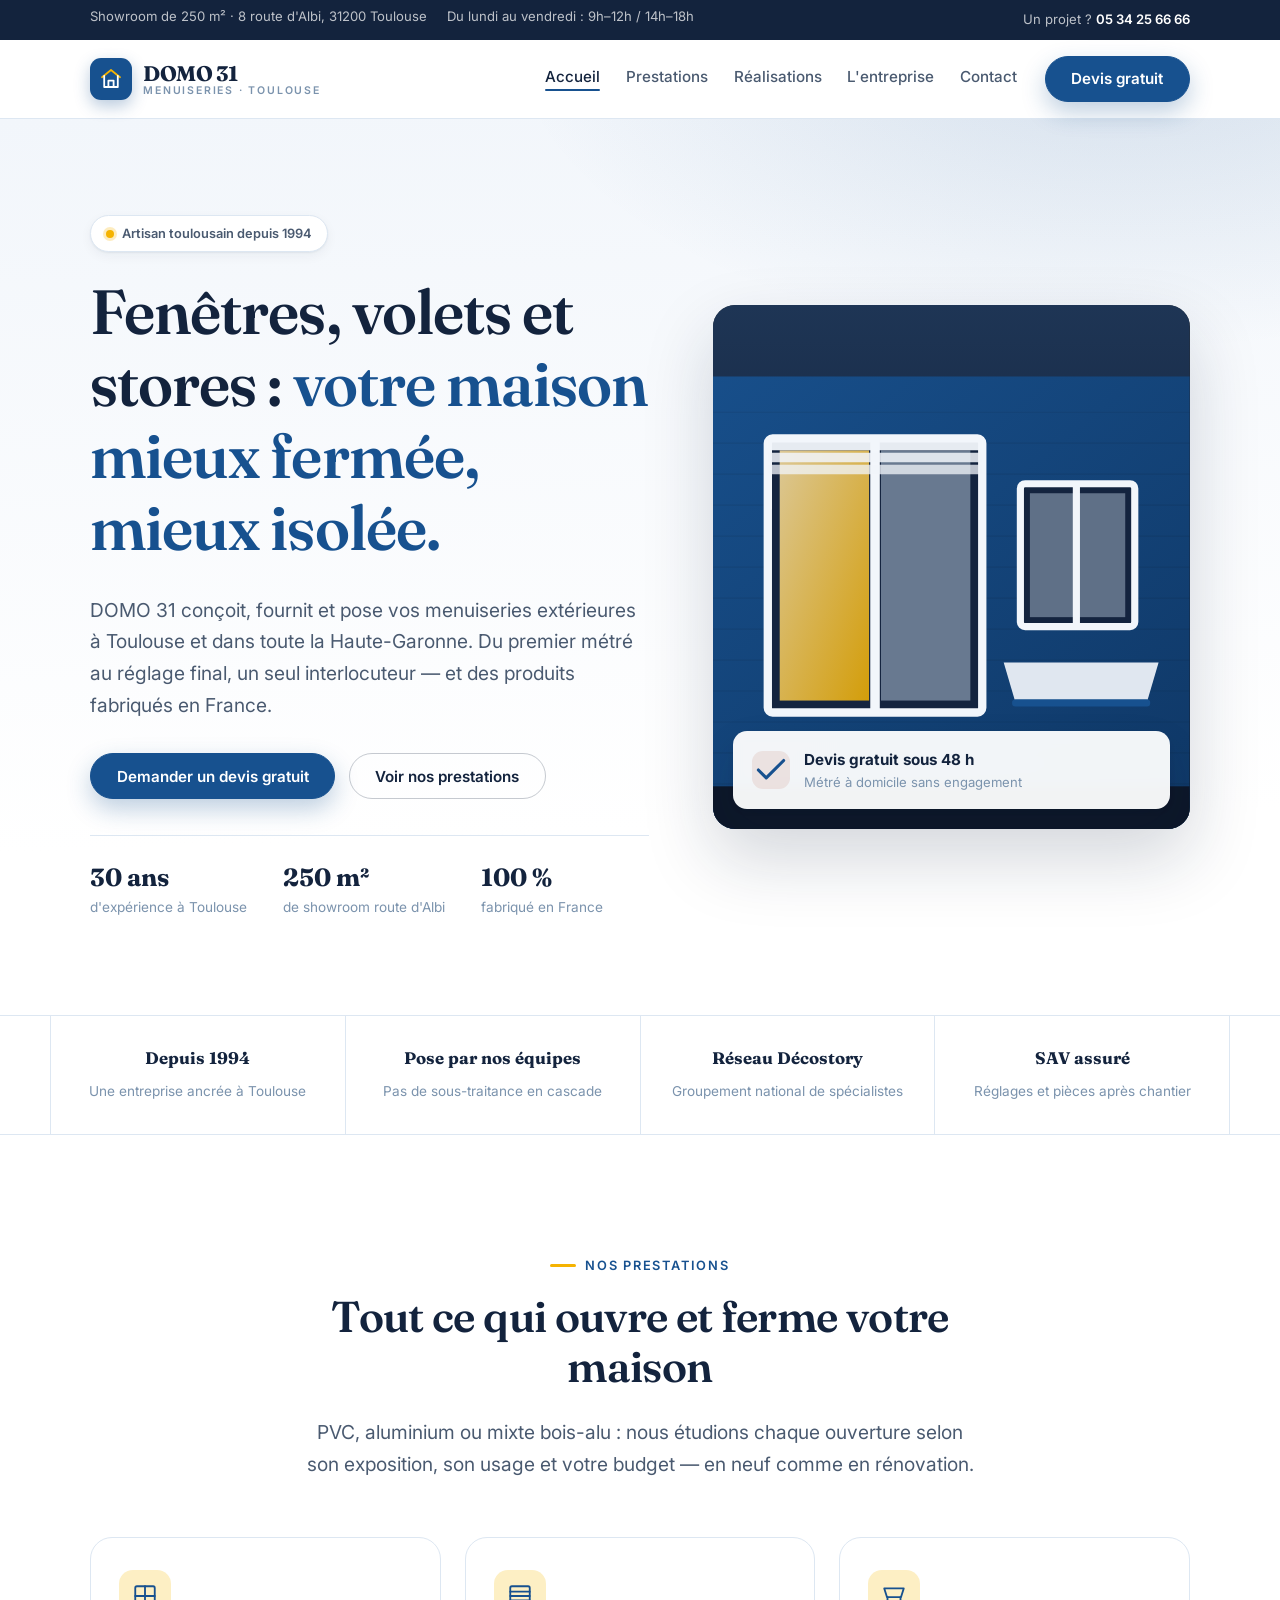
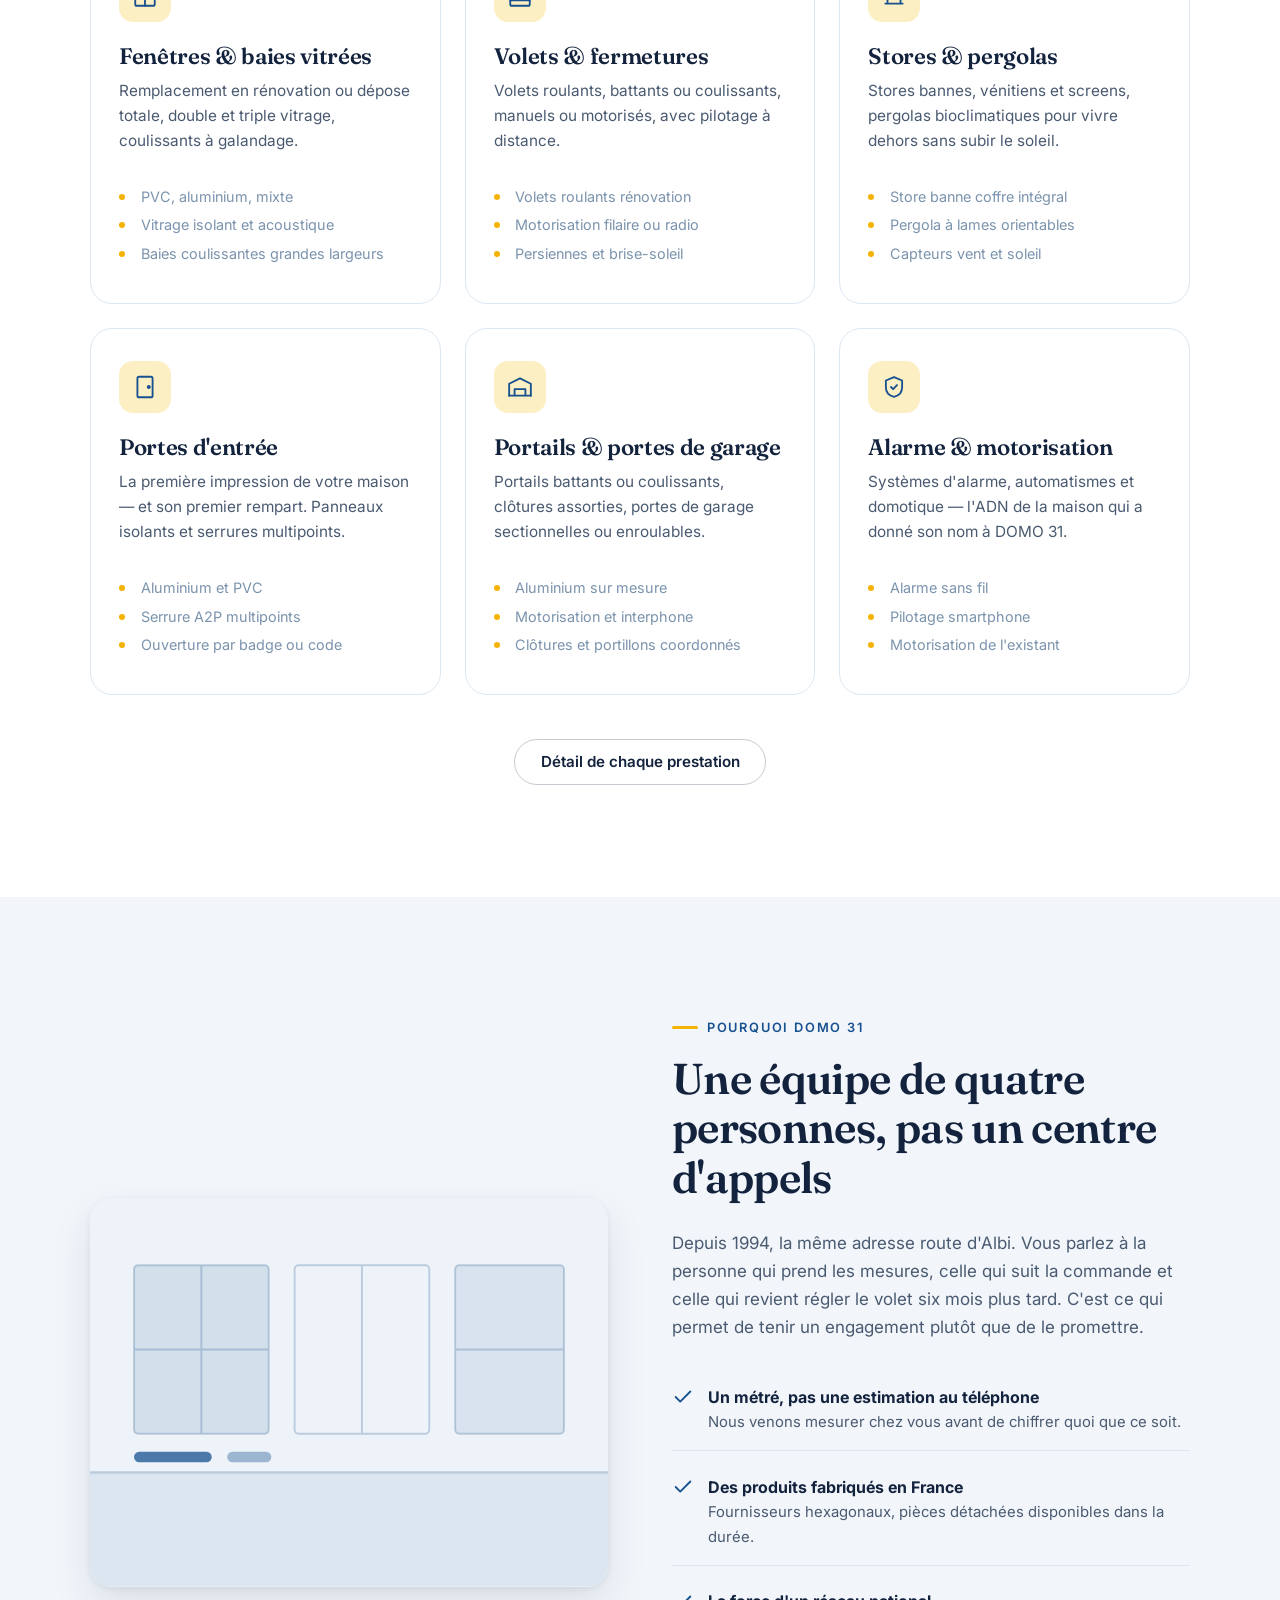
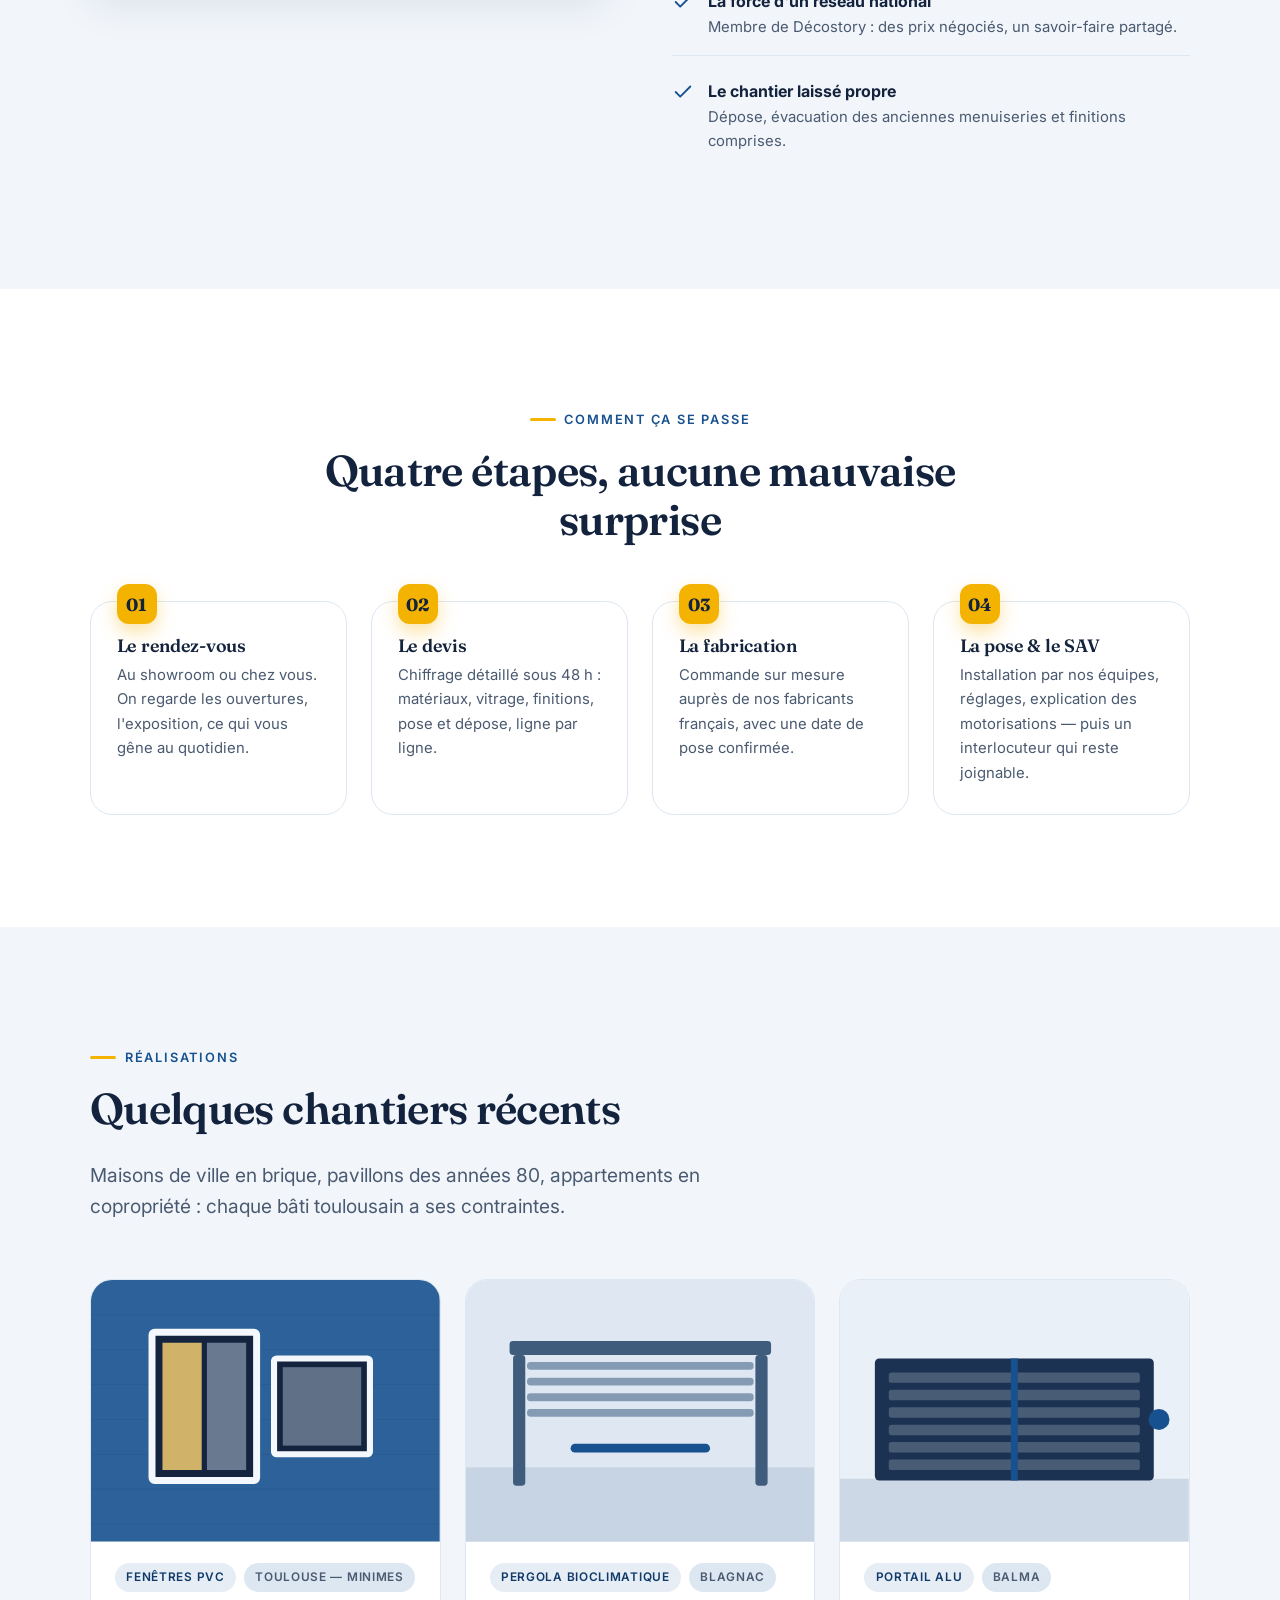
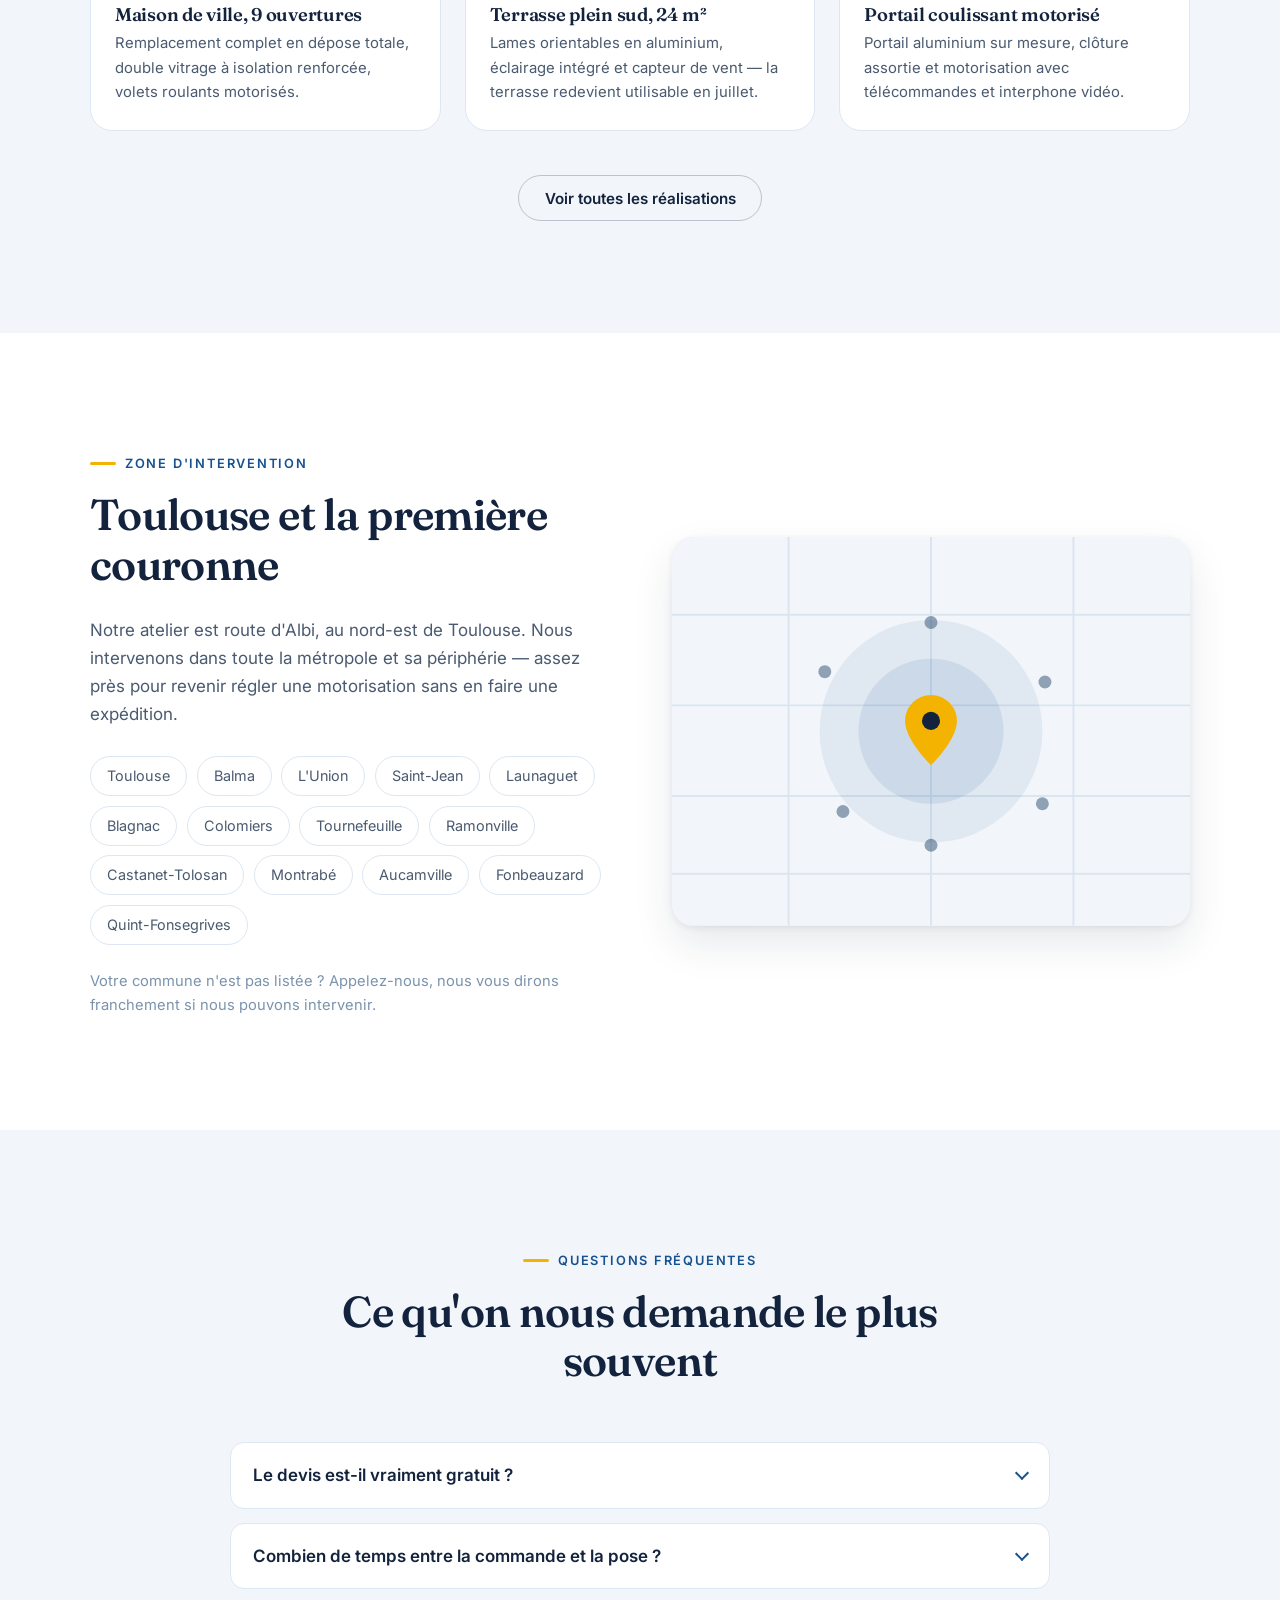
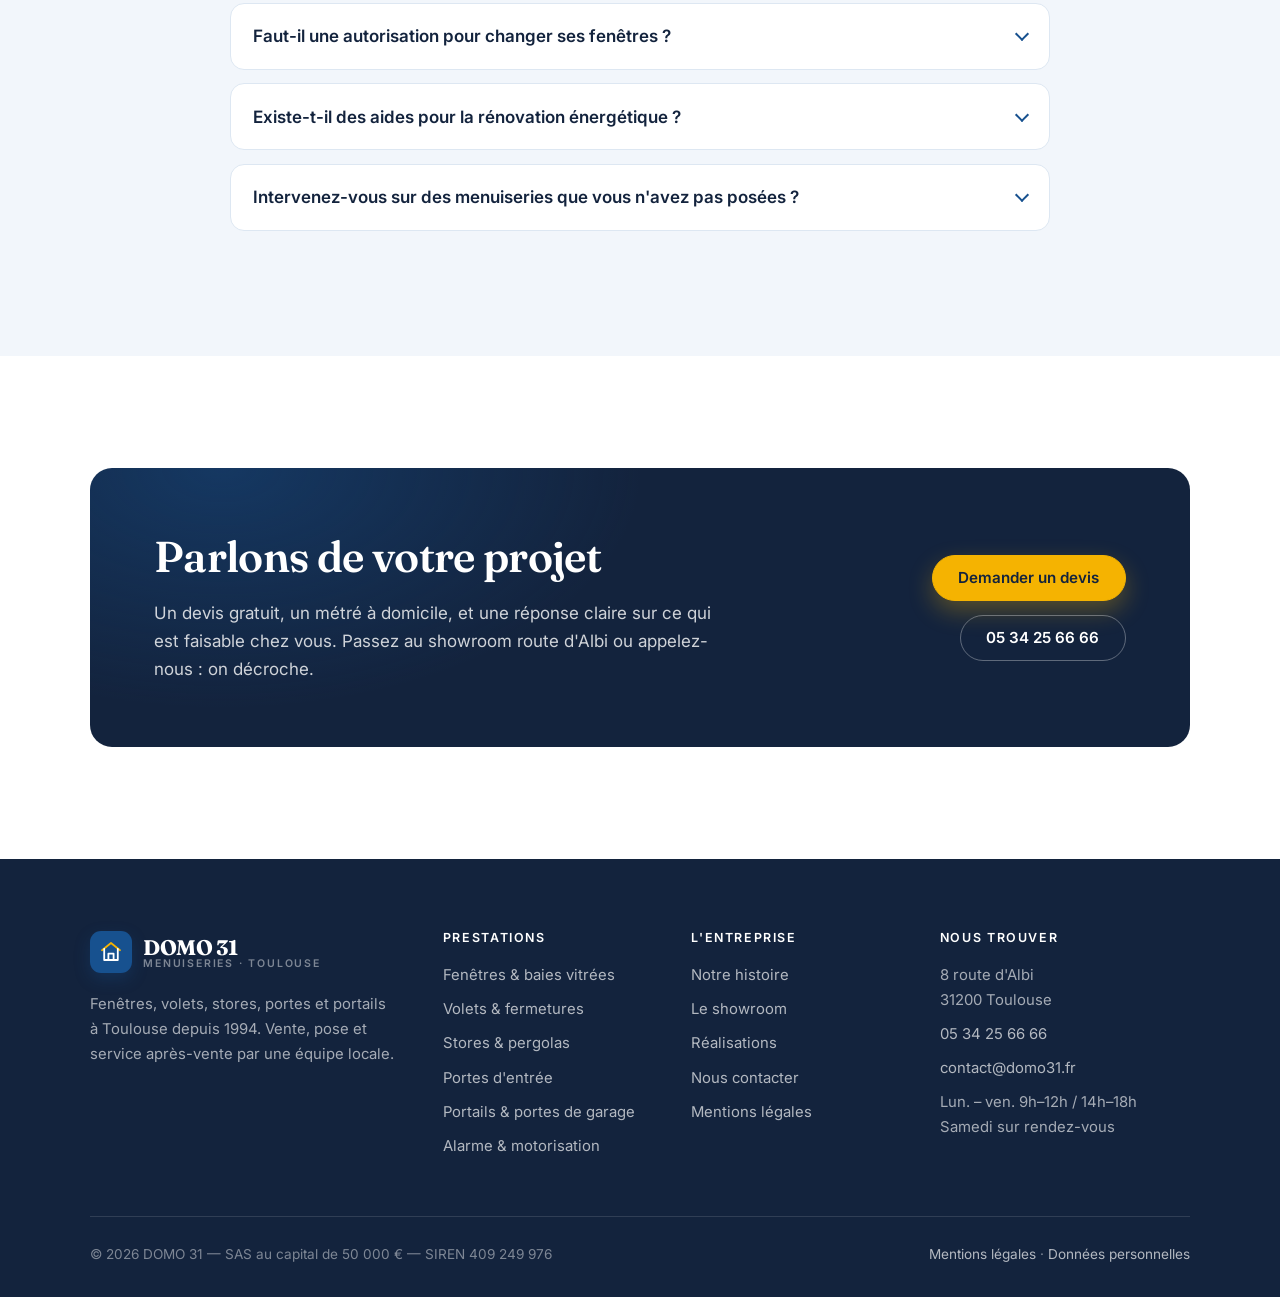
<file: websites/domo31/index.html>
<!DOCTYPE html>
<html lang="fr">
<head>
<meta charset="utf-8">
<meta name="viewport" content="width=device-width, initial-scale=1">
<title>DOMO 31 — Fenêtres, volets, stores et portails à Toulouse</title>
<meta name="description" content="Menuiseries extérieures à Toulouse depuis 1994 : fenêtres PVC et alu, volets, stores, pergolas, portes d'entrée, portails et alarme. Showroom de 250 m², devis gratuit.">
<link rel="canonical" href="https://www.domo31.fr/">
<meta name="theme-color" content="#17518f">
<meta property="og:type" content="website">
<meta property="og:locale" content="fr_FR">
<meta property="og:site_name" content="DOMO 31">
<meta property="og:title" content="DOMO 31 — Fenêtres, volets, stores et portails à Toulouse">
<meta property="og:description" content="Menuiseries extérieures à Toulouse depuis 1994 : fenêtres PVC et alu, volets, stores, pergolas, portes d'entrée, portails et alarme. Showroom de 250 m², devis gratuit.">
<meta property="og:url" content="https://www.domo31.fr/">
<link rel="icon" href="assets/img/favicon.svg" type="image/svg+xml">
<link rel="preconnect" href="https://fonts.googleapis.com">
<link rel="preconnect" href="https://fonts.gstatic.com" crossorigin>
<link href="https://fonts.googleapis.com/css2?family=Fraunces:opsz,wght@9..144,500;9..144,600;9..144,700&family=Inter:wght@400;500;600;700&display=swap" rel="stylesheet">
<link rel="stylesheet" href="assets/css/style.css">
</head>
<body>

<a class="visuellement-cache" href="#contenu">Aller au contenu principal</a>

<div class="bandeau-info">
  <div class="conteneur">
    <ul class="bandeau-info__liste" style="list-style:none;margin:0;padding:0">
      <li>Showroom de 250 m² &middot; 8 route d'Albi, 31200 Toulouse</li>
      <li>Du lundi au vendredi&nbsp;: 9h–12h / 14h–18h</li>
    </ul>
    <p style="margin:0">Un projet&nbsp;? <a href="tel:+33534256666">05 34 25 66 66</a></p>
  </div>
</div>

<header class="entete">
  <div class="conteneur">
    <a class="logo" href="index.html" aria-label="DOMO 31 — accueil">
      <span class="logo__marque" aria-hidden="true">
        <svg width="24" height="24" viewBox="0 0 24 24" fill="none" stroke="#fff" stroke-width="1.8" stroke-linecap="round" stroke-linejoin="round">
          <path d="M3 10.2 12 3l9 7.2" stroke="#f5b301"/><path d="M5.2 9v11h13.6V9"/><path d="M9.4 20v-6.4h5.2V20"/>
        </svg>
      </span>
      <span class="logo__texte">
        <span class="logo__nom">DOMO 31</span>
        <span class="logo__baseline">Menuiseries &middot; Toulouse</span>
      </span>
    </a>

    <button class="burger" type="button" data-burger aria-expanded="false" aria-controls="navigation-principale" aria-label="Ouvrir le menu">
      <span class="burger__barres" aria-hidden="true"></span>
    </button>

    <nav class="nav" id="navigation-principale" data-nav aria-label="Navigation principale">
      <ul class="nav__liste">
        <li><a class="nav__lien" href="index.html" aria-current="page">Accueil</a></li>
        <li><a class="nav__lien" href="prestations.html">Prestations</a></li>
        <li><a class="nav__lien" href="realisations.html">Réalisations</a></li>
        <li><a class="nav__lien" href="entreprise.html">L'entreprise</a></li>
        <li><a class="nav__lien" href="contact.html">Contact</a></li>
      </ul>
      <a class="btn btn--primaire" href="contact.html">Devis gratuit</a>
    </nav>
  </div>
</header>

<main id="contenu">
<section class="hero">
  <div class="conteneur">
    <div class="hero__texte">
      <p class="hero__badge"><span class="point" aria-hidden="true"></span> Artisan toulousain depuis 1994</p>
      <h1>Fenêtres, volets et stores&nbsp;: <em>votre maison mieux fermée, mieux isolée.</em></h1>
      <p class="chapeau">DOMO 31 conçoit, fournit et pose vos menuiseries extérieures à Toulouse et dans toute la Haute-Garonne. Du premier métré au réglage final, un seul interlocuteur — et des produits fabriqués en France.</p>

      <div class="groupe-btn">
        <a class="btn btn--primaire" href="contact.html">Demander un devis gratuit</a>
        <a class="btn btn--secondaire" href="prestations.html">Voir nos prestations</a>
      </div>

      <ul class="hero__preuves">
        <li><strong>30 ans</strong><span>d'expérience à Toulouse</span></li>
        <li><strong>250 m²</strong><span>de showroom route d'Albi</span></li>
        <li><strong>100 %</strong><span>fabriqué en France</span></li>
      </ul>
    </div>

    <div class="hero__visuel" role="img" aria-label="Illustration d'une façade équipée de menuiseries DOMO 31">
      <svg viewBox="0 0 400 440" preserveAspectRatio="xMidYMid slice" xmlns="http://www.w3.org/2000/svg">
        <defs>
          <linearGradient id="ciel" x1="0" y1="0" x2="0" y2="1">
            <stop offset="0%" stop-color="#1e3555"/><stop offset="100%" stop-color="#0d1729"/>
          </linearGradient>
          <linearGradient id="lumiere" x1="0" y1="0" x2="1" y2="1">
            <stop offset="0%" stop-color="#ffe4a3"/><stop offset="100%" stop-color="#f5b301"/>
          </linearGradient>
          <linearGradient id="facade" x1="0" y1="0" x2="1" y2="1">
            <stop offset="0%" stop-color="#17518f"/><stop offset="100%" stop-color="#0f3a6b"/>
          </linearGradient>
        </defs>

        <rect width="400" height="440" fill="url(#ciel)"/>

        <!-- façade -->
        <rect x="0" y="60" width="400" height="380" fill="url(#facade)" opacity=".92"/>
        <g stroke="#000" stroke-opacity=".08" stroke-width="1">
          <path d="M0 90h400M0 116h400M0 142h400M0 168h400M0 194h400M0 220h400M0 246h400M0 272h400M0 298h400M0 324h400M0 350h400M0 376h400M0 402h400"/>
        </g>

        <!-- grande baie vitrée -->
        <rect x="46" y="112" width="180" height="230" rx="4" fill="#14243f" stroke="#f2f6fb" stroke-width="7"/>
        <rect x="56" y="122" width="75" height="210" fill="url(#lumiere)" opacity=".85"/>
        <rect x="141" y="122" width="75" height="210" fill="#cfe0f2" opacity=".45"/>
        <rect x="132" y="112" width="8" height="230" fill="#f2f6fb"/>

        <!-- volet roulant partiellement descendu -->
        <g fill="#f2f6fb" opacity=".95">
          <rect x="46" y="112" width="180" height="10" rx="2"/>
          <rect x="46" y="124" width="180" height="8" rx="2" opacity=".9"/>
          <rect x="46" y="134" width="180" height="8" rx="2" opacity=".8"/>
        </g>

        <!-- fenêtre secondaire -->
        <rect x="258" y="150" width="96" height="120" rx="4" fill="#14243f" stroke="#f2f6fb" stroke-width="6"/>
        <rect x="266" y="158" width="80" height="104" fill="#cfe0f2" opacity=".4"/>
        <rect x="302" y="150" width="6" height="120" fill="#f2f6fb"/>

        <!-- store banne -->
        <path d="M244 300h130l-10 34H254z" fill="#f2f6fb" opacity=".92"/>
        <path d="M254 334h110" stroke="#17518f" stroke-width="6" stroke-linecap="round"/>

        <!-- sol -->
        <rect x="0" y="404" width="400" height="36" fill="#0d1729"/>
      </svg>
      <p class="hero__etiquette">
        <span aria-hidden="true" style="flex:0 0 auto;width:38px;height:38px;border-radius:11px;background:rgba(180,85,60,.12);display:grid;place-items:center">
          <svg width="20" height="20" viewBox="0 0 24 24" fill="none" stroke="#17518f" stroke-width="2" stroke-linecap="round" stroke-linejoin="round"><path d="m20 6-11 11-5-5"/></svg>
        </span>
        <span><strong>Devis gratuit sous 48 h</strong><span>Métré à domicile sans engagement</span></span>
      </p>
    </div>
  </div>
</section>

<section class="confiance">
  <div class="conteneur" style="padding-inline:0">
    <div class="confiance__grille">
      <div class="confiance__item"><strong>Depuis 1994</strong><span>Une entreprise ancrée à Toulouse</span></div>
      <div class="confiance__item"><strong>Pose par nos équipes</strong><span>Pas de sous-traitance en cascade</span></div>
      <div class="confiance__item"><strong>Réseau Décostory</strong><span>Groupement national de spécialistes</span></div>
      <div class="confiance__item"><strong>SAV assuré</strong><span>Réglages et pièces après chantier</span></div>
    </div>
  </div>
</section>

<section class="section">
  <div class="conteneur">
    <div class="entete-section entete-section--centre" data-anim>
      <p class="surtitre">Nos prestations</p>
      <h2>Tout ce qui ouvre et ferme votre maison</h2>
      <p class="chapeau" style="margin-inline:auto">PVC, aluminium ou mixte bois-alu&nbsp;: nous étudions chaque ouverture selon son exposition, son usage et votre budget — en neuf comme en rénovation.</p>
    </div>

    <div class="grille-cartes">
      <article class="carte" data-anim>
        <span class="carte__icone" aria-hidden="true">
          <svg viewBox="0 0 24 24" fill="none" stroke="currentColor" stroke-width="1.7" stroke-linecap="round" stroke-linejoin="round"><rect x="3" y="3" width="18" height="18" rx="1.5"/><path d="M12 3v18M3 12h18"/></svg>
        </span>
        <h3>Fenêtres &amp; baies vitrées</h3>
        <p>Remplacement en rénovation ou dépose totale, double et triple vitrage, coulissants à galandage.</p>
        <ul class="carte__liste"><li>PVC, aluminium, mixte</li><li>Vitrage isolant et acoustique</li><li>Baies coulissantes grandes largeurs</li></ul>
      </article>

      <article class="carte" data-anim>
        <span class="carte__icone" aria-hidden="true">
          <svg viewBox="0 0 24 24" fill="none" stroke="currentColor" stroke-width="1.7" stroke-linecap="round" stroke-linejoin="round"><rect x="3" y="3" width="18" height="18" rx="1.5"/><path d="M3 8h18M3 12h18M3 16h18"/></svg>
        </span>
        <h3>Volets &amp; fermetures</h3>
        <p>Volets roulants, battants ou coulissants, manuels ou motorisés, avec pilotage à distance.</p>
        <ul class="carte__liste"><li>Volets roulants rénovation</li><li>Motorisation filaire ou radio</li><li>Persiennes et brise-soleil</li></ul>
      </article>

      <article class="carte" data-anim>
        <span class="carte__icone" aria-hidden="true">
          <svg viewBox="0 0 24 24" fill="none" stroke="currentColor" stroke-width="1.7" stroke-linecap="round" stroke-linejoin="round"><path d="M3 5h18l-2.5 8H5.5z"/><path d="M6 13v6M18 13v6M4 19h16"/></svg>
        </span>
        <h3>Stores &amp; pergolas</h3>
        <p>Stores bannes, vénitiens et screens, pergolas bioclimatiques pour vivre dehors sans subir le soleil.</p>
        <ul class="carte__liste"><li>Store banne coffre intégral</li><li>Pergola à lames orientables</li><li>Capteurs vent et soleil</li></ul>
      </article>

      <article class="carte" data-anim>
        <span class="carte__icone" aria-hidden="true">
          <svg viewBox="0 0 24 24" fill="none" stroke="currentColor" stroke-width="1.7" stroke-linecap="round" stroke-linejoin="round"><rect x="5" y="2.5" width="14" height="19" rx="1.5"/><circle cx="15.5" cy="12" r="1"/></svg>
        </span>
        <h3>Portes d'entrée</h3>
        <p>La première impression de votre maison — et son premier rempart. Panneaux isolants et serrures multipoints.</p>
        <ul class="carte__liste"><li>Aluminium et PVC</li><li>Serrure A2P multipoints</li><li>Ouverture par badge ou code</li></ul>
      </article>

      <article class="carte" data-anim>
        <span class="carte__icone" aria-hidden="true">
          <svg viewBox="0 0 24 24" fill="none" stroke="currentColor" stroke-width="1.7" stroke-linecap="round" stroke-linejoin="round"><path d="M2 20V9l10-5 10 5v11"/><path d="M2 20h20M7 20v-6h10v6"/></svg>
        </span>
        <h3>Portails &amp; portes de garage</h3>
        <p>Portails battants ou coulissants, clôtures assorties, portes de garage sectionnelles ou enroulables.</p>
        <ul class="carte__liste"><li>Aluminium sur mesure</li><li>Motorisation et interphone</li><li>Clôtures et portillons coordonnés</li></ul>
      </article>

      <article class="carte" data-anim>
        <span class="carte__icone" aria-hidden="true">
          <svg viewBox="0 0 24 24" fill="none" stroke="currentColor" stroke-width="1.7" stroke-linecap="round" stroke-linejoin="round"><path d="M12 2.8 4.5 6v6.2c0 4.6 3.1 7.9 7.5 9 4.4-1.1 7.5-4.4 7.5-9V6z"/><path d="m9.2 12 2 2 3.6-3.8"/></svg>
        </span>
        <h3>Alarme &amp; motorisation</h3>
        <p>Systèmes d'alarme, automatismes et domotique — l'ADN de la maison qui a donné son nom à DOMO 31.</p>
        <ul class="carte__liste"><li>Alarme sans fil</li><li>Pilotage smartphone</li><li>Motorisation de l'existant</li></ul>
      </article>
    </div>

    <div class="groupe-btn" style="justify-content:center;margin-top:2.75rem">
      <a class="btn btn--secondaire" href="prestations.html">Détail de chaque prestation</a>
    </div>
  </div>
</section>

<section class="section section--brume">
  <div class="conteneur">
    <div class="duo">
      <div class="duo__visuel" role="img" aria-label="Illustration de l'atelier et du showroom DOMO 31">
        <svg viewBox="0 0 400 300" preserveAspectRatio="xMidYMid slice" xmlns="http://www.w3.org/2000/svg">
          <rect width="400" height="300" fill="#edf3f9"/>
          <rect x="0" y="212" width="400" height="88" fill="#dce6f1"/>
          <g stroke="#bcccdd" stroke-width="1.5" fill="none">
            <rect x="34" y="52" width="104" height="130" rx="3"/><path d="M86 52v130M34 117h104"/>
            <rect x="158" y="52" width="104" height="130" rx="3"/><path d="M210 52v130"/>
            <rect x="282" y="52" width="84" height="130" rx="3"/><path d="M282 117h84"/>
          </g>
          <rect x="34" y="52" width="104" height="130" rx="3" fill="#17518f" opacity=".12"/>
          <rect x="282" y="52" width="84" height="130" rx="3" fill="#1f5b96" opacity=".1"/>
          <g fill="#17518f" opacity=".75">
            <rect x="34" y="196" width="60" height="8" rx="4"/>
            <rect x="106" y="196" width="34" height="8" rx="4" opacity=".5"/>
          </g>
          <path d="M0 212h400" stroke="#bcccdd" stroke-width="2"/>
        </svg>
      </div>

      <div data-anim>
        <p class="surtitre">Pourquoi DOMO 31</p>
        <h2>Une équipe de quatre personnes, pas un centre d'appels</h2>
        <p>Depuis 1994, la même adresse route d'Albi. Vous parlez à la personne qui prend les mesures, celle qui suit la commande et celle qui revient régler le volet six mois plus tard. C'est ce qui permet de tenir un engagement plutôt que de le promettre.</p>

        <ul class="liste-atouts">
          <li>
            <svg viewBox="0 0 24 24" fill="none" stroke="currentColor" stroke-width="2" stroke-linecap="round" stroke-linejoin="round" aria-hidden="true"><path d="m20 6-11 11-5-5"/></svg>
            <span><strong>Un métré, pas une estimation au téléphone</strong><span>Nous venons mesurer chez vous avant de chiffrer quoi que ce soit.</span></span>
          </li>
          <li>
            <svg viewBox="0 0 24 24" fill="none" stroke="currentColor" stroke-width="2" stroke-linecap="round" stroke-linejoin="round" aria-hidden="true"><path d="m20 6-11 11-5-5"/></svg>
            <span><strong>Des produits fabriqués en France</strong><span>Fournisseurs hexagonaux, pièces détachées disponibles dans la durée.</span></span>
          </li>
          <li>
            <svg viewBox="0 0 24 24" fill="none" stroke="currentColor" stroke-width="2" stroke-linecap="round" stroke-linejoin="round" aria-hidden="true"><path d="m20 6-11 11-5-5"/></svg>
            <span><strong>La force d'un réseau national</strong><span>Membre de Décostory&nbsp;: des prix négociés, un savoir-faire partagé.</span></span>
          </li>
          <li>
            <svg viewBox="0 0 24 24" fill="none" stroke="currentColor" stroke-width="2" stroke-linecap="round" stroke-linejoin="round" aria-hidden="true"><path d="m20 6-11 11-5-5"/></svg>
            <span><strong>Le chantier laissé propre</strong><span>Dépose, évacuation des anciennes menuiseries et finitions comprises.</span></span>
          </li>
        </ul>
      </div>
    </div>
  </div>
</section>

<section class="section">
  <div class="conteneur">
    <div class="entete-section entete-section--centre" data-anim>
      <p class="surtitre">Comment ça se passe</p>
      <h2>Quatre étapes, aucune mauvaise surprise</h2>
    </div>

    <div class="etapes">
      <article class="etape" data-anim>
        <h3>Le rendez-vous</h3>
        <p>Au showroom ou chez vous. On regarde les ouvertures, l'exposition, ce qui vous gêne au quotidien.</p>
      </article>
      <article class="etape" data-anim>
        <h3>Le devis</h3>
        <p>Chiffrage détaillé sous 48 h&nbsp;: matériaux, vitrage, finitions, pose et dépose, ligne par ligne.</p>
      </article>
      <article class="etape" data-anim>
        <h3>La fabrication</h3>
        <p>Commande sur mesure auprès de nos fabricants français, avec une date de pose confirmée.</p>
      </article>
      <article class="etape" data-anim>
        <h3>La pose &amp; le SAV</h3>
        <p>Installation par nos équipes, réglages, explication des motorisations — puis un interlocuteur qui reste joignable.</p>
      </article>
    </div>
  </div>
</section>

<section class="section section--brume">
  <div class="conteneur">
    <div class="entete-section" data-anim>
      <p class="surtitre">Réalisations</p>
      <h2>Quelques chantiers récents</h2>
      <p class="chapeau">Maisons de ville en brique, pavillons des années 80, appartements en copropriété&nbsp;: chaque bâti toulousain a ses contraintes.</p>
    </div>

    <div class="galerie">
      <article class="realisation" data-anim>
        <div class="realisation__visuel" role="img" aria-label="Rénovation de fenêtres dans une maison toulousaine">
          <svg viewBox="0 0 400 300" preserveAspectRatio="xMidYMid slice" xmlns="http://www.w3.org/2000/svg">
            <rect width="400" height="300" fill="#17518f" opacity=".9"/>
            <g stroke="#000" stroke-opacity=".07"><path d="M0 40h400M0 80h400M0 120h400M0 160h400M0 200h400M0 240h400M0 280h400"/></g>
            <rect x="70" y="60" width="120" height="170" rx="3" fill="#14243f" stroke="#f4f8fc" stroke-width="8"/>
            <rect x="82" y="72" width="45" height="146" fill="#ffd873" opacity=".8"/>
            <rect x="133" y="72" width="45" height="146" fill="#cfe0f2" opacity=".45"/>
            <rect x="210" y="90" width="110" height="110" rx="3" fill="#14243f" stroke="#f4f8fc" stroke-width="7"/>
            <rect x="220" y="100" width="90" height="90" fill="#cfe0f2" opacity=".4"/>
          </svg>
        </div>
        <div class="realisation__corps">
          <div class="realisation__meta"><span class="puce">Fenêtres PVC</span><span class="puce puce--neutre">Toulouse — Minimes</span></div>
          <h3>Maison de ville, 9 ouvertures</h3>
          <p>Remplacement complet en dépose totale, double vitrage à isolation renforcée, volets roulants motorisés.</p>
        </div>
      </article>

      <article class="realisation" data-anim>
        <div class="realisation__visuel" role="img" aria-label="Pergola bioclimatique sur une terrasse">
          <svg viewBox="0 0 400 300" preserveAspectRatio="xMidYMid slice" xmlns="http://www.w3.org/2000/svg">
            <rect width="400" height="300" fill="#dfe8f2"/>
            <rect x="0" y="215" width="400" height="85" fill="#c6d4e4"/>
            <g fill="#3f5c7d">
              <rect x="50" y="70" width="300" height="16" rx="4"/>
              <rect x="54" y="86" width="14" height="150" rx="4"/>
              <rect x="332" y="86" width="14" height="150" rx="4"/>
            </g>
            <g fill="#7b93ad" opacity=".9">
              <rect x="70" y="94" width="260" height="9" rx="4"/><rect x="70" y="112" width="260" height="9" rx="4"/>
              <rect x="70" y="130" width="260" height="9" rx="4"/><rect x="70" y="148" width="260" height="9" rx="4"/>
            </g>
            <rect x="120" y="188" width="160" height="10" rx="5" fill="#17518f"/>
          </svg>
        </div>
        <div class="realisation__corps">
          <div class="realisation__meta"><span class="puce">Pergola bioclimatique</span><span class="puce puce--neutre">Blagnac</span></div>
          <h3>Terrasse plein sud, 24 m²</h3>
          <p>Lames orientables en aluminium, éclairage intégré et capteur de vent — la terrasse redevient utilisable en juillet.</p>
        </div>
      </article>

      <article class="realisation" data-anim>
        <div class="realisation__visuel" role="img" aria-label="Portail aluminium coulissant motorisé">
          <svg viewBox="0 0 400 300" preserveAspectRatio="xMidYMid slice" xmlns="http://www.w3.org/2000/svg">
            <rect width="400" height="300" fill="#eaf0f7"/>
            <rect x="0" y="228" width="400" height="72" fill="#ccd8e5"/>
            <rect x="40" y="90" width="320" height="140" rx="5" fill="#1c3252"/>
            <g fill="#eaf0f7" opacity=".22">
              <rect x="56" y="106" width="288" height="12" rx="3"/><rect x="56" y="126" width="288" height="12" rx="3"/>
              <rect x="56" y="146" width="288" height="12" rx="3"/><rect x="56" y="166" width="288" height="12" rx="3"/>
              <rect x="56" y="186" width="288" height="12" rx="3"/><rect x="56" y="206" width="288" height="12" rx="3"/>
            </g>
            <rect x="196" y="90" width="8" height="140" fill="#17518f"/>
            <circle cx="366" cy="160" r="12" fill="#17518f"/>
          </svg>
        </div>
        <div class="realisation__corps">
          <div class="realisation__meta"><span class="puce">Portail alu</span><span class="puce puce--neutre">Balma</span></div>
          <h3>Portail coulissant motorisé</h3>
          <p>Portail aluminium sur mesure, clôture assortie et motorisation avec télécommandes et interphone vidéo.</p>
        </div>
      </article>
    </div>

    <div class="groupe-btn" style="justify-content:center;margin-top:2.75rem">
      <a class="btn btn--secondaire" href="realisations.html">Voir toutes les réalisations</a>
    </div>
  </div>
</section>

<section class="section">
  <div class="conteneur">
    <div class="duo duo--inverse">
      <div class="duo__visuel" role="img" aria-label="Carte stylisée de la zone d'intervention autour de Toulouse">
        <svg viewBox="0 0 400 300" preserveAspectRatio="xMidYMid slice" xmlns="http://www.w3.org/2000/svg">
          <rect width="400" height="300" fill="#f2f6fb"/>
          <g stroke="#dae5f0" stroke-width="1.5" fill="none">
            <path d="M0 60h400M0 130h400M0 200h400M0 260h400M90 0v300M200 0v300M310 0v300"/>
          </g>
          <circle cx="200" cy="150" r="86" fill="#17518f" opacity=".08"/>
          <circle cx="200" cy="150" r="56" fill="#17518f" opacity=".1"/>
          <path d="M200 122c-11 0-20 9-20 20 0 15 20 34 20 34s20-19 20-34c0-11-9-20-20-20z" fill="#f5b301"/>
          <circle cx="200" cy="142" r="7" fill="#13233d"/>
          <g fill="#3f5c7d" opacity=".55">
            <circle cx="118" cy="104" r="5"/><circle cx="288" cy="112" r="5"/><circle cx="132" cy="212" r="5"/>
            <circle cx="286" cy="206" r="5"/><circle cx="200" cy="66" r="5"/><circle cx="200" cy="238" r="5"/>
          </g>
        </svg>
      </div>

      <div data-anim>
        <p class="surtitre">Zone d'intervention</p>
        <h2>Toulouse et la première couronne</h2>
        <p>Notre atelier est route d'Albi, au nord-est de Toulouse. Nous intervenons dans toute la métropole et sa périphérie — assez près pour revenir régler une motorisation sans en faire une expédition.</p>
        <ul class="communes">
          <li>Toulouse</li><li>Balma</li><li>L'Union</li><li>Saint-Jean</li><li>Launaguet</li>
          <li>Blagnac</li><li>Colomiers</li><li>Tournefeuille</li><li>Ramonville</li><li>Castanet-Tolosan</li>
          <li>Montrabé</li><li>Aucamville</li><li>Fonbeauzard</li><li>Quint-Fonsegrives</li>
        </ul>
        <p style="margin-top:1.5rem;font-size:.92rem;color:var(--ardoise-clair)">Votre commune n'est pas listée&nbsp;? Appelez-nous, nous vous dirons franchement si nous pouvons intervenir.</p>
      </div>
    </div>
  </div>
</section>

<section class="section section--brume">
  <div class="conteneur">
    <div class="entete-section entete-section--centre" data-anim>
      <p class="surtitre">Questions fréquentes</p>
      <h2>Ce qu'on nous demande le plus souvent</h2>
    </div>

    <div class="faq">
      <details>
        <summary>Le devis est-il vraiment gratuit&nbsp;?</summary>
        <div class="faq__reponse"><p>Oui, déplacement, métré et chiffrage compris, sans engagement. Nous préférons mesurer nous-mêmes plutôt que de vous faire relever des cotes au téléphone&nbsp;: une menuiserie mal mesurée est une menuiserie à refaire.</p></div>
      </details>
      <details>
        <summary>Combien de temps entre la commande et la pose&nbsp;?</summary>
        <div class="faq__reponse"><p>Cela dépend du produit et de la période. Les menuiseries étant fabriquées sur mesure, comptez généralement plusieurs semaines entre la commande et la pose. Le délai réel vous est annoncé à la signature du devis, pas après.</p></div>
      </details>
      <details>
        <summary>Faut-il une autorisation pour changer ses fenêtres&nbsp;?</summary>
        <div class="faq__reponse"><p>Modifier l'aspect extérieur d'un bâtiment demande le plus souvent une déclaration préalable en mairie, et l'accord de la copropriété en immeuble. Certains secteurs de Toulouse sont par ailleurs soumis à des règles patrimoniales. Nous vous indiquons les démarches applicables à votre situation lors du métré.</p></div>
      </details>
      <details>
        <summary>Existe-t-il des aides pour la rénovation énergétique&nbsp;?</summary>
        <div class="faq__reponse"><p>Le remplacement de menuiseries peut ouvrir droit à certains dispositifs d'aide, sous conditions de ressources, de performance des produits et de qualification de l'installateur. Les règles évoluent chaque année&nbsp;: nous faisons le point avec vous sur ce qui s'applique au moment de votre projet, sans rien promettre à l'avance.</p></div>
      </details>
      <details>
        <summary>Intervenez-vous sur des menuiseries que vous n'avez pas posées&nbsp;?</summary>
        <div class="faq__reponse"><p>Souvent, oui&nbsp;: motorisation d'un volet existant, remplacement d'un tablier, réglage d'un coulissant. Décrivez-nous le problème par téléphone, nous vous dirons si c'est réparable ou s'il vaut mieux remplacer.</p></div>
      </details>
    </div>
  </div>
</section>

<section class="section">
  <div class="conteneur">
    <div class="cta" data-anim>
      <div>
        <h2 style="margin-bottom:.4em">Parlons de votre projet</h2>
        <p>Un devis gratuit, un métré à domicile, et une réponse claire sur ce qui est faisable chez vous. Passez au showroom route d'Albi ou appelez-nous&nbsp;: on décroche.</p>
      </div>
      <div class="groupe-btn">
        <a class="btn btn--accent" href="contact.html">Demander un devis</a>
        <a class="btn btn--secondaire" href="tel:+33534256666">05 34 25 66 66</a>
      </div>
    </div>
  </div>
</section>
</main>

<footer class="pied">
  <div class="conteneur">
    <div class="pied__grille">
      <div>
        <span class="logo">
          <span class="logo__marque" aria-hidden="true">
            <svg width="24" height="24" viewBox="0 0 24 24" fill="none" stroke="#fff" stroke-width="1.8" stroke-linecap="round" stroke-linejoin="round">
              <path d="M3 10.2 12 3l9 7.2" stroke="#f5b301"/><path d="M5.2 9v11h13.6V9"/><path d="M9.4 20v-6.4h5.2V20"/>
            </svg>
          </span>
          <span class="logo__texte">
            <span class="logo__nom">DOMO 31</span>
            <span class="logo__baseline">Menuiseries &middot; Toulouse</span>
          </span>
        </span>
        <p class="pied__intro">Fenêtres, volets, stores, portes et portails à Toulouse depuis 1994. Vente, pose et service après-vente par une équipe locale.</p>
      </div>

      <div>
        <h4>Prestations</h4>
        <ul>
          <li><a href="prestations.html#fenetres">Fenêtres &amp; baies vitrées</a></li>
          <li><a href="prestations.html#volets">Volets &amp; fermetures</a></li>
          <li><a href="prestations.html#stores">Stores &amp; pergolas</a></li>
          <li><a href="prestations.html#portes">Portes d'entrée</a></li>
          <li><a href="prestations.html#portails">Portails &amp; portes de garage</a></li>
          <li><a href="prestations.html#securite">Alarme &amp; motorisation</a></li>
        </ul>
      </div>

      <div>
        <h4>L'entreprise</h4>
        <ul>
          <li><a href="entreprise.html">Notre histoire</a></li>
          <li><a href="entreprise.html#showroom">Le showroom</a></li>
          <li><a href="realisations.html">Réalisations</a></li>
          <li><a href="contact.html">Nous contacter</a></li>
          <li><a href="mentions-legales.html">Mentions légales</a></li>
        </ul>
      </div>

      <div>
        <h4>Nous trouver</h4>
        <ul>
          <li>8 route d'Albi<br>31200 Toulouse</li>
          <li><a href="tel:+33534256666">05 34 25 66 66</a></li>
          <li><a href="mailto:contact@domo31.fr">contact@domo31.fr</a></li>
          <li>Lun. – ven. 9h–12h / 14h–18h<br>Samedi sur rendez-vous</li>
        </ul>
      </div>
    </div>

    <div class="pied__bas">
      <p style="margin:0">&copy; <span data-annee>2026</span> DOMO 31 — SAS au capital de 50 000 € — SIREN 409 249 976</p>
      <p style="margin:0"><a href="mentions-legales.html">Mentions légales</a> &middot; <a href="mentions-legales.html#donnees">Données personnelles</a></p>
    </div>
  </div>
</footer>

<div class="barre-mobile">
  <a class="btn btn--secondaire" href="tel:+33534256666">Appeler</a>
  <a class="btn btn--primaire" href="contact.html">Devis gratuit</a>
</div>

<script src="assets/js/main.js" defer></script>

<script type="application/ld+json">
{
  "@context": "https://schema.org",
  "@type": "HomeAndConstructionBusiness",
  "name": "DOMO 31",
  "description": "Vente et pose de menuiseries extérieures à Toulouse : fenêtres, volets, stores, portes d'entrée, portails et automatismes.",
  "url": "https://www.domo31.fr/",
  "telephone": "+33534256666",
  "email": "contact@domo31.fr",
  "foundingDate": "1994",
  "address": {
    "@type": "PostalAddress",
    "streetAddress": "8 route d'Albi",
    "postalCode": "31200",
    "addressLocality": "Toulouse",
    "addressRegion": "Occitanie",
    "addressCountry": "FR"
  },
  "areaServed": [
    { "@type": "City", "name": "Toulouse" },
    { "@type": "AdministrativeArea", "name": "Haute-Garonne" }
  ],
  "openingHoursSpecification": [
    {
      "@type": "OpeningHoursSpecification",
      "dayOfWeek": ["Monday", "Tuesday", "Wednesday", "Thursday", "Friday"],
      "opens": "09:00",
      "closes": "12:00"
    },
    {
      "@type": "OpeningHoursSpecification",
      "dayOfWeek": ["Monday", "Tuesday", "Wednesday", "Thursday", "Friday"],
      "opens": "14:00",
      "closes": "18:00"
    }
  ],
  "makesOffer": [
    { "@type": "Offer", "itemOffered": { "@type": "Service", "name": "Fenêtres et baies vitrées" } },
    { "@type": "Offer", "itemOffered": { "@type": "Service", "name": "Volets et fermetures" } },
    { "@type": "Offer", "itemOffered": { "@type": "Service", "name": "Stores et pergolas" } },
    { "@type": "Offer", "itemOffered": { "@type": "Service", "name": "Portes d'entrée" } },
    { "@type": "Offer", "itemOffered": { "@type": "Service", "name": "Portails et portes de garage" } },
    { "@type": "Offer", "itemOffered": { "@type": "Service", "name": "Alarme et motorisation" } }
  ]
}
</script>
</body>
</html>
</file>
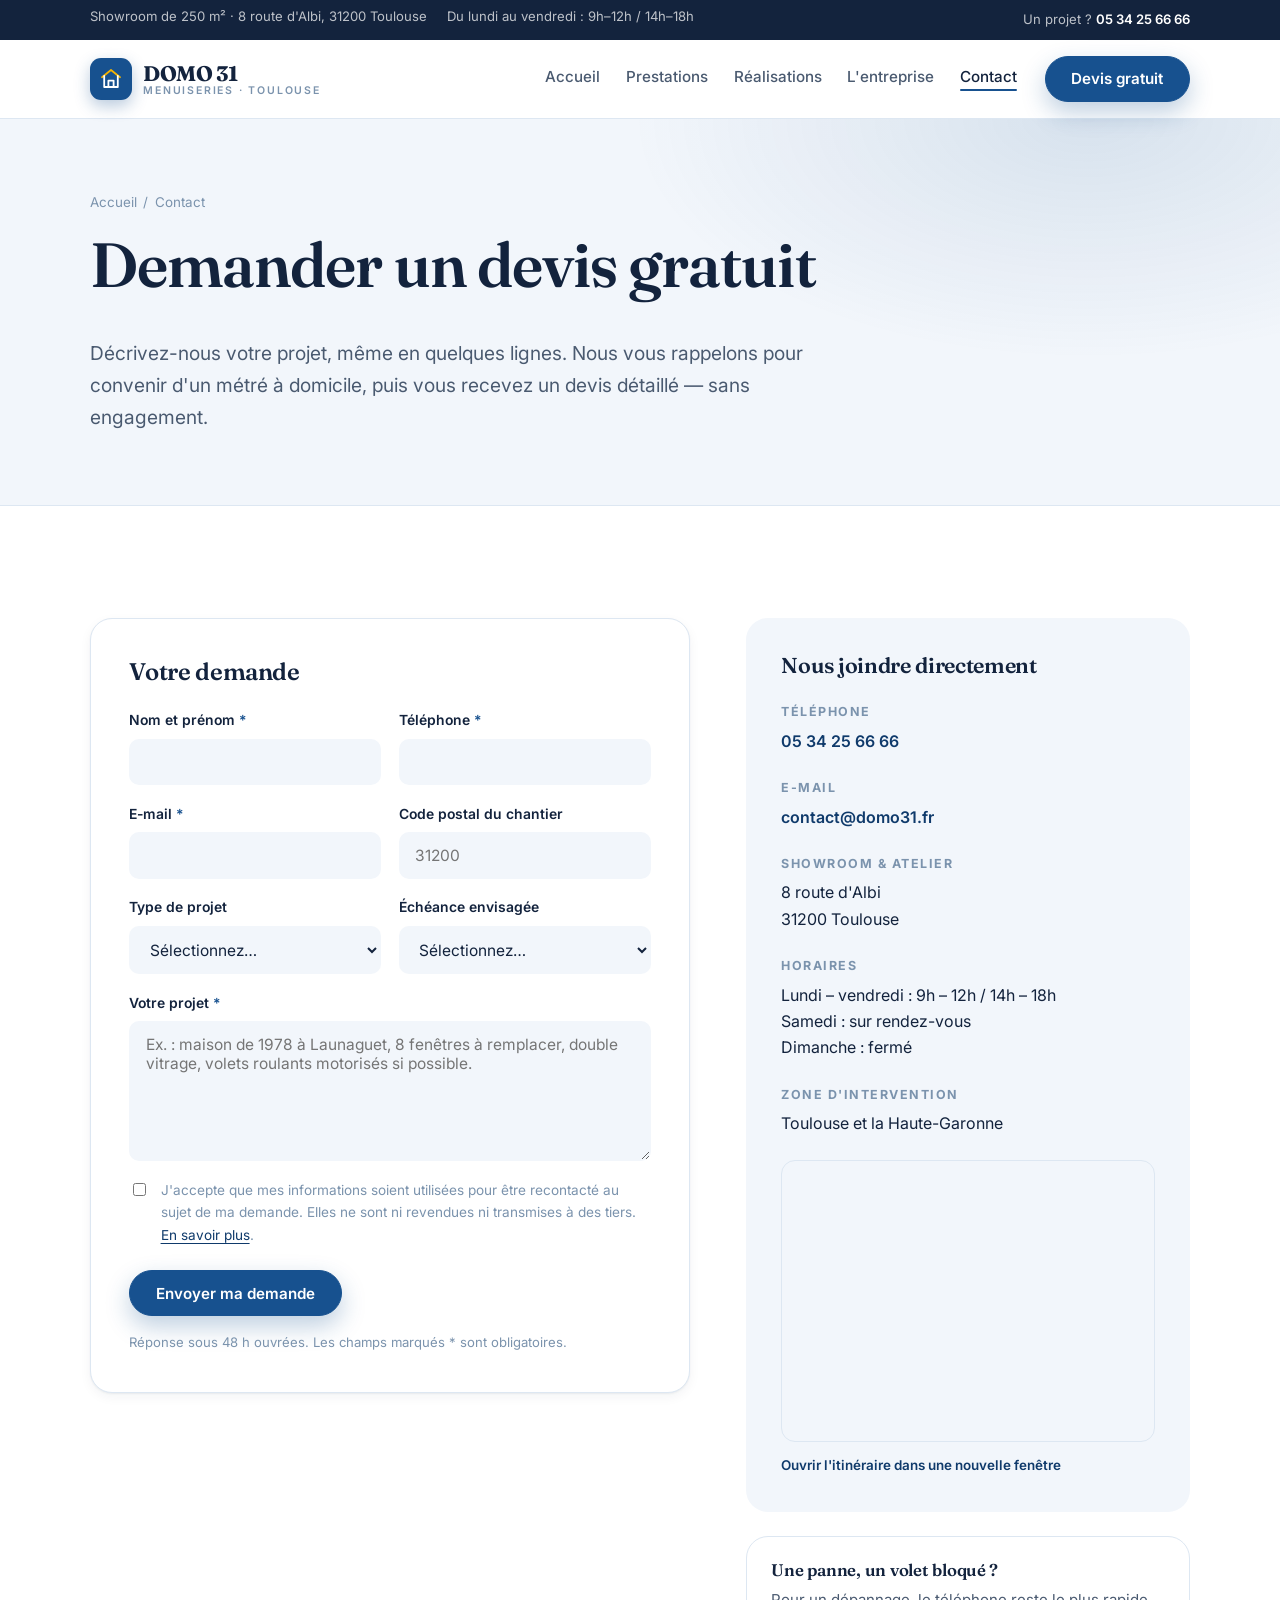
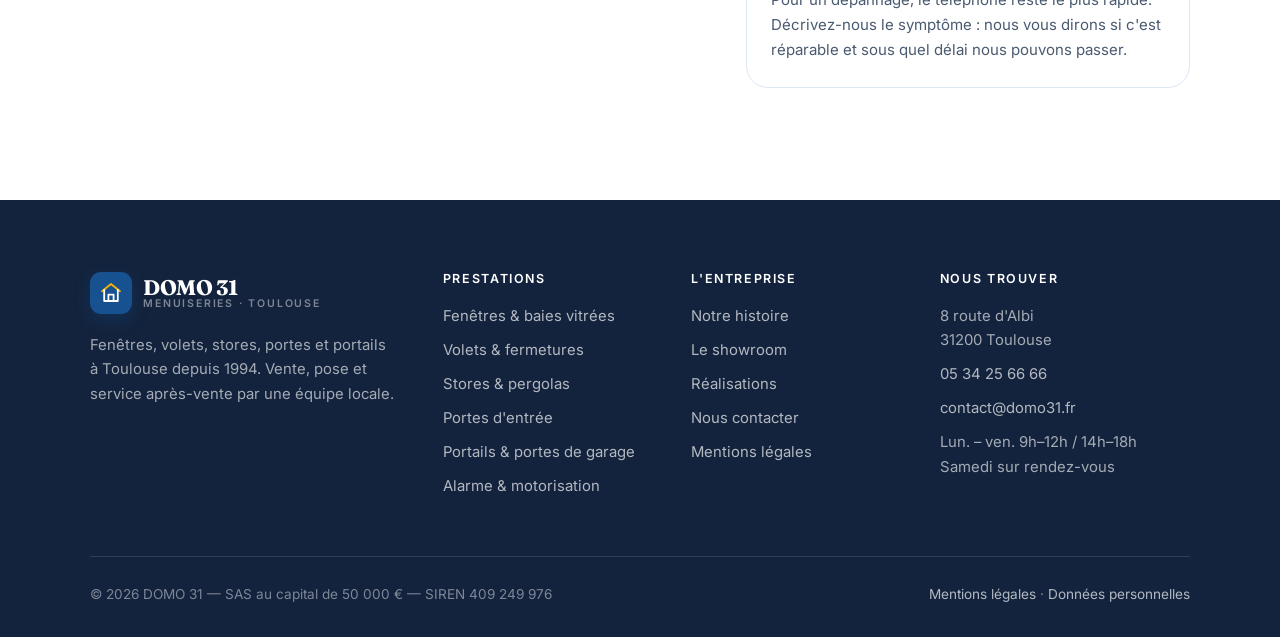
<file: websites/domo31/contact.html>
<!DOCTYPE html>
<html lang="fr">
<head>
<meta charset="utf-8">
<meta name="viewport" content="width=device-width, initial-scale=1">
<title>Contact &amp; devis gratuit — DOMO 31 Toulouse</title>
<meta name="description" content="Demandez votre devis gratuit de menuiseries à Toulouse. Showroom 8 route d'Albi, 31200 Toulouse. Téléphone 05 34 25 66 66.">
<link rel="canonical" href="https://www.domo31.fr/contact.html">
<meta name="theme-color" content="#17518f">
<meta property="og:type" content="website">
<meta property="og:locale" content="fr_FR">
<meta property="og:site_name" content="DOMO 31">
<meta property="og:title" content="Contact &amp; devis gratuit — DOMO 31 Toulouse">
<meta property="og:description" content="Demandez votre devis gratuit de menuiseries à Toulouse. Showroom 8 route d'Albi, 31200 Toulouse. Téléphone 05 34 25 66 66.">
<meta property="og:url" content="https://www.domo31.fr/contact.html">
<link rel="icon" href="assets/img/favicon.svg" type="image/svg+xml">
<link rel="preconnect" href="https://fonts.googleapis.com">
<link rel="preconnect" href="https://fonts.gstatic.com" crossorigin>
<link href="https://fonts.googleapis.com/css2?family=Fraunces:opsz,wght@9..144,500;9..144,600;9..144,700&family=Inter:wght@400;500;600;700&display=swap" rel="stylesheet">
<link rel="stylesheet" href="assets/css/style.css">
</head>
<body>

<a class="visuellement-cache" href="#contenu">Aller au contenu principal</a>

<div class="bandeau-info">
  <div class="conteneur">
    <ul class="bandeau-info__liste" style="list-style:none;margin:0;padding:0">
      <li>Showroom de 250 m² &middot; 8 route d'Albi, 31200 Toulouse</li>
      <li>Du lundi au vendredi&nbsp;: 9h–12h / 14h–18h</li>
    </ul>
    <p style="margin:0">Un projet&nbsp;? <a href="tel:+33534256666">05 34 25 66 66</a></p>
  </div>
</div>

<header class="entete">
  <div class="conteneur">
    <a class="logo" href="index.html" aria-label="DOMO 31 — accueil">
      <span class="logo__marque" aria-hidden="true">
        <svg width="24" height="24" viewBox="0 0 24 24" fill="none" stroke="#fff" stroke-width="1.8" stroke-linecap="round" stroke-linejoin="round">
          <path d="M3 10.2 12 3l9 7.2" stroke="#f5b301"/><path d="M5.2 9v11h13.6V9"/><path d="M9.4 20v-6.4h5.2V20"/>
        </svg>
      </span>
      <span class="logo__texte">
        <span class="logo__nom">DOMO 31</span>
        <span class="logo__baseline">Menuiseries &middot; Toulouse</span>
      </span>
    </a>

    <button class="burger" type="button" data-burger aria-expanded="false" aria-controls="navigation-principale" aria-label="Ouvrir le menu">
      <span class="burger__barres" aria-hidden="true"></span>
    </button>

    <nav class="nav" id="navigation-principale" data-nav aria-label="Navigation principale">
      <ul class="nav__liste">
        <li><a class="nav__lien" href="index.html">Accueil</a></li>
        <li><a class="nav__lien" href="prestations.html">Prestations</a></li>
        <li><a class="nav__lien" href="realisations.html">Réalisations</a></li>
        <li><a class="nav__lien" href="entreprise.html">L'entreprise</a></li>
        <li><a class="nav__lien" href="contact.html" aria-current="page">Contact</a></li>
      </ul>
      <a class="btn btn--primaire" href="contact.html">Devis gratuit</a>
    </nav>
  </div>
</header>

<main id="contenu">
<section class="banniere">
  <div class="conteneur">
    <p class="fil-ariane"><a href="index.html">Accueil</a><span>/</span>Contact</p>
    <h1>Demander un devis gratuit</h1>
    <p class="chapeau">Décrivez-nous votre projet, même en quelques lignes. Nous vous rappelons pour convenir d'un métré à domicile, puis vous recevez un devis détaillé — sans engagement.</p>
  </div>
</section>

<section class="section">
  <div class="conteneur">
    <div class="bloc-contact">

      <form class="formulaire" data-formulaire-devis novalidate="false">
        <h2 style="font-size:1.5rem;margin-bottom:1.5rem">Votre demande</h2>

        <div class="champs">
          <div class="champ">
            <label for="nom">Nom et prénom <span class="obligatoire" aria-hidden="true">*</span></label>
            <input type="text" id="nom" name="nom" autocomplete="name" required>
          </div>

          <div class="champ">
            <label for="telephone">Téléphone <span class="obligatoire" aria-hidden="true">*</span></label>
            <input type="tel" id="telephone" name="telephone" autocomplete="tel" inputmode="tel" required>
          </div>

          <div class="champ">
            <label for="email">E-mail <span class="obligatoire" aria-hidden="true">*</span></label>
            <input type="email" id="email" name="email" autocomplete="email" required>
          </div>

          <div class="champ">
            <label for="codePostal">Code postal du chantier</label>
            <input type="text" id="codePostal" name="codePostal" autocomplete="postal-code" inputmode="numeric" pattern="[0-9]{5}" maxlength="5" placeholder="31200">
          </div>

          <div class="champ">
            <label for="projet">Type de projet</label>
            <select id="projet" name="projet">
              <option value="">Sélectionnez…</option>
              <option>Fenêtres &amp; baies vitrées</option>
              <option>Volets &amp; fermetures</option>
              <option>Stores &amp; pergolas</option>
              <option>Porte d'entrée</option>
              <option>Portail, clôture ou porte de garage</option>
              <option>Alarme, motorisation, domotique</option>
              <option>Dépannage / SAV</option>
              <option>Plusieurs postes</option>
            </select>
          </div>

          <div class="champ">
            <label for="delai">Échéance envisagée</label>
            <select id="delai" name="delai">
              <option value="">Sélectionnez…</option>
              <option>Dès que possible</option>
              <option>Dans les 3 mois</option>
              <option>Dans les 6 mois</option>
              <option>Je me renseigne</option>
            </select>
          </div>

          <div class="champ champ--plein">
            <label for="message">Votre projet <span class="obligatoire" aria-hidden="true">*</span></label>
            <textarea id="message" name="message" required placeholder="Ex. : maison de 1978 à Launaguet, 8 fenêtres à remplacer, double vitrage, volets roulants motorisés si possible."></textarea>
          </div>

          <label class="consentement">
            <input type="checkbox" name="consentement" required>
            <span>J'accepte que mes informations soient utilisées pour être recontacté au sujet de ma demande. Elles ne sont ni revendues ni transmises à des tiers. <a href="mentions-legales.html#donnees">En savoir plus</a>.</span>
          </label>
        </div>

        <div class="formulaire__pied">
          <button class="btn btn--primaire" type="submit">Envoyer ma demande</button>
          <p class="formulaire__note">Réponse sous 48 h ouvrées. Les champs marqués * sont obligatoires.</p>
        </div>

        <p class="message-formulaire" data-message hidden role="status"></p>
      </form>

      <div>
        <div class="coordonnees">
          <h2 style="font-size:1.35rem;margin-bottom:1.5rem">Nous joindre directement</h2>
          <dl>
            <dt>Téléphone</dt>
            <dd><a href="tel:+33534256666">05 34 25 66 66</a></dd>

            <dt>E-mail</dt>
            <dd><a href="mailto:contact@domo31.fr">contact@domo31.fr</a></dd>

            <dt>Showroom &amp; atelier</dt>
            <dd>8 route d'Albi<br>31200 Toulouse</dd>

            <dt>Horaires</dt>
            <dd>Lundi – vendredi&nbsp;: 9h – 12h / 14h – 18h<br>Samedi&nbsp;: sur rendez-vous<br>Dimanche&nbsp;: fermé</dd>

            <dt>Zone d'intervention</dt>
            <dd>Toulouse et la Haute-Garonne</dd>
          </dl>

          <div class="carte-plan">
            <iframe
              title="Plan d'accès au showroom DOMO 31, 8 route d'Albi à Toulouse"
              loading="lazy"
              referrerpolicy="no-referrer-when-downgrade"
              src="https://www.openstreetmap.org/export/embed.html?bbox=1.4530%2C43.6270%2C1.4820%2C43.6430&amp;layer=mapnik"></iframe>
          </div>
          <p style="margin-top:.75rem;font-size:.84rem;color:var(--ardoise-clair)">
            <a href="https://www.openstreetmap.org/search?query=8%20route%20d%27Albi%2031200%20Toulouse" target="_blank" rel="noopener">Ouvrir l'itinéraire dans une nouvelle fenêtre</a>
          </p>
        </div>

        <div style="margin-top:1.5rem;padding:1.5rem;border:1px solid var(--brume-fonce);border-radius:var(--radius-lg)">
          <h3 style="font-size:1.05rem;margin-bottom:.5rem">Une panne, un volet bloqué&nbsp;?</h3>
          <p style="font-size:.94rem;margin:0">Pour un dépannage, le téléphone reste le plus rapide. Décrivez-nous le symptôme&nbsp;: nous vous dirons si c'est réparable et sous quel délai nous pouvons passer.</p>
        </div>
      </div>

    </div>
  </div>
</section>
</main>

<footer class="pied">
  <div class="conteneur">
    <div class="pied__grille">
      <div>
        <span class="logo">
          <span class="logo__marque" aria-hidden="true">
            <svg width="24" height="24" viewBox="0 0 24 24" fill="none" stroke="#fff" stroke-width="1.8" stroke-linecap="round" stroke-linejoin="round">
              <path d="M3 10.2 12 3l9 7.2" stroke="#f5b301"/><path d="M5.2 9v11h13.6V9"/><path d="M9.4 20v-6.4h5.2V20"/>
            </svg>
          </span>
          <span class="logo__texte">
            <span class="logo__nom">DOMO 31</span>
            <span class="logo__baseline">Menuiseries &middot; Toulouse</span>
          </span>
        </span>
        <p class="pied__intro">Fenêtres, volets, stores, portes et portails à Toulouse depuis 1994. Vente, pose et service après-vente par une équipe locale.</p>
      </div>

      <div>
        <h4>Prestations</h4>
        <ul>
          <li><a href="prestations.html#fenetres">Fenêtres &amp; baies vitrées</a></li>
          <li><a href="prestations.html#volets">Volets &amp; fermetures</a></li>
          <li><a href="prestations.html#stores">Stores &amp; pergolas</a></li>
          <li><a href="prestations.html#portes">Portes d'entrée</a></li>
          <li><a href="prestations.html#portails">Portails &amp; portes de garage</a></li>
          <li><a href="prestations.html#securite">Alarme &amp; motorisation</a></li>
        </ul>
      </div>

      <div>
        <h4>L'entreprise</h4>
        <ul>
          <li><a href="entreprise.html">Notre histoire</a></li>
          <li><a href="entreprise.html#showroom">Le showroom</a></li>
          <li><a href="realisations.html">Réalisations</a></li>
          <li><a href="contact.html">Nous contacter</a></li>
          <li><a href="mentions-legales.html">Mentions légales</a></li>
        </ul>
      </div>

      <div>
        <h4>Nous trouver</h4>
        <ul>
          <li>8 route d'Albi<br>31200 Toulouse</li>
          <li><a href="tel:+33534256666">05 34 25 66 66</a></li>
          <li><a href="mailto:contact@domo31.fr">contact@domo31.fr</a></li>
          <li>Lun. – ven. 9h–12h / 14h–18h<br>Samedi sur rendez-vous</li>
        </ul>
      </div>
    </div>

    <div class="pied__bas">
      <p style="margin:0">&copy; <span data-annee>2026</span> DOMO 31 — SAS au capital de 50 000 € — SIREN 409 249 976</p>
      <p style="margin:0"><a href="mentions-legales.html">Mentions légales</a> &middot; <a href="mentions-legales.html#donnees">Données personnelles</a></p>
    </div>
  </div>
</footer>

<div class="barre-mobile">
  <a class="btn btn--secondaire" href="tel:+33534256666">Appeler</a>
  <a class="btn btn--primaire" href="contact.html">Devis gratuit</a>
</div>

<script src="assets/js/main.js" defer></script>
</body>
</html>
</file>
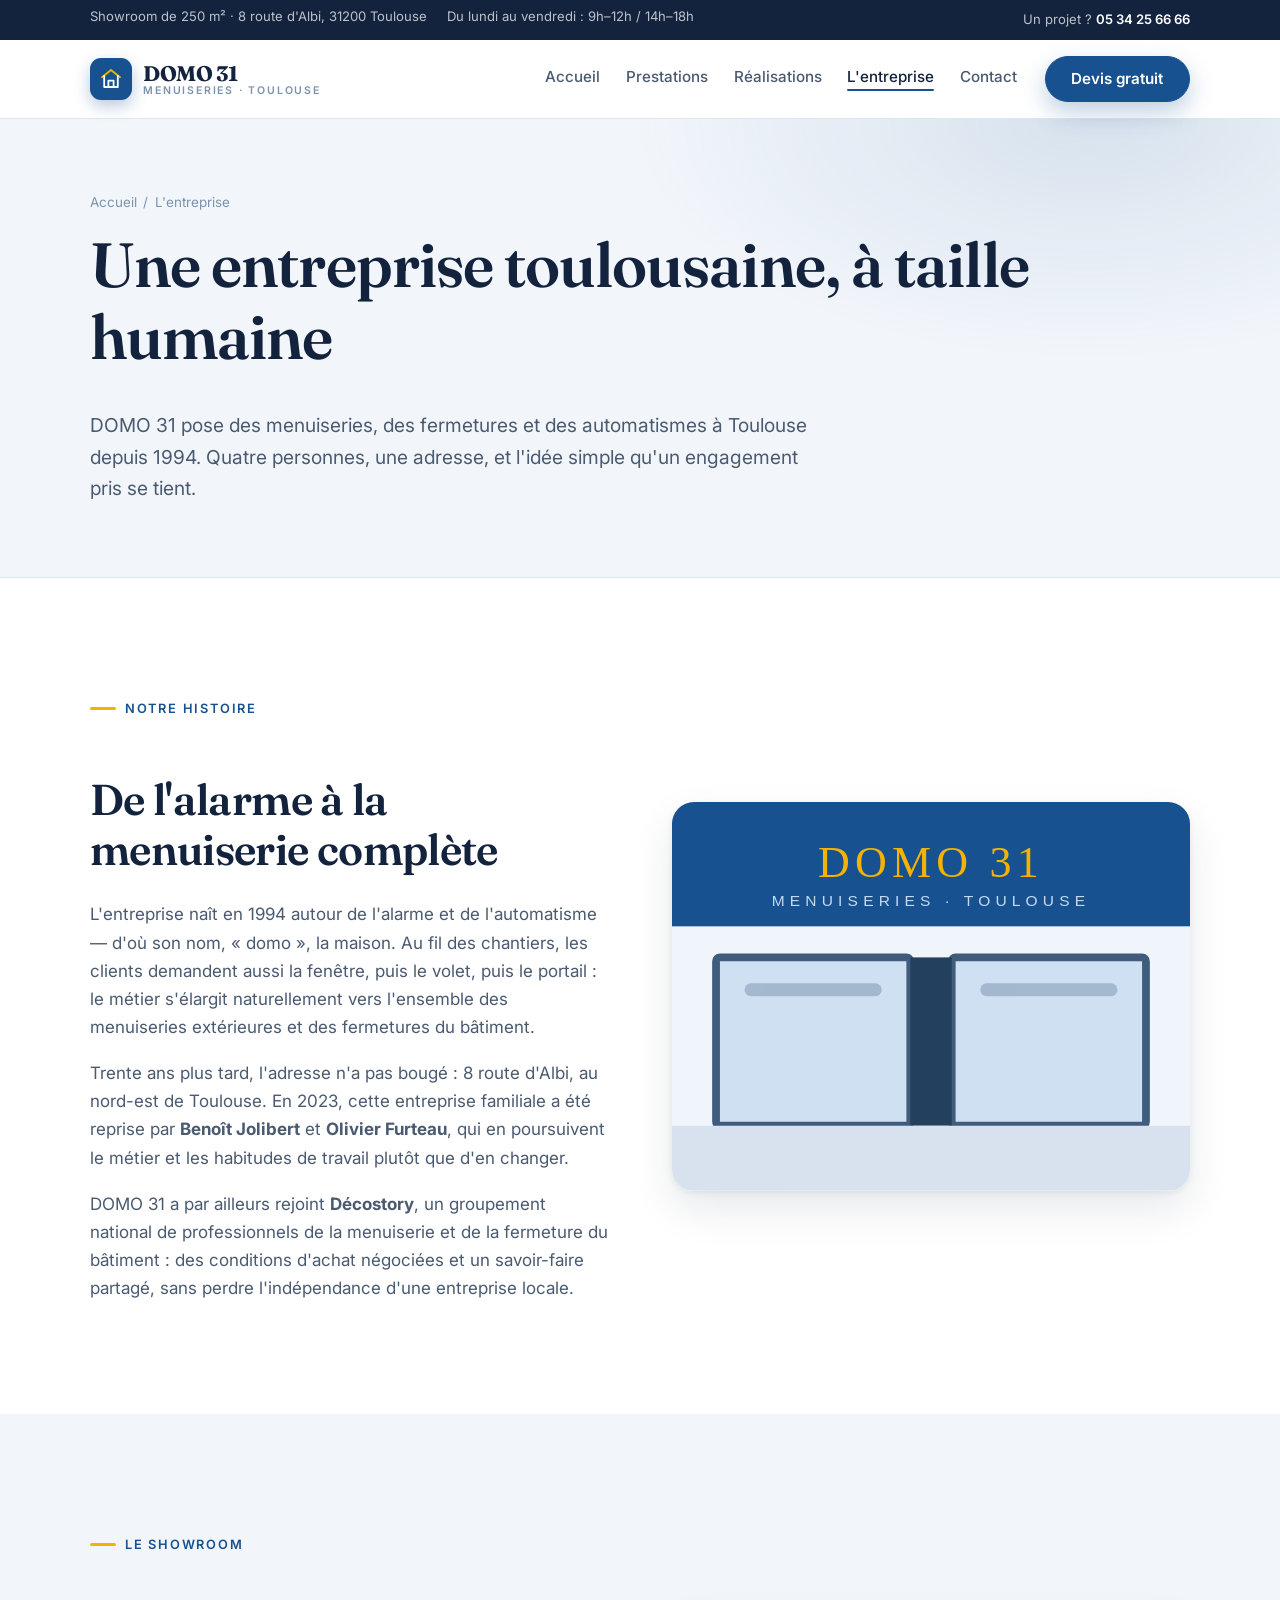
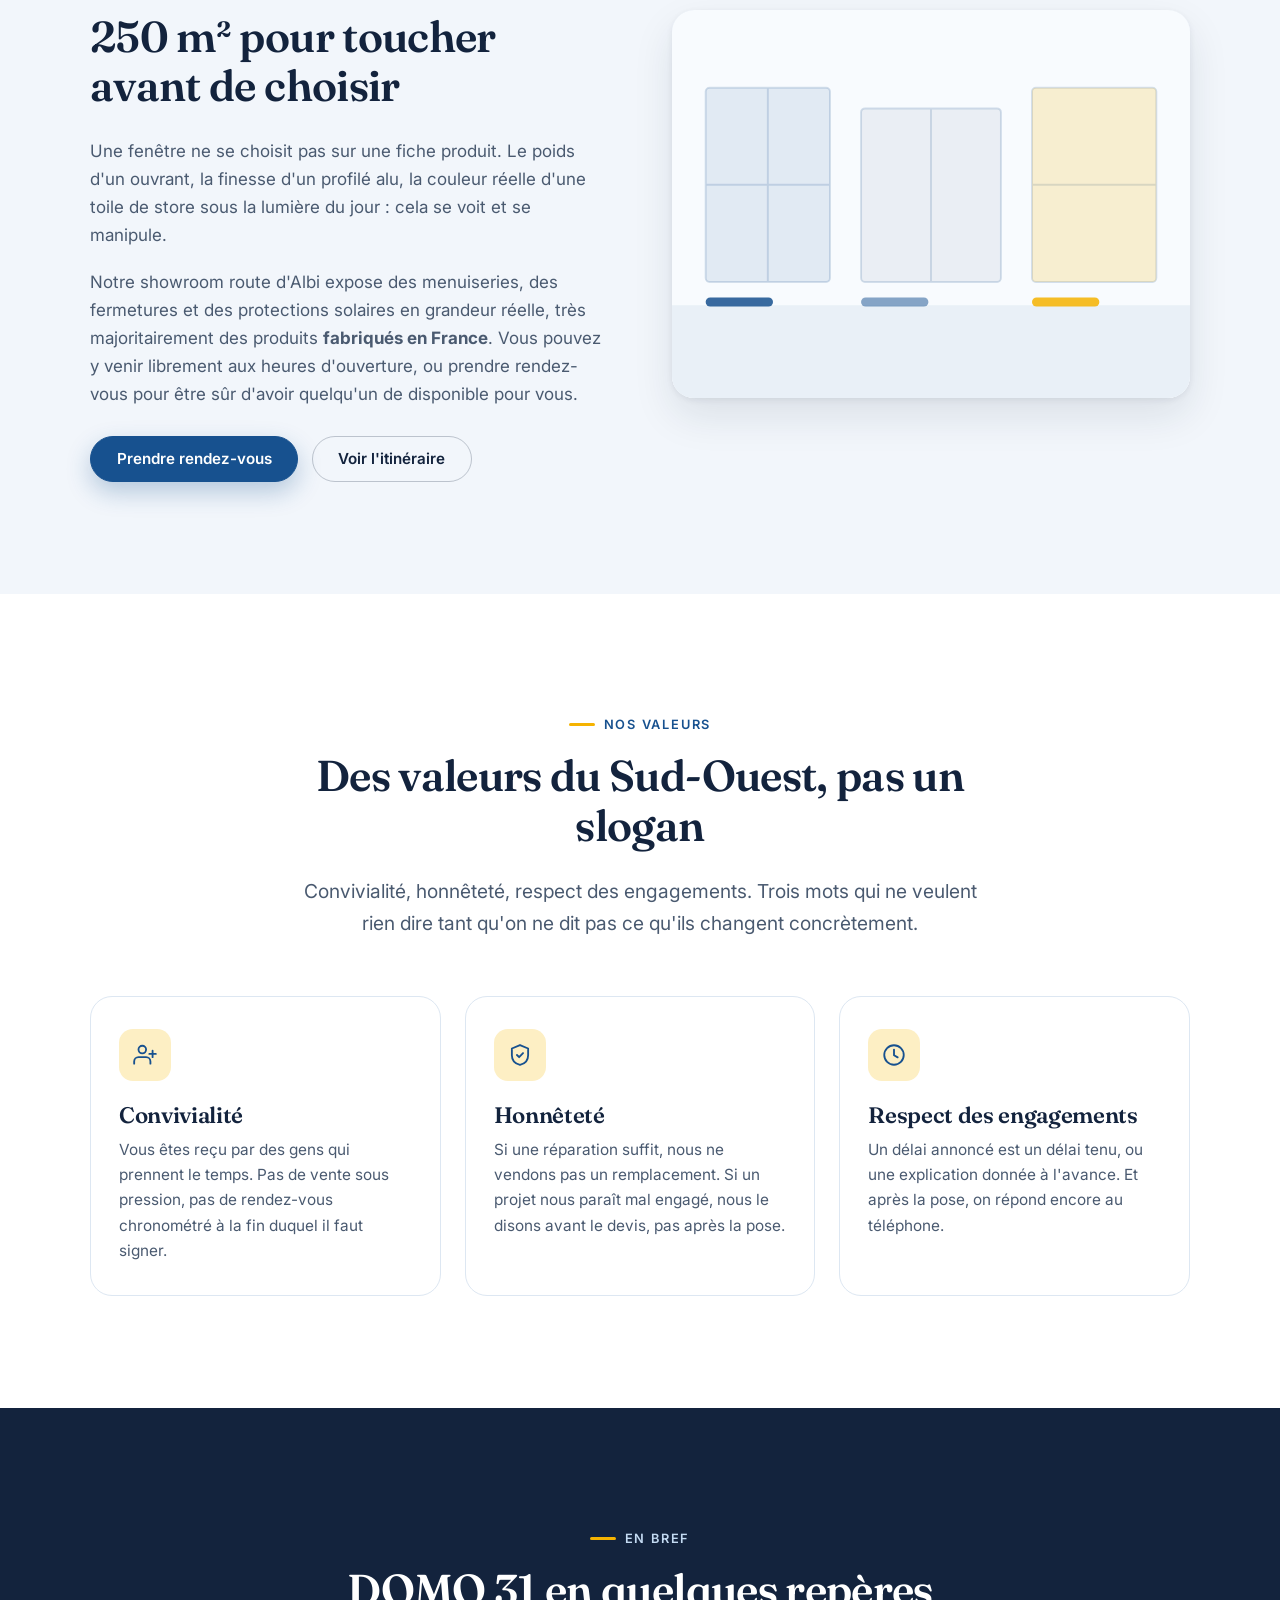
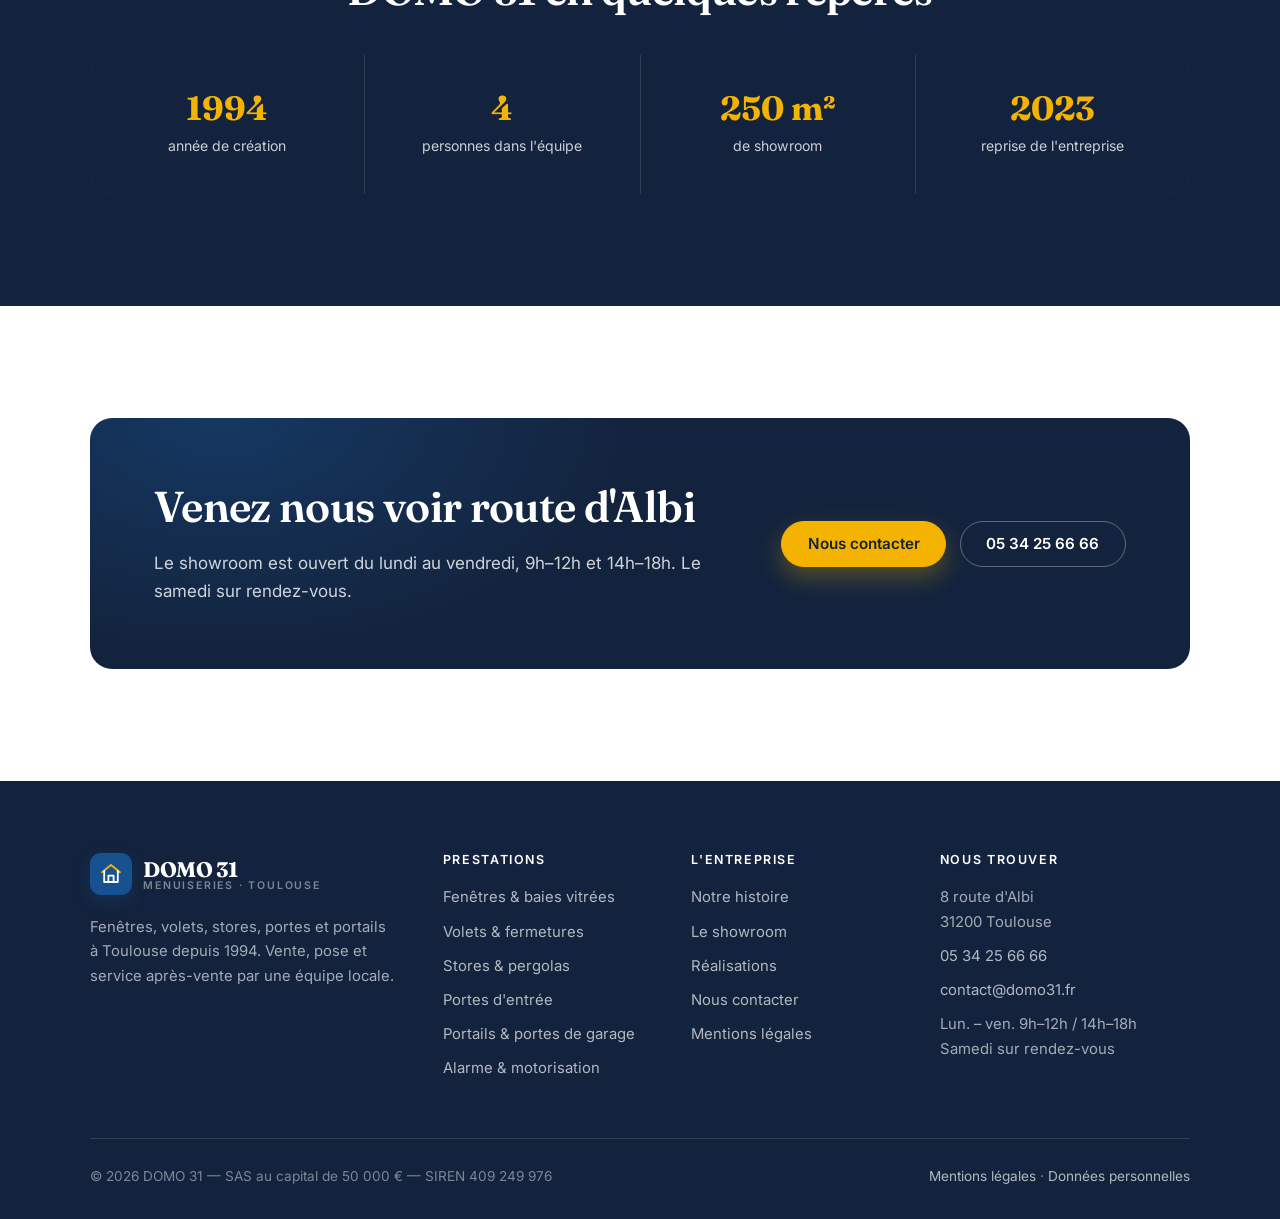
<file: websites/domo31/entreprise.html>
<!DOCTYPE html>
<html lang="fr">
<head>
<meta charset="utf-8">
<meta name="viewport" content="width=device-width, initial-scale=1">
<title>L'entreprise — DOMO 31, menuisier à Toulouse depuis 1994</title>
<meta name="description" content="DOMO 31, entreprise toulousaine de menuiseries extérieures depuis 1994. Une équipe de quatre personnes, un showroom de 250 m² route d'Albi, membre du réseau Décostory.">
<link rel="canonical" href="https://www.domo31.fr/entreprise.html">
<meta name="theme-color" content="#17518f">
<meta property="og:type" content="website">
<meta property="og:locale" content="fr_FR">
<meta property="og:site_name" content="DOMO 31">
<meta property="og:title" content="L'entreprise — DOMO 31, menuisier à Toulouse depuis 1994">
<meta property="og:description" content="DOMO 31, entreprise toulousaine de menuiseries extérieures depuis 1994. Une équipe de quatre personnes, un showroom de 250 m² route d'Albi, membre du réseau Décostory.">
<meta property="og:url" content="https://www.domo31.fr/entreprise.html">
<link rel="icon" href="assets/img/favicon.svg" type="image/svg+xml">
<link rel="preconnect" href="https://fonts.googleapis.com">
<link rel="preconnect" href="https://fonts.gstatic.com" crossorigin>
<link href="https://fonts.googleapis.com/css2?family=Fraunces:opsz,wght@9..144,500;9..144,600;9..144,700&family=Inter:wght@400;500;600;700&display=swap" rel="stylesheet">
<link rel="stylesheet" href="assets/css/style.css">
</head>
<body>

<a class="visuellement-cache" href="#contenu">Aller au contenu principal</a>

<div class="bandeau-info">
  <div class="conteneur">
    <ul class="bandeau-info__liste" style="list-style:none;margin:0;padding:0">
      <li>Showroom de 250 m² &middot; 8 route d'Albi, 31200 Toulouse</li>
      <li>Du lundi au vendredi&nbsp;: 9h–12h / 14h–18h</li>
    </ul>
    <p style="margin:0">Un projet&nbsp;? <a href="tel:+33534256666">05 34 25 66 66</a></p>
  </div>
</div>

<header class="entete">
  <div class="conteneur">
    <a class="logo" href="index.html" aria-label="DOMO 31 — accueil">
      <span class="logo__marque" aria-hidden="true">
        <svg width="24" height="24" viewBox="0 0 24 24" fill="none" stroke="#fff" stroke-width="1.8" stroke-linecap="round" stroke-linejoin="round">
          <path d="M3 10.2 12 3l9 7.2" stroke="#f5b301"/><path d="M5.2 9v11h13.6V9"/><path d="M9.4 20v-6.4h5.2V20"/>
        </svg>
      </span>
      <span class="logo__texte">
        <span class="logo__nom">DOMO 31</span>
        <span class="logo__baseline">Menuiseries &middot; Toulouse</span>
      </span>
    </a>

    <button class="burger" type="button" data-burger aria-expanded="false" aria-controls="navigation-principale" aria-label="Ouvrir le menu">
      <span class="burger__barres" aria-hidden="true"></span>
    </button>

    <nav class="nav" id="navigation-principale" data-nav aria-label="Navigation principale">
      <ul class="nav__liste">
        <li><a class="nav__lien" href="index.html">Accueil</a></li>
        <li><a class="nav__lien" href="prestations.html">Prestations</a></li>
        <li><a class="nav__lien" href="realisations.html">Réalisations</a></li>
        <li><a class="nav__lien" href="entreprise.html" aria-current="page">L'entreprise</a></li>
        <li><a class="nav__lien" href="contact.html">Contact</a></li>
      </ul>
      <a class="btn btn--primaire" href="contact.html">Devis gratuit</a>
    </nav>
  </div>
</header>

<main id="contenu">
<section class="banniere">
  <div class="conteneur">
    <p class="fil-ariane"><a href="index.html">Accueil</a><span>/</span>L'entreprise</p>
    <h1>Une entreprise toulousaine, à taille humaine</h1>
    <p class="chapeau">DOMO 31 pose des menuiseries, des fermetures et des automatismes à Toulouse depuis 1994. Quatre personnes, une adresse, et l'idée simple qu'un engagement pris se tient.</p>
  </div>
</section>

<section class="section">
  <div class="conteneur">
    <div class="duo">
      <div class="prose">
        <p class="surtitre">Notre histoire</p>
        <h2>De l'alarme à la menuiserie complète</h2>
        <p>L'entreprise naît en 1994 autour de l'alarme et de l'automatisme — d'où son nom, «&nbsp;domo&nbsp;», la maison. Au fil des chantiers, les clients demandent aussi la fenêtre, puis le volet, puis le portail&nbsp;: le métier s'élargit naturellement vers l'ensemble des menuiseries extérieures et des fermetures du bâtiment.</p>
        <p>Trente ans plus tard, l'adresse n'a pas bougé&nbsp;: 8 route d'Albi, au nord-est de Toulouse. En 2023, cette entreprise familiale a été reprise par <strong>Benoît Jolibert</strong> et <strong>Olivier Furteau</strong>, qui en poursuivent le métier et les habitudes de travail plutôt que d'en changer.</p>
        <p>DOMO 31 a par ailleurs rejoint <strong>Décostory</strong>, un groupement national de professionnels de la menuiserie et de la fermeture du bâtiment&nbsp;: des conditions d'achat négociées et un savoir-faire partagé, sans perdre l'indépendance d'une entreprise locale.</p>
      </div>

      <div class="duo__visuel" role="img" aria-label="Devanture de l'entreprise DOMO 31 route d'Albi">
        <svg viewBox="0 0 400 300" preserveAspectRatio="xMidYMid slice" xmlns="http://www.w3.org/2000/svg">
          <rect width="400" height="300" fill="#f0f5fb"/>
          <rect x="0" y="0" width="400" height="96" fill="#17518f"/>
          <text x="200" y="58" text-anchor="middle" font-family="Georgia, serif" font-size="34" fill="#f5b301" letter-spacing="4">DOMO 31</text>
          <text x="200" y="80" text-anchor="middle" font-family="Helvetica, Arial, sans-serif" font-size="12" fill="#c3daf2" letter-spacing="4">MENUISERIES · TOULOUSE</text>
          <rect x="34" y="120" width="150" height="130" rx="3" fill="#cfe0f2" stroke="#3f5c7d" stroke-width="6"/>
          <rect x="216" y="120" width="150" height="130" rx="3" fill="#cfe0f2" stroke="#3f5c7d" stroke-width="6"/>
          <rect x="184" y="120" width="32" height="130" fill="#24405f"/>
          <rect x="0" y="250" width="400" height="50" fill="#d7e2ee"/>
          <g fill="#3f5c7d" opacity=".3"><rect x="56" y="140" width="106" height="10" rx="5"/><rect x="238" y="140" width="106" height="10" rx="5"/></g>
        </svg>
      </div>
    </div>
  </div>
</section>

<section class="section section--brume" id="showroom">
  <div class="conteneur">
    <div class="duo duo--inverse">
      <div class="duo__visuel" role="img" aria-label="Showroom de 250 m² avec menuiseries exposées">
        <svg viewBox="0 0 400 300" preserveAspectRatio="xMidYMid slice" xmlns="http://www.w3.org/2000/svg">
          <rect width="400" height="300" fill="#f8fbfe"/>
          <rect x="0" y="228" width="400" height="72" fill="#e9f0f7"/>
          <g stroke="#d2deeb" stroke-width="1.5" fill="none">
            <rect x="26" y="60" width="96" height="150" rx="3"/><path d="M74 60v150M26 135h96"/>
            <rect x="146" y="76" width="108" height="134" rx="3"/><path d="M200 76v134"/>
            <rect x="278" y="60" width="96" height="150" rx="3"/><path d="M278 135h96"/>
          </g>
          <rect x="26" y="60" width="96" height="150" rx="3" fill="#17518f" opacity=".1"/>
          <rect x="146" y="76" width="108" height="134" rx="3" fill="#3f5c7d" opacity=".08"/>
          <rect x="278" y="60" width="96" height="150" rx="3" fill="#f5b301" opacity=".18"/>
          <g fill="#17518f" opacity=".85"><rect x="26" y="222" width="52" height="7" rx="3.5"/><rect x="146" y="222" width="52" height="7" rx="3.5" opacity=".6"/><rect x="278" y="222" width="52" height="7" rx="3.5" fill="#f5b301"/></g>
        </svg>
      </div>

      <div class="prose">
        <p class="surtitre">Le showroom</p>
        <h2>250 m² pour toucher avant de choisir</h2>
        <p>Une fenêtre ne se choisit pas sur une fiche produit. Le poids d'un ouvrant, la finesse d'un profilé alu, la couleur réelle d'une toile de store sous la lumière du jour&nbsp;: cela se voit et se manipule.</p>
        <p>Notre showroom route d'Albi expose des menuiseries, des fermetures et des protections solaires en grandeur réelle, très majoritairement des produits <strong>fabriqués en France</strong>. Vous pouvez y venir librement aux heures d'ouverture, ou prendre rendez-vous pour être sûr d'avoir quelqu'un de disponible pour vous.</p>
        <div class="groupe-btn" style="margin-top:1.75rem">
          <a class="btn btn--primaire" href="contact.html">Prendre rendez-vous</a>
          <a class="btn btn--secondaire" href="https://www.openstreetmap.org/search?query=8%20route%20d%27Albi%2031200%20Toulouse" target="_blank" rel="noopener">Voir l'itinéraire</a>
        </div>
      </div>
    </div>
  </div>
</section>

<section class="section">
  <div class="conteneur">
    <div class="entete-section entete-section--centre">
      <p class="surtitre">Nos valeurs</p>
      <h2>Des valeurs du Sud-Ouest, pas un slogan</h2>
      <p class="chapeau" style="margin-inline:auto">Convivialité, honnêteté, respect des engagements. Trois mots qui ne veulent rien dire tant qu'on ne dit pas ce qu'ils changent concrètement.</p>
    </div>

    <div class="grille-cartes">
      <article class="carte">
        <span class="carte__icone" aria-hidden="true">
          <svg viewBox="0 0 24 24" fill="none" stroke="currentColor" stroke-width="1.7" stroke-linecap="round" stroke-linejoin="round"><path d="M17 20v-2a4 4 0 0 0-4-4H6a4 4 0 0 0-4 4v2"/><circle cx="9.5" cy="7" r="3.5"/><path d="M19 8v6M22 11h-6"/></svg>
        </span>
        <h3>Convivialité</h3>
        <p>Vous êtes reçu par des gens qui prennent le temps. Pas de vente sous pression, pas de rendez-vous chronométré à la fin duquel il faut signer.</p>
      </article>

      <article class="carte">
        <span class="carte__icone" aria-hidden="true">
          <svg viewBox="0 0 24 24" fill="none" stroke="currentColor" stroke-width="1.7" stroke-linecap="round" stroke-linejoin="round"><path d="M12 2.8 4.5 6v6.2c0 4.6 3.1 7.9 7.5 9 4.4-1.1 7.5-4.4 7.5-9V6z"/><path d="m9.2 12 2 2 3.6-3.8"/></svg>
        </span>
        <h3>Honnêteté</h3>
        <p>Si une réparation suffit, nous ne vendons pas un remplacement. Si un projet nous paraît mal engagé, nous le disons avant le devis, pas après la pose.</p>
      </article>

      <article class="carte">
        <span class="carte__icone" aria-hidden="true">
          <svg viewBox="0 0 24 24" fill="none" stroke="currentColor" stroke-width="1.7" stroke-linecap="round" stroke-linejoin="round"><circle cx="12" cy="12" r="9"/><path d="M12 7v5.2l3.4 2"/></svg>
        </span>
        <h3>Respect des engagements</h3>
        <p>Un délai annoncé est un délai tenu, ou une explication donnée à l'avance. Et après la pose, on répond encore au téléphone.</p>
      </article>
    </div>
  </div>
</section>

<section class="section section--sombre">
  <div class="conteneur">
    <div class="entete-section entete-section--centre" style="margin-bottom:2.5rem">
      <p class="surtitre">En bref</p>
      <h2>DOMO 31 en quelques repères</h2>
    </div>
    <div class="reperes">
      <div class="repere"><strong>1994</strong><span>année de création</span></div>
      <div class="repere"><strong>4</strong><span>personnes dans l'équipe</span></div>
      <div class="repere"><strong>250 m²</strong><span>de showroom</span></div>
      <div class="repere"><strong>2023</strong><span>reprise de l'entreprise</span></div>
    </div>
  </div>
</section>

<section class="section">
  <div class="conteneur">
    <div class="cta">
      <div>
        <h2 style="margin-bottom:.4em">Venez nous voir route d'Albi</h2>
        <p>Le showroom est ouvert du lundi au vendredi, 9h–12h et 14h–18h. Le samedi sur rendez-vous.</p>
      </div>
      <div class="groupe-btn">
        <a class="btn btn--accent" href="contact.html">Nous contacter</a>
        <a class="btn btn--secondaire" href="tel:+33534256666">05 34 25 66 66</a>
      </div>
    </div>
  </div>
</section>
</main>

<footer class="pied">
  <div class="conteneur">
    <div class="pied__grille">
      <div>
        <span class="logo">
          <span class="logo__marque" aria-hidden="true">
            <svg width="24" height="24" viewBox="0 0 24 24" fill="none" stroke="#fff" stroke-width="1.8" stroke-linecap="round" stroke-linejoin="round">
              <path d="M3 10.2 12 3l9 7.2" stroke="#f5b301"/><path d="M5.2 9v11h13.6V9"/><path d="M9.4 20v-6.4h5.2V20"/>
            </svg>
          </span>
          <span class="logo__texte">
            <span class="logo__nom">DOMO 31</span>
            <span class="logo__baseline">Menuiseries &middot; Toulouse</span>
          </span>
        </span>
        <p class="pied__intro">Fenêtres, volets, stores, portes et portails à Toulouse depuis 1994. Vente, pose et service après-vente par une équipe locale.</p>
      </div>

      <div>
        <h4>Prestations</h4>
        <ul>
          <li><a href="prestations.html#fenetres">Fenêtres &amp; baies vitrées</a></li>
          <li><a href="prestations.html#volets">Volets &amp; fermetures</a></li>
          <li><a href="prestations.html#stores">Stores &amp; pergolas</a></li>
          <li><a href="prestations.html#portes">Portes d'entrée</a></li>
          <li><a href="prestations.html#portails">Portails &amp; portes de garage</a></li>
          <li><a href="prestations.html#securite">Alarme &amp; motorisation</a></li>
        </ul>
      </div>

      <div>
        <h4>L'entreprise</h4>
        <ul>
          <li><a href="entreprise.html">Notre histoire</a></li>
          <li><a href="entreprise.html#showroom">Le showroom</a></li>
          <li><a href="realisations.html">Réalisations</a></li>
          <li><a href="contact.html">Nous contacter</a></li>
          <li><a href="mentions-legales.html">Mentions légales</a></li>
        </ul>
      </div>

      <div>
        <h4>Nous trouver</h4>
        <ul>
          <li>8 route d'Albi<br>31200 Toulouse</li>
          <li><a href="tel:+33534256666">05 34 25 66 66</a></li>
          <li><a href="mailto:contact@domo31.fr">contact@domo31.fr</a></li>
          <li>Lun. – ven. 9h–12h / 14h–18h<br>Samedi sur rendez-vous</li>
        </ul>
      </div>
    </div>

    <div class="pied__bas">
      <p style="margin:0">&copy; <span data-annee>2026</span> DOMO 31 — SAS au capital de 50 000 € — SIREN 409 249 976</p>
      <p style="margin:0"><a href="mentions-legales.html">Mentions légales</a> &middot; <a href="mentions-legales.html#donnees">Données personnelles</a></p>
    </div>
  </div>
</footer>

<div class="barre-mobile">
  <a class="btn btn--secondaire" href="tel:+33534256666">Appeler</a>
  <a class="btn btn--primaire" href="contact.html">Devis gratuit</a>
</div>

<script src="assets/js/main.js" defer></script>
</body>
</html>
</file>
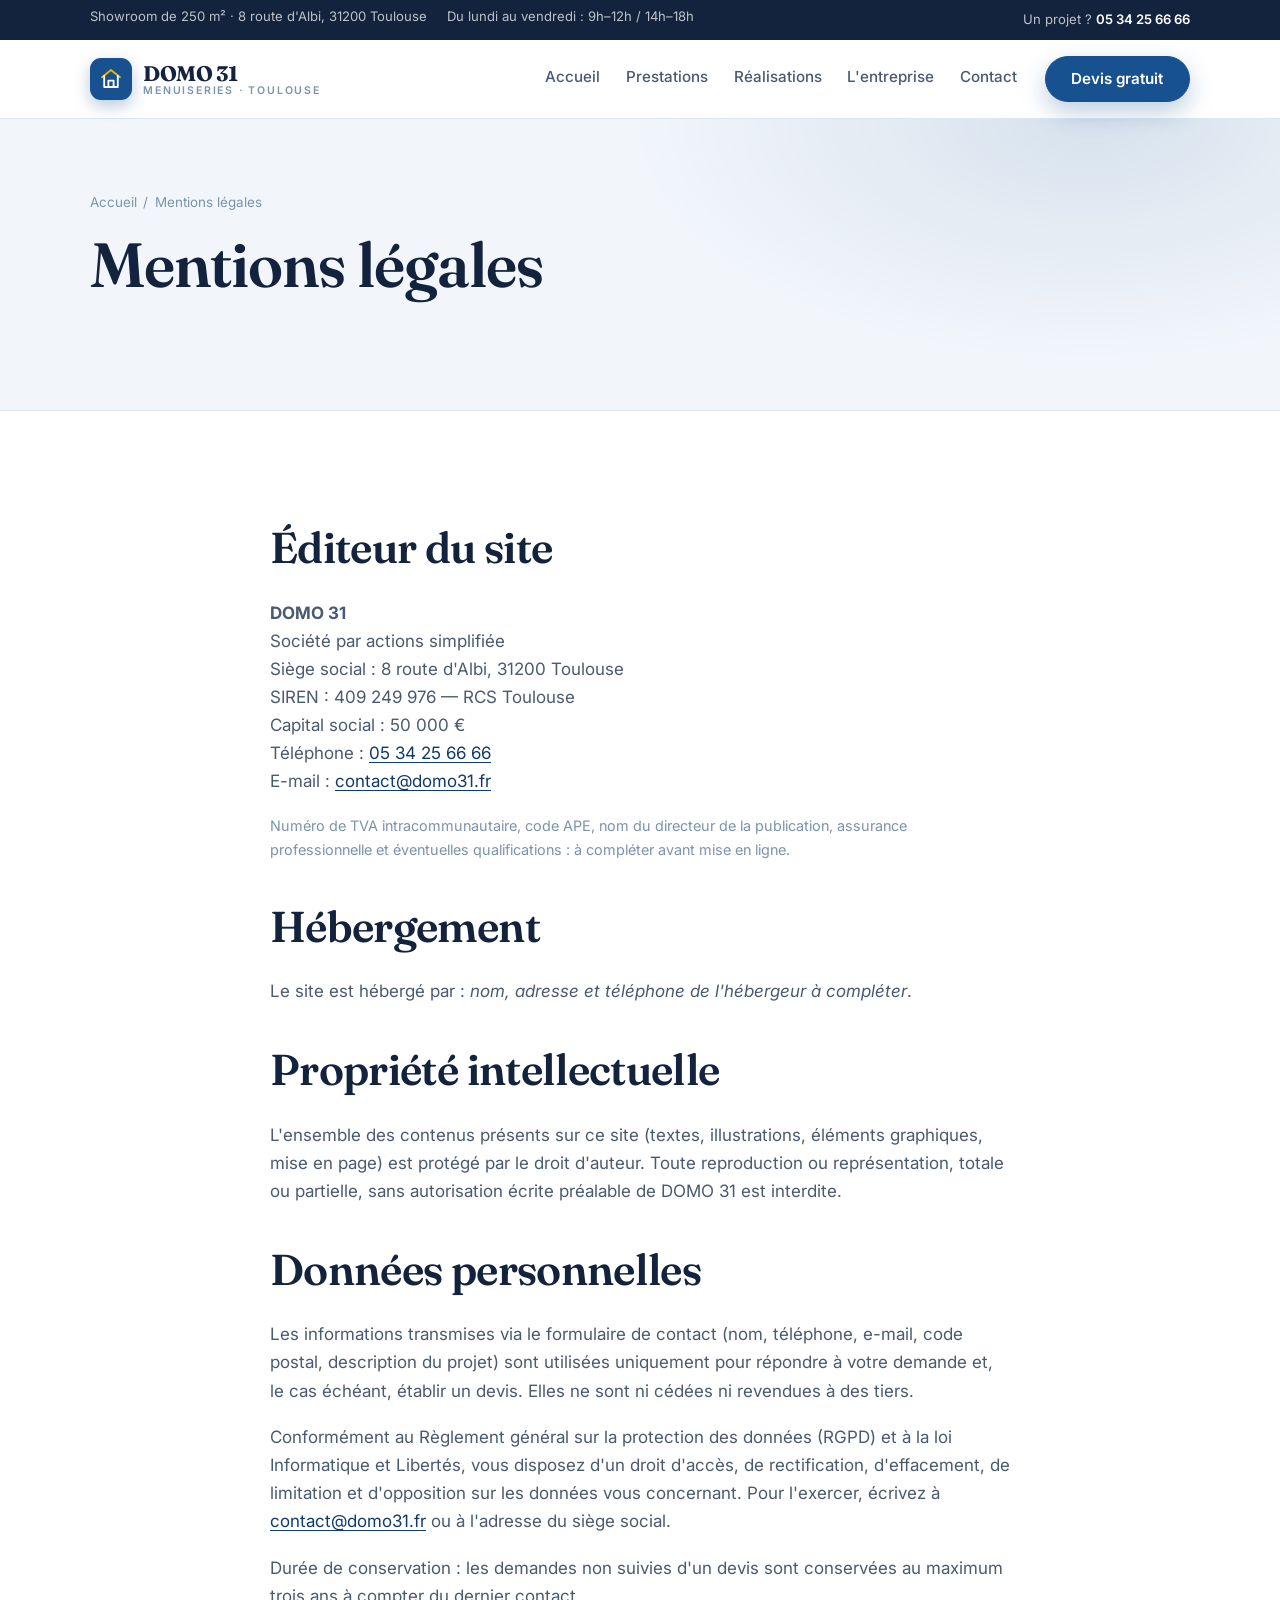
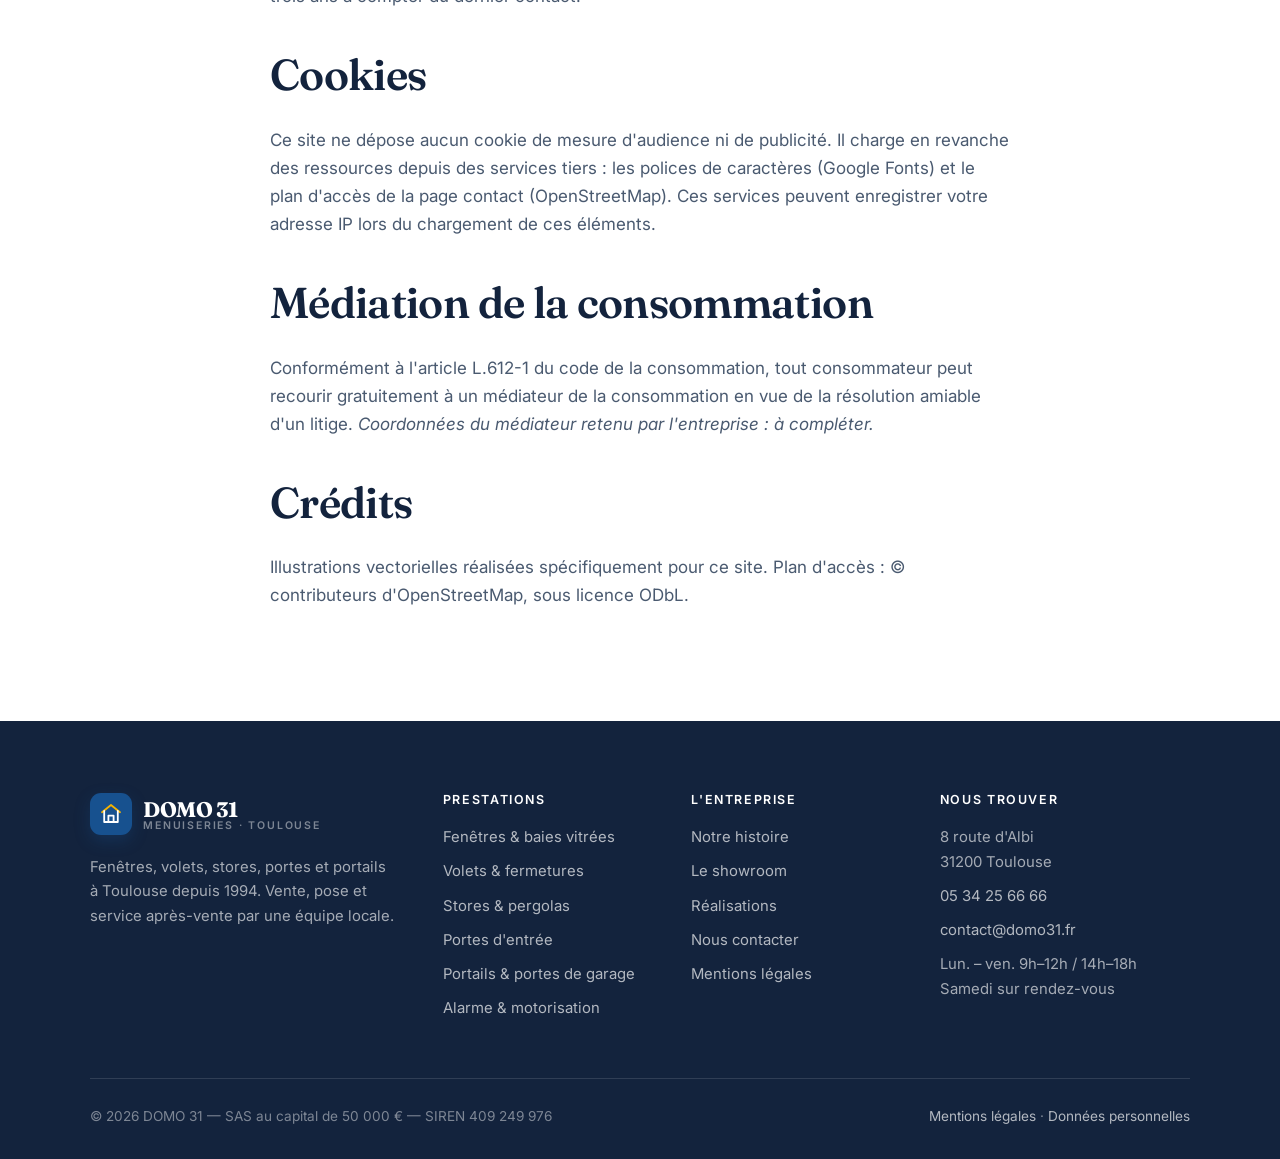
<file: websites/domo31/mentions-legales.html>
<!DOCTYPE html>
<html lang="fr">
<head>
<meta charset="utf-8">
<meta name="viewport" content="width=device-width, initial-scale=1">
<title>Mentions légales — DOMO 31</title>
<meta name="description" content="Mentions légales, informations sur l'éditeur du site et traitement des données personnelles — DOMO 31, Toulouse.">
<link rel="canonical" href="https://www.domo31.fr/mentions-legales.html">
<meta name="theme-color" content="#17518f">
<meta property="og:type" content="website">
<meta property="og:locale" content="fr_FR">
<meta property="og:site_name" content="DOMO 31">
<meta property="og:title" content="Mentions légales — DOMO 31">
<meta property="og:description" content="Mentions légales, informations sur l'éditeur du site et traitement des données personnelles — DOMO 31, Toulouse.">
<meta property="og:url" content="https://www.domo31.fr/mentions-legales.html">
<link rel="icon" href="assets/img/favicon.svg" type="image/svg+xml">
<link rel="preconnect" href="https://fonts.googleapis.com">
<link rel="preconnect" href="https://fonts.gstatic.com" crossorigin>
<link href="https://fonts.googleapis.com/css2?family=Fraunces:opsz,wght@9..144,500;9..144,600;9..144,700&family=Inter:wght@400;500;600;700&display=swap" rel="stylesheet">
<link rel="stylesheet" href="assets/css/style.css">
</head>
<body>

<a class="visuellement-cache" href="#contenu">Aller au contenu principal</a>

<div class="bandeau-info">
  <div class="conteneur">
    <ul class="bandeau-info__liste" style="list-style:none;margin:0;padding:0">
      <li>Showroom de 250 m² &middot; 8 route d'Albi, 31200 Toulouse</li>
      <li>Du lundi au vendredi&nbsp;: 9h–12h / 14h–18h</li>
    </ul>
    <p style="margin:0">Un projet&nbsp;? <a href="tel:+33534256666">05 34 25 66 66</a></p>
  </div>
</div>

<header class="entete">
  <div class="conteneur">
    <a class="logo" href="index.html" aria-label="DOMO 31 — accueil">
      <span class="logo__marque" aria-hidden="true">
        <svg width="24" height="24" viewBox="0 0 24 24" fill="none" stroke="#fff" stroke-width="1.8" stroke-linecap="round" stroke-linejoin="round">
          <path d="M3 10.2 12 3l9 7.2" stroke="#f5b301"/><path d="M5.2 9v11h13.6V9"/><path d="M9.4 20v-6.4h5.2V20"/>
        </svg>
      </span>
      <span class="logo__texte">
        <span class="logo__nom">DOMO 31</span>
        <span class="logo__baseline">Menuiseries &middot; Toulouse</span>
      </span>
    </a>

    <button class="burger" type="button" data-burger aria-expanded="false" aria-controls="navigation-principale" aria-label="Ouvrir le menu">
      <span class="burger__barres" aria-hidden="true"></span>
    </button>

    <nav class="nav" id="navigation-principale" data-nav aria-label="Navigation principale">
      <ul class="nav__liste">
        <li><a class="nav__lien" href="index.html">Accueil</a></li>
        <li><a class="nav__lien" href="prestations.html">Prestations</a></li>
        <li><a class="nav__lien" href="realisations.html">Réalisations</a></li>
        <li><a class="nav__lien" href="entreprise.html">L'entreprise</a></li>
        <li><a class="nav__lien" href="contact.html">Contact</a></li>
      </ul>
      <a class="btn btn--primaire" href="contact.html">Devis gratuit</a>
    </nav>
  </div>
</header>

<main id="contenu">
<section class="banniere">
  <div class="conteneur">
    <p class="fil-ariane"><a href="index.html">Accueil</a><span>/</span>Mentions légales</p>
    <h1>Mentions légales</h1>
  </div>
</section>

<section class="section">
  <div class="conteneur conteneur--etroit prose">
    <h2>Éditeur du site</h2>
    <p>
      <strong>DOMO 31</strong><br>
      Société par actions simplifiée<br>
      Siège social&nbsp;: 8 route d'Albi, 31200 Toulouse<br>
      SIREN&nbsp;: 409 249 976 — RCS Toulouse<br>
      Capital social&nbsp;: 50 000 €<br>
      Téléphone&nbsp;: <a href="tel:+33534256666">05 34 25 66 66</a><br>
      E-mail&nbsp;: <a href="mailto:contact@domo31.fr">contact@domo31.fr</a>
    </p>
    <p style="font-size:.9rem;color:var(--ardoise-clair)">Numéro de TVA intracommunautaire, code APE, nom du directeur de la publication, assurance professionnelle et éventuelles qualifications&nbsp;: à compléter avant mise en ligne.</p>

    <h2>Hébergement</h2>
    <p>Le site est hébergé par&nbsp;: <em>nom, adresse et téléphone de l'hébergeur à compléter</em>.</p>

    <h2>Propriété intellectuelle</h2>
    <p>L'ensemble des contenus présents sur ce site (textes, illustrations, éléments graphiques, mise en page) est protégé par le droit d'auteur. Toute reproduction ou représentation, totale ou partielle, sans autorisation écrite préalable de DOMO 31 est interdite.</p>

    <h2 id="donnees">Données personnelles</h2>
    <p>Les informations transmises via le formulaire de contact (nom, téléphone, e-mail, code postal, description du projet) sont utilisées uniquement pour répondre à votre demande et, le cas échéant, établir un devis. Elles ne sont ni cédées ni revendues à des tiers.</p>
    <p>Conformément au Règlement général sur la protection des données (RGPD) et à la loi Informatique et Libertés, vous disposez d'un droit d'accès, de rectification, d'effacement, de limitation et d'opposition sur les données vous concernant. Pour l'exercer, écrivez à <a href="mailto:contact@domo31.fr">contact@domo31.fr</a> ou à l'adresse du siège social.</p>
    <p>Durée de conservation&nbsp;: les demandes non suivies d'un devis sont conservées au maximum trois ans à compter du dernier contact.</p>

    <h2>Cookies</h2>
    <p>Ce site ne dépose aucun cookie de mesure d'audience ni de publicité. Il charge en revanche des ressources depuis des services tiers&nbsp;: les polices de caractères (Google Fonts) et le plan d'accès de la page contact (OpenStreetMap). Ces services peuvent enregistrer votre adresse IP lors du chargement de ces éléments.</p>

    <h2>Médiation de la consommation</h2>
    <p>Conformément à l'article L.612-1 du code de la consommation, tout consommateur peut recourir gratuitement à un médiateur de la consommation en vue de la résolution amiable d'un litige. <em>Coordonnées du médiateur retenu par l'entreprise&nbsp;: à compléter.</em></p>

    <h2>Crédits</h2>
    <p>Illustrations vectorielles réalisées spécifiquement pour ce site. Plan d'accès&nbsp;: © contributeurs d'OpenStreetMap, sous licence ODbL.</p>
  </div>
</section>
</main>

<footer class="pied">
  <div class="conteneur">
    <div class="pied__grille">
      <div>
        <span class="logo">
          <span class="logo__marque" aria-hidden="true">
            <svg width="24" height="24" viewBox="0 0 24 24" fill="none" stroke="#fff" stroke-width="1.8" stroke-linecap="round" stroke-linejoin="round">
              <path d="M3 10.2 12 3l9 7.2" stroke="#f5b301"/><path d="M5.2 9v11h13.6V9"/><path d="M9.4 20v-6.4h5.2V20"/>
            </svg>
          </span>
          <span class="logo__texte">
            <span class="logo__nom">DOMO 31</span>
            <span class="logo__baseline">Menuiseries &middot; Toulouse</span>
          </span>
        </span>
        <p class="pied__intro">Fenêtres, volets, stores, portes et portails à Toulouse depuis 1994. Vente, pose et service après-vente par une équipe locale.</p>
      </div>

      <div>
        <h4>Prestations</h4>
        <ul>
          <li><a href="prestations.html#fenetres">Fenêtres &amp; baies vitrées</a></li>
          <li><a href="prestations.html#volets">Volets &amp; fermetures</a></li>
          <li><a href="prestations.html#stores">Stores &amp; pergolas</a></li>
          <li><a href="prestations.html#portes">Portes d'entrée</a></li>
          <li><a href="prestations.html#portails">Portails &amp; portes de garage</a></li>
          <li><a href="prestations.html#securite">Alarme &amp; motorisation</a></li>
        </ul>
      </div>

      <div>
        <h4>L'entreprise</h4>
        <ul>
          <li><a href="entreprise.html">Notre histoire</a></li>
          <li><a href="entreprise.html#showroom">Le showroom</a></li>
          <li><a href="realisations.html">Réalisations</a></li>
          <li><a href="contact.html">Nous contacter</a></li>
          <li><a href="mentions-legales.html">Mentions légales</a></li>
        </ul>
      </div>

      <div>
        <h4>Nous trouver</h4>
        <ul>
          <li>8 route d'Albi<br>31200 Toulouse</li>
          <li><a href="tel:+33534256666">05 34 25 66 66</a></li>
          <li><a href="mailto:contact@domo31.fr">contact@domo31.fr</a></li>
          <li>Lun. – ven. 9h–12h / 14h–18h<br>Samedi sur rendez-vous</li>
        </ul>
      </div>
    </div>

    <div class="pied__bas">
      <p style="margin:0">&copy; <span data-annee>2026</span> DOMO 31 — SAS au capital de 50 000 € — SIREN 409 249 976</p>
      <p style="margin:0"><a href="mentions-legales.html">Mentions légales</a> &middot; <a href="mentions-legales.html#donnees">Données personnelles</a></p>
    </div>
  </div>
</footer>

<div class="barre-mobile">
  <a class="btn btn--secondaire" href="tel:+33534256666">Appeler</a>
  <a class="btn btn--primaire" href="contact.html">Devis gratuit</a>
</div>

<script src="assets/js/main.js" defer></script>
</body>
</html>
</file>
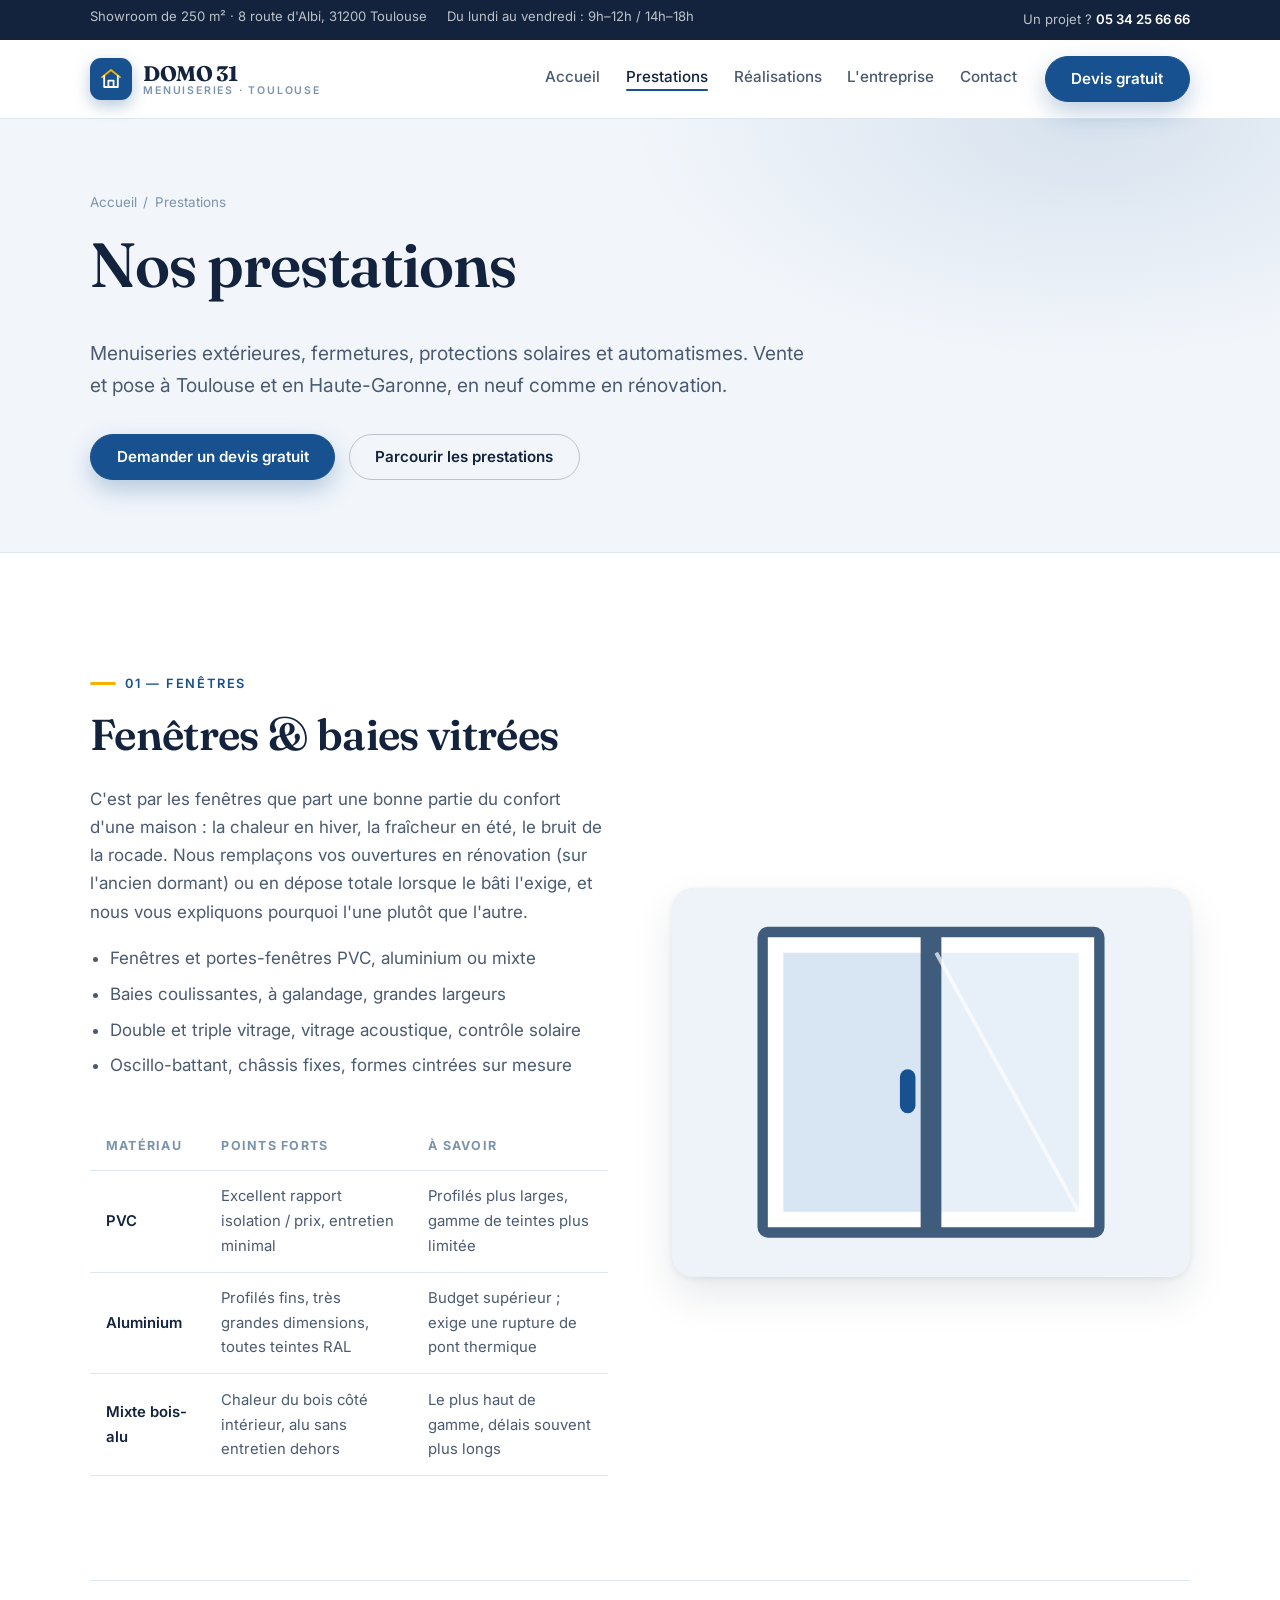
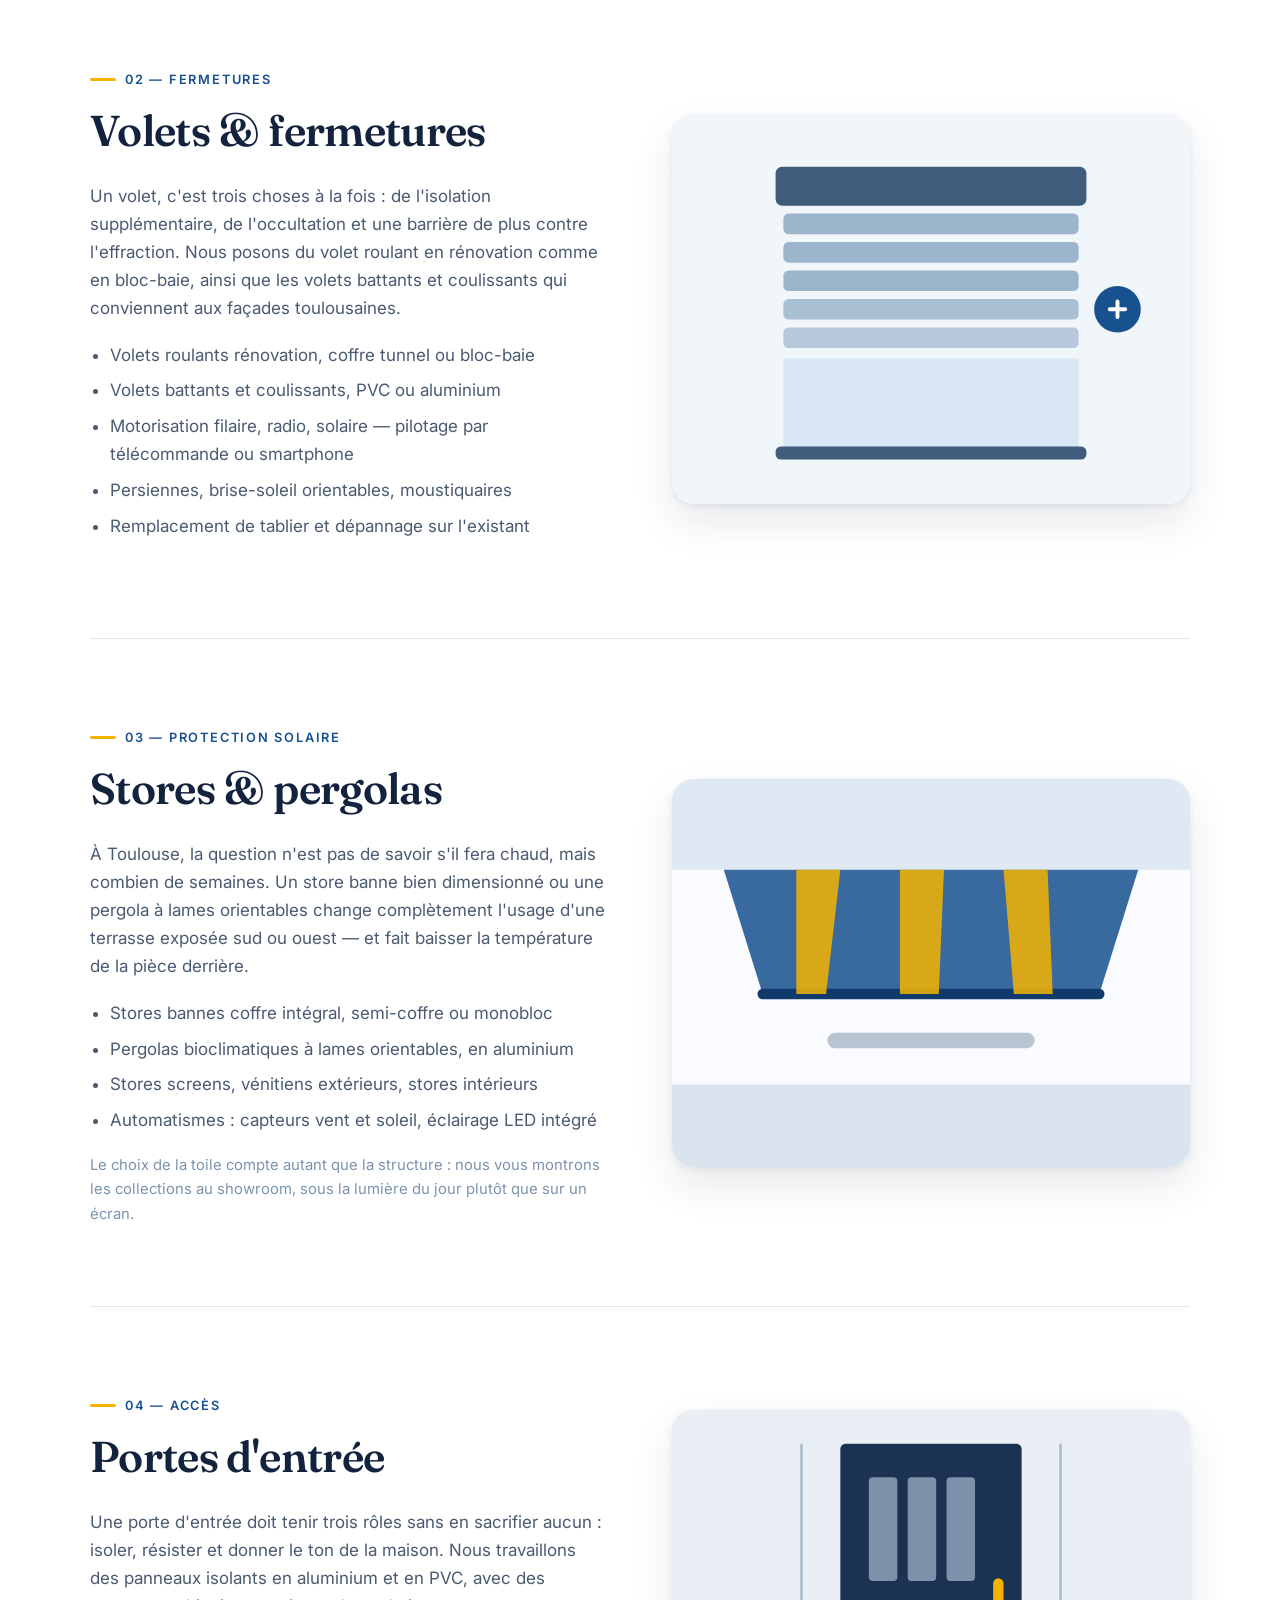
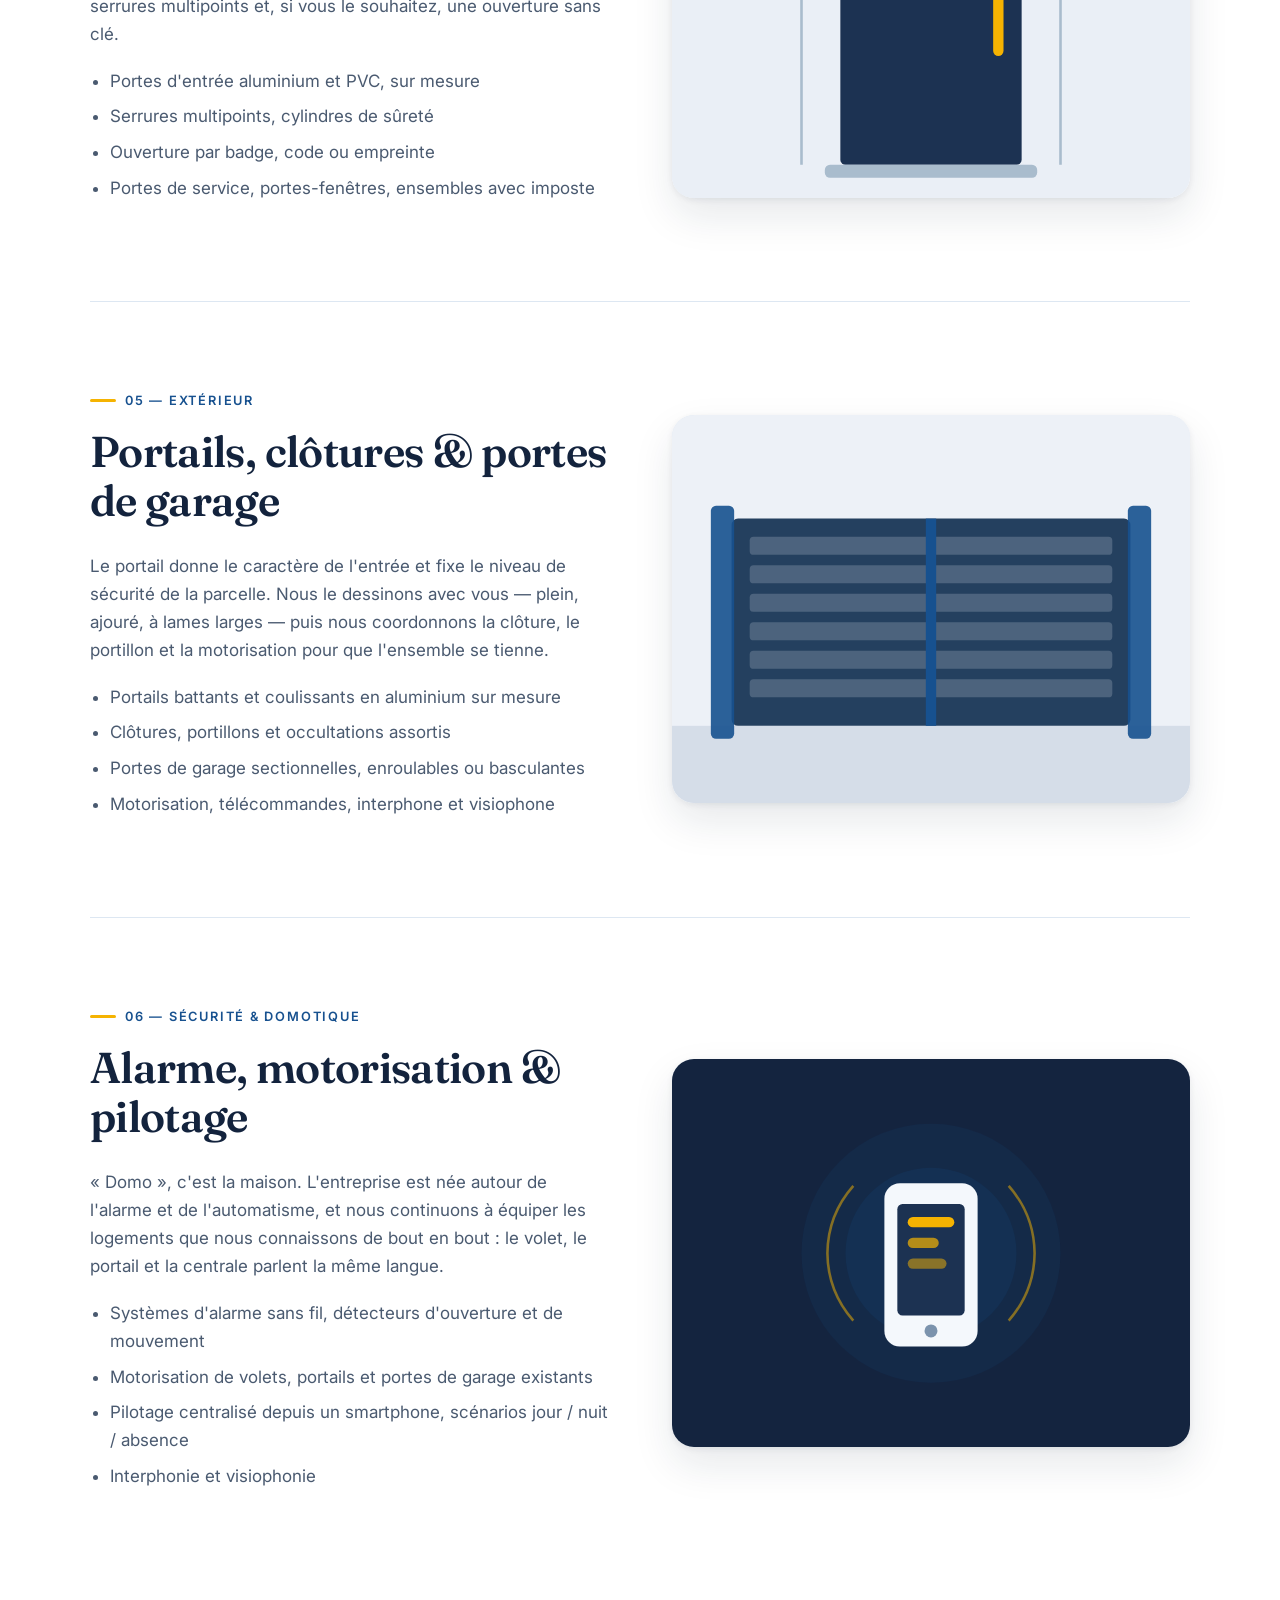
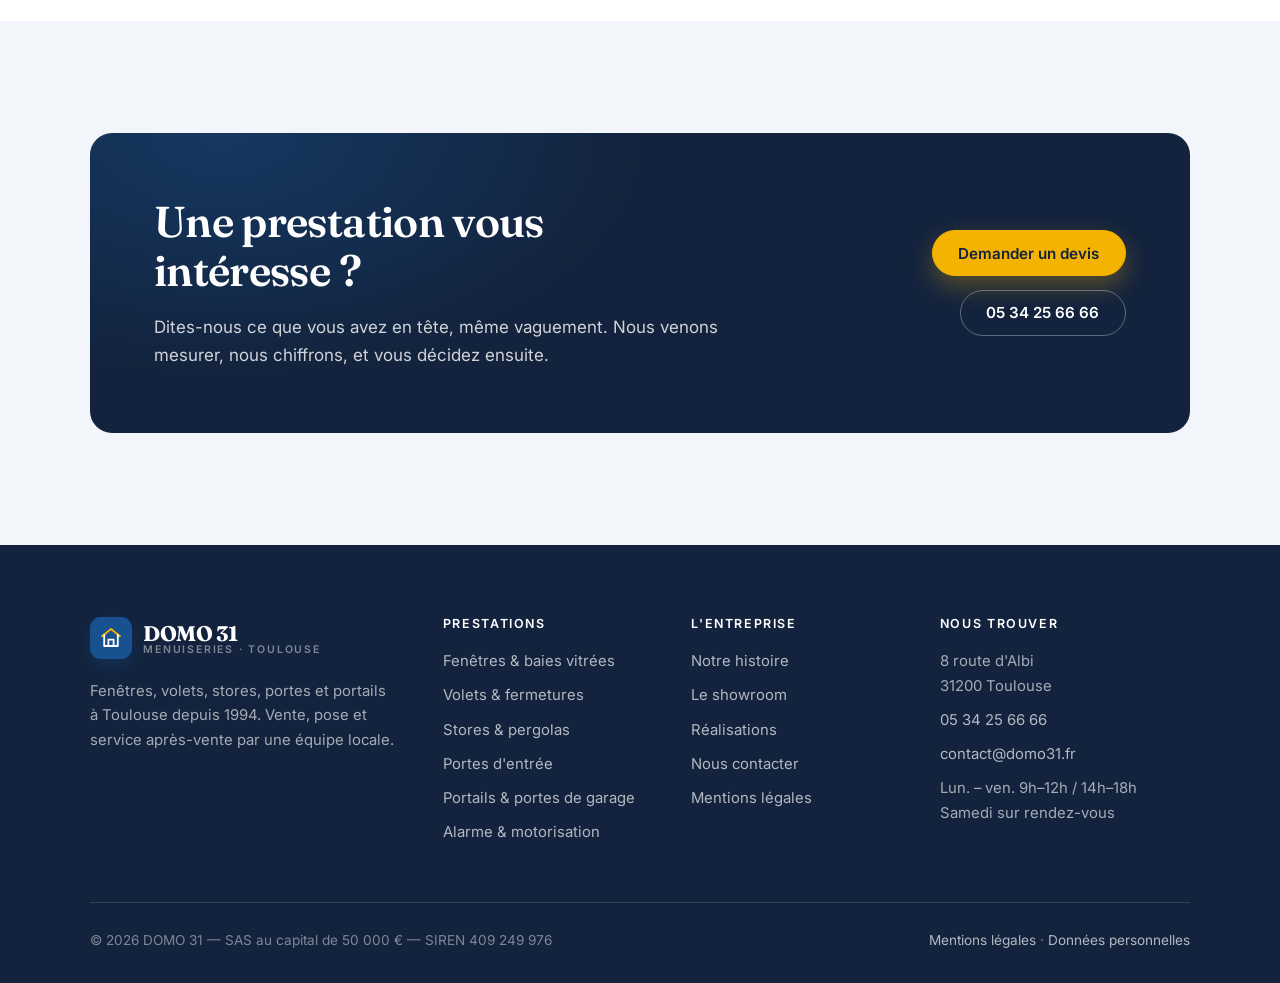
<file: websites/domo31/prestations.html>
<!DOCTYPE html>
<html lang="fr">
<head>
<meta charset="utf-8">
<meta name="viewport" content="width=device-width, initial-scale=1">
<title>Nos prestations — Menuiseries, fermetures et stores à Toulouse — DOMO 31</title>
<meta name="description" content="Fenêtres, baies vitrées, volets roulants, stores bannes, pergolas, portes d'entrée, portails et automatismes. Vente et pose à Toulouse par DOMO 31.">
<link rel="canonical" href="https://www.domo31.fr/prestations.html">
<meta name="theme-color" content="#17518f">
<meta property="og:type" content="website">
<meta property="og:locale" content="fr_FR">
<meta property="og:site_name" content="DOMO 31">
<meta property="og:title" content="Nos prestations — Menuiseries, fermetures et stores à Toulouse — DOMO 31">
<meta property="og:description" content="Fenêtres, baies vitrées, volets roulants, stores bannes, pergolas, portes d'entrée, portails et automatismes. Vente et pose à Toulouse par DOMO 31.">
<meta property="og:url" content="https://www.domo31.fr/prestations.html">
<link rel="icon" href="assets/img/favicon.svg" type="image/svg+xml">
<link rel="preconnect" href="https://fonts.googleapis.com">
<link rel="preconnect" href="https://fonts.gstatic.com" crossorigin>
<link href="https://fonts.googleapis.com/css2?family=Fraunces:opsz,wght@9..144,500;9..144,600;9..144,700&family=Inter:wght@400;500;600;700&display=swap" rel="stylesheet">
<link rel="stylesheet" href="assets/css/style.css">
</head>
<body>

<a class="visuellement-cache" href="#contenu">Aller au contenu principal</a>

<div class="bandeau-info">
  <div class="conteneur">
    <ul class="bandeau-info__liste" style="list-style:none;margin:0;padding:0">
      <li>Showroom de 250 m² &middot; 8 route d'Albi, 31200 Toulouse</li>
      <li>Du lundi au vendredi&nbsp;: 9h–12h / 14h–18h</li>
    </ul>
    <p style="margin:0">Un projet&nbsp;? <a href="tel:+33534256666">05 34 25 66 66</a></p>
  </div>
</div>

<header class="entete">
  <div class="conteneur">
    <a class="logo" href="index.html" aria-label="DOMO 31 — accueil">
      <span class="logo__marque" aria-hidden="true">
        <svg width="24" height="24" viewBox="0 0 24 24" fill="none" stroke="#fff" stroke-width="1.8" stroke-linecap="round" stroke-linejoin="round">
          <path d="M3 10.2 12 3l9 7.2" stroke="#f5b301"/><path d="M5.2 9v11h13.6V9"/><path d="M9.4 20v-6.4h5.2V20"/>
        </svg>
      </span>
      <span class="logo__texte">
        <span class="logo__nom">DOMO 31</span>
        <span class="logo__baseline">Menuiseries &middot; Toulouse</span>
      </span>
    </a>

    <button class="burger" type="button" data-burger aria-expanded="false" aria-controls="navigation-principale" aria-label="Ouvrir le menu">
      <span class="burger__barres" aria-hidden="true"></span>
    </button>

    <nav class="nav" id="navigation-principale" data-nav aria-label="Navigation principale">
      <ul class="nav__liste">
        <li><a class="nav__lien" href="index.html">Accueil</a></li>
        <li><a class="nav__lien" href="prestations.html" aria-current="page">Prestations</a></li>
        <li><a class="nav__lien" href="realisations.html">Réalisations</a></li>
        <li><a class="nav__lien" href="entreprise.html">L'entreprise</a></li>
        <li><a class="nav__lien" href="contact.html">Contact</a></li>
      </ul>
      <a class="btn btn--primaire" href="contact.html">Devis gratuit</a>
    </nav>
  </div>
</header>

<main id="contenu">
<section class="banniere">
  <div class="conteneur">
    <p class="fil-ariane"><a href="index.html">Accueil</a><span>/</span>Prestations</p>
    <h1>Nos prestations</h1>
    <p class="chapeau">Menuiseries extérieures, fermetures, protections solaires et automatismes. Vente et pose à Toulouse et en Haute-Garonne, en neuf comme en rénovation.</p>
    <div class="groupe-btn" style="margin-top:2rem">
      <a class="btn btn--primaire" href="contact.html">Demander un devis gratuit</a>
      <a class="btn btn--secondaire" href="#fenetres">Parcourir les prestations</a>
    </div>
  </div>
</section>

<section class="section">
  <div class="conteneur">

    <article class="prestation-detail" id="fenetres">
      <div class="duo">
        <div>
          <p class="surtitre">01 — Fenêtres</p>
          <h2>Fenêtres &amp; baies vitrées</h2>
          <p>C'est par les fenêtres que part une bonne partie du confort d'une maison&nbsp;: la chaleur en hiver, la fraîcheur en été, le bruit de la rocade. Nous remplaçons vos ouvertures en rénovation (sur l'ancien dormant) ou en dépose totale lorsque le bâti l'exige, et nous vous expliquons pourquoi l'une plutôt que l'autre.</p>
          <ul>
            <li>Fenêtres et portes-fenêtres PVC, aluminium ou mixte</li>
            <li>Baies coulissantes, à galandage, grandes largeurs</li>
            <li>Double et triple vitrage, vitrage acoustique, contrôle solaire</li>
            <li>Oscillo-battant, châssis fixes, formes cintrées sur mesure</li>
          </ul>
          <div class="tableau-defilant">
            <table class="tableau-materiaux">
              <caption class="visuellement-cache">Comparatif des matériaux de menuiserie</caption>
              <thead><tr><th scope="col">Matériau</th><th scope="col">Points forts</th><th scope="col">À savoir</th></tr></thead>
              <tbody>
                <tr><td>PVC</td><td>Excellent rapport isolation / prix, entretien minimal</td><td>Profilés plus larges, gamme de teintes plus limitée</td></tr>
                <tr><td>Aluminium</td><td>Profilés fins, très grandes dimensions, toutes teintes RAL</td><td>Budget supérieur&nbsp;; exige une rupture de pont thermique</td></tr>
                <tr><td>Mixte bois-alu</td><td>Chaleur du bois côté intérieur, alu sans entretien dehors</td><td>Le plus haut de gamme, délais souvent plus longs</td></tr>
              </tbody>
            </table>
          </div>
        </div>
        <div class="duo__visuel" role="img" aria-label="Fenêtre oscillo-battante en coupe">
          <svg viewBox="0 0 400 300" preserveAspectRatio="xMidYMid slice" xmlns="http://www.w3.org/2000/svg">
            <rect width="400" height="300" fill="#eef3fa"/>
            <rect x="70" y="34" width="260" height="232" rx="4" fill="#fff" stroke="#3f5c7d" stroke-width="8"/>
            <rect x="86" y="50" width="110" height="200" fill="#cfe0f2" opacity=".8"/>
            <rect x="204" y="50" width="110" height="200" fill="#cfe0f2" opacity=".5"/>
            <rect x="192" y="34" width="16" height="232" fill="#3f5c7d"/>
            <rect x="176" y="140" width="12" height="34" rx="6" fill="#17518f"/>
            <path d="M204 50 314 250" stroke="#fff" stroke-width="3" opacity=".7"/>
          </svg>
        </div>
      </div>
    </article>

    <article class="prestation-detail" id="volets">
      <div class="duo duo--inverse">
        <div class="duo__visuel" role="img" aria-label="Volet roulant motorisé">
          <svg viewBox="0 0 400 300" preserveAspectRatio="xMidYMid slice" xmlns="http://www.w3.org/2000/svg">
            <rect width="400" height="300" fill="#f1f6fb"/>
            <rect x="80" y="40" width="240" height="30" rx="5" fill="#3f5c7d"/>
            <g fill="#9db5cc">
              <rect x="86" y="76" width="228" height="16" rx="4"/><rect x="86" y="98" width="228" height="16" rx="4"/>
              <rect x="86" y="120" width="228" height="16" rx="4"/><rect x="86" y="142" width="228" height="16" rx="4" opacity=".85"/>
              <rect x="86" y="164" width="228" height="16" rx="4" opacity=".7"/>
            </g>
            <rect x="86" y="188" width="228" height="72" fill="#cfe0f2" opacity=".7"/>
            <rect x="80" y="256" width="240" height="10" rx="4" fill="#3f5c7d"/>
            <circle cx="344" cy="150" r="18" fill="#17518f"/>
            <path d="M338 150h12M344 144v12" stroke="#fff" stroke-width="3" stroke-linecap="round"/>
          </svg>
        </div>
        <div>
          <p class="surtitre">02 — Fermetures</p>
          <h2>Volets &amp; fermetures</h2>
          <p>Un volet, c'est trois choses à la fois&nbsp;: de l'isolation supplémentaire, de l'occultation et une barrière de plus contre l'effraction. Nous posons du volet roulant en rénovation comme en bloc-baie, ainsi que les volets battants et coulissants qui conviennent aux façades toulousaines.</p>
          <ul>
            <li>Volets roulants rénovation, coffre tunnel ou bloc-baie</li>
            <li>Volets battants et coulissants, PVC ou aluminium</li>
            <li>Motorisation filaire, radio, solaire — pilotage par télécommande ou smartphone</li>
            <li>Persiennes, brise-soleil orientables, moustiquaires</li>
            <li>Remplacement de tablier et dépannage sur l'existant</li>
          </ul>
        </div>
      </div>
    </article>

    <article class="prestation-detail" id="stores">
      <div class="duo">
        <div>
          <p class="surtitre">03 — Protection solaire</p>
          <h2>Stores &amp; pergolas</h2>
          <p>À Toulouse, la question n'est pas de savoir s'il fera chaud, mais combien de semaines. Un store banne bien dimensionné ou une pergola à lames orientables change complètement l'usage d'une terrasse exposée sud ou ouest — et fait baisser la température de la pièce derrière.</p>
          <ul>
            <li>Stores bannes coffre intégral, semi-coffre ou monobloc</li>
            <li>Pergolas bioclimatiques à lames orientables, en aluminium</li>
            <li>Stores screens, vénitiens extérieurs, stores intérieurs</li>
            <li>Automatismes&nbsp;: capteurs vent et soleil, éclairage LED intégré</li>
          </ul>
          <p style="font-size:.93rem;color:var(--ardoise-clair)">Le choix de la toile compte autant que la structure&nbsp;: nous vous montrons les collections au showroom, sous la lumière du jour plutôt que sur un écran.</p>
        </div>
        <div class="duo__visuel" role="img" aria-label="Store banne déployé au-dessus d'une terrasse">
          <svg viewBox="0 0 400 300" preserveAspectRatio="xMidYMid slice" xmlns="http://www.w3.org/2000/svg">
            <rect width="400" height="300" fill="#f9fbfe"/>
            <rect x="0" y="0" width="400" height="70" fill="#dfe9f4"/>
            <path d="M40 70h320l-30 96H70z" fill="#17518f" opacity=".85"/>
            <path d="M70 166h260" stroke="#0f3a6b" stroke-width="8" stroke-linecap="round"/>
            <g fill="#f5b301">
              <path d="M96 70h34l-11 96H96z" opacity=".85"/><path d="M176 70h34l-4 96h-30z" opacity=".85"/><path d="M256 70h34l4 96h-30z" opacity=".85"/>
            </g>
            <rect x="0" y="236" width="400" height="64" fill="#d9e4ef"/>
            <rect x="120" y="196" width="160" height="12" rx="6" fill="#3f5c7d" opacity=".35"/>
          </svg>
        </div>
      </div>
    </article>

    <article class="prestation-detail" id="portes">
      <div class="duo duo--inverse">
        <div class="duo__visuel" role="img" aria-label="Porte d'entrée contemporaine">
          <svg viewBox="0 0 400 300" preserveAspectRatio="xMidYMid slice" xmlns="http://www.w3.org/2000/svg">
            <rect width="400" height="300" fill="#eaeff6"/>
            <rect x="130" y="26" width="140" height="248" rx="4" fill="#1c3252"/>
            <g fill="#cfe0f2" opacity=".55">
              <rect x="152" y="52" width="22" height="80" rx="3"/><rect x="182" y="52" width="22" height="80" rx="3"/><rect x="212" y="52" width="22" height="80" rx="3"/>
            </g>
            <rect x="248" y="130" width="8" height="60" rx="4" fill="#f5b301"/>
            <rect x="118" y="274" width="164" height="10" rx="4" fill="#a9bccd"/>
            <g stroke="#a9bccd" stroke-width="2"><path d="M100 26v248M300 26v248"/></g>
          </svg>
        </div>
        <div>
          <p class="surtitre">04 — Accès</p>
          <h2>Portes d'entrée</h2>
          <p>Une porte d'entrée doit tenir trois rôles sans en sacrifier aucun&nbsp;: isoler, résister et donner le ton de la maison. Nous travaillons des panneaux isolants en aluminium et en PVC, avec des serrures multipoints et, si vous le souhaitez, une ouverture sans clé.</p>
          <ul>
            <li>Portes d'entrée aluminium et PVC, sur mesure</li>
            <li>Serrures multipoints, cylindres de sûreté</li>
            <li>Ouverture par badge, code ou empreinte</li>
            <li>Portes de service, portes-fenêtres, ensembles avec imposte</li>
          </ul>
        </div>
      </div>
    </article>

    <article class="prestation-detail" id="portails">
      <div class="duo">
        <div>
          <p class="surtitre">05 — Extérieur</p>
          <h2>Portails, clôtures &amp; portes de garage</h2>
          <p>Le portail donne le caractère de l'entrée et fixe le niveau de sécurité de la parcelle. Nous le dessinons avec vous — plein, ajouré, à lames larges — puis nous coordonnons la clôture, le portillon et la motorisation pour que l'ensemble se tienne.</p>
          <ul>
            <li>Portails battants et coulissants en aluminium sur mesure</li>
            <li>Clôtures, portillons et occultations assortis</li>
            <li>Portes de garage sectionnelles, enroulables ou basculantes</li>
            <li>Motorisation, télécommandes, interphone et visiophone</li>
          </ul>
        </div>
        <div class="duo__visuel" role="img" aria-label="Portail aluminium à lames horizontales">
          <svg viewBox="0 0 400 300" preserveAspectRatio="xMidYMid slice" xmlns="http://www.w3.org/2000/svg">
            <rect width="400" height="300" fill="#edf1f7"/>
            <rect x="0" y="240" width="400" height="60" fill="#d5dde8"/>
            <rect x="46" y="80" width="308" height="160" rx="5" fill="#24405f"/>
            <g fill="#edf1f7" opacity=".2">
              <rect x="60" y="94" width="280" height="14" rx="3"/><rect x="60" y="116" width="280" height="14" rx="3"/>
              <rect x="60" y="138" width="280" height="14" rx="3"/><rect x="60" y="160" width="280" height="14" rx="3"/>
              <rect x="60" y="182" width="280" height="14" rx="3"/><rect x="60" y="204" width="280" height="14" rx="3"/>
            </g>
            <rect x="196" y="80" width="8" height="160" fill="#17518f"/>
            <rect x="30" y="70" width="18" height="180" rx="4" fill="#17518f" opacity=".9"/>
            <rect x="352" y="70" width="18" height="180" rx="4" fill="#17518f" opacity=".9"/>
          </svg>
        </div>
      </div>
    </article>

    <article class="prestation-detail" id="securite">
      <div class="duo duo--inverse">
        <div class="duo__visuel" role="img" aria-label="Pilotage domotique de la maison">
          <svg viewBox="0 0 400 300" preserveAspectRatio="xMidYMid slice" xmlns="http://www.w3.org/2000/svg">
            <rect width="400" height="300" fill="#14243f"/>
            <circle cx="200" cy="150" r="100" fill="#17518f" opacity=".12"/>
            <circle cx="200" cy="150" r="66" fill="#17518f" opacity=".16"/>
            <rect x="164" y="96" width="72" height="126" rx="12" fill="#f4f8fc"/>
            <rect x="174" y="112" width="52" height="86" rx="4" fill="#1c3252"/>
            <g fill="#f5b301"><rect x="182" y="122" width="36" height="8" rx="4"/><rect x="182" y="138" width="24" height="8" rx="4" opacity=".7"/><rect x="182" y="154" width="30" height="8" rx="4" opacity=".5"/></g>
            <circle cx="200" cy="210" r="5" fill="#7b93ad"/>
            <g stroke="#f5b301" stroke-width="2" fill="none" opacity=".5">
              <path d="M120 150a80 80 0 0 1 20-52M280 150a80 80 0 0 0-20-52M120 150a80 80 0 0 0 20 52M280 150a80 80 0 0 1-20 52"/>
            </g>
          </svg>
        </div>
        <div>
          <p class="surtitre">06 — Sécurité &amp; domotique</p>
          <h2>Alarme, motorisation &amp; pilotage</h2>
          <p>«&nbsp;Domo&nbsp;», c'est la maison. L'entreprise est née autour de l'alarme et de l'automatisme, et nous continuons à équiper les logements que nous connaissons de bout en bout&nbsp;: le volet, le portail et la centrale parlent la même langue.</p>
          <ul>
            <li>Systèmes d'alarme sans fil, détecteurs d'ouverture et de mouvement</li>
            <li>Motorisation de volets, portails et portes de garage existants</li>
            <li>Pilotage centralisé depuis un smartphone, scénarios jour / nuit / absence</li>
            <li>Interphonie et visiophonie</li>
          </ul>
        </div>
      </div>
    </article>

  </div>
</section>

<section class="section section--brume">
  <div class="conteneur">
    <div class="cta">
      <div>
        <h2 style="margin-bottom:.4em">Une prestation vous intéresse&nbsp;?</h2>
        <p>Dites-nous ce que vous avez en tête, même vaguement. Nous venons mesurer, nous chiffrons, et vous décidez ensuite.</p>
      </div>
      <div class="groupe-btn">
        <a class="btn btn--accent" href="contact.html">Demander un devis</a>
        <a class="btn btn--secondaire" href="tel:+33534256666">05 34 25 66 66</a>
      </div>
    </div>
  </div>
</section>
</main>

<footer class="pied">
  <div class="conteneur">
    <div class="pied__grille">
      <div>
        <span class="logo">
          <span class="logo__marque" aria-hidden="true">
            <svg width="24" height="24" viewBox="0 0 24 24" fill="none" stroke="#fff" stroke-width="1.8" stroke-linecap="round" stroke-linejoin="round">
              <path d="M3 10.2 12 3l9 7.2" stroke="#f5b301"/><path d="M5.2 9v11h13.6V9"/><path d="M9.4 20v-6.4h5.2V20"/>
            </svg>
          </span>
          <span class="logo__texte">
            <span class="logo__nom">DOMO 31</span>
            <span class="logo__baseline">Menuiseries &middot; Toulouse</span>
          </span>
        </span>
        <p class="pied__intro">Fenêtres, volets, stores, portes et portails à Toulouse depuis 1994. Vente, pose et service après-vente par une équipe locale.</p>
      </div>

      <div>
        <h4>Prestations</h4>
        <ul>
          <li><a href="prestations.html#fenetres">Fenêtres &amp; baies vitrées</a></li>
          <li><a href="prestations.html#volets">Volets &amp; fermetures</a></li>
          <li><a href="prestations.html#stores">Stores &amp; pergolas</a></li>
          <li><a href="prestations.html#portes">Portes d'entrée</a></li>
          <li><a href="prestations.html#portails">Portails &amp; portes de garage</a></li>
          <li><a href="prestations.html#securite">Alarme &amp; motorisation</a></li>
        </ul>
      </div>

      <div>
        <h4>L'entreprise</h4>
        <ul>
          <li><a href="entreprise.html">Notre histoire</a></li>
          <li><a href="entreprise.html#showroom">Le showroom</a></li>
          <li><a href="realisations.html">Réalisations</a></li>
          <li><a href="contact.html">Nous contacter</a></li>
          <li><a href="mentions-legales.html">Mentions légales</a></li>
        </ul>
      </div>

      <div>
        <h4>Nous trouver</h4>
        <ul>
          <li>8 route d'Albi<br>31200 Toulouse</li>
          <li><a href="tel:+33534256666">05 34 25 66 66</a></li>
          <li><a href="mailto:contact@domo31.fr">contact@domo31.fr</a></li>
          <li>Lun. – ven. 9h–12h / 14h–18h<br>Samedi sur rendez-vous</li>
        </ul>
      </div>
    </div>

    <div class="pied__bas">
      <p style="margin:0">&copy; <span data-annee>2026</span> DOMO 31 — SAS au capital de 50 000 € — SIREN 409 249 976</p>
      <p style="margin:0"><a href="mentions-legales.html">Mentions légales</a> &middot; <a href="mentions-legales.html#donnees">Données personnelles</a></p>
    </div>
  </div>
</footer>

<div class="barre-mobile">
  <a class="btn btn--secondaire" href="tel:+33534256666">Appeler</a>
  <a class="btn btn--primaire" href="contact.html">Devis gratuit</a>
</div>

<script src="assets/js/main.js" defer></script>
</body>
</html>
</file>
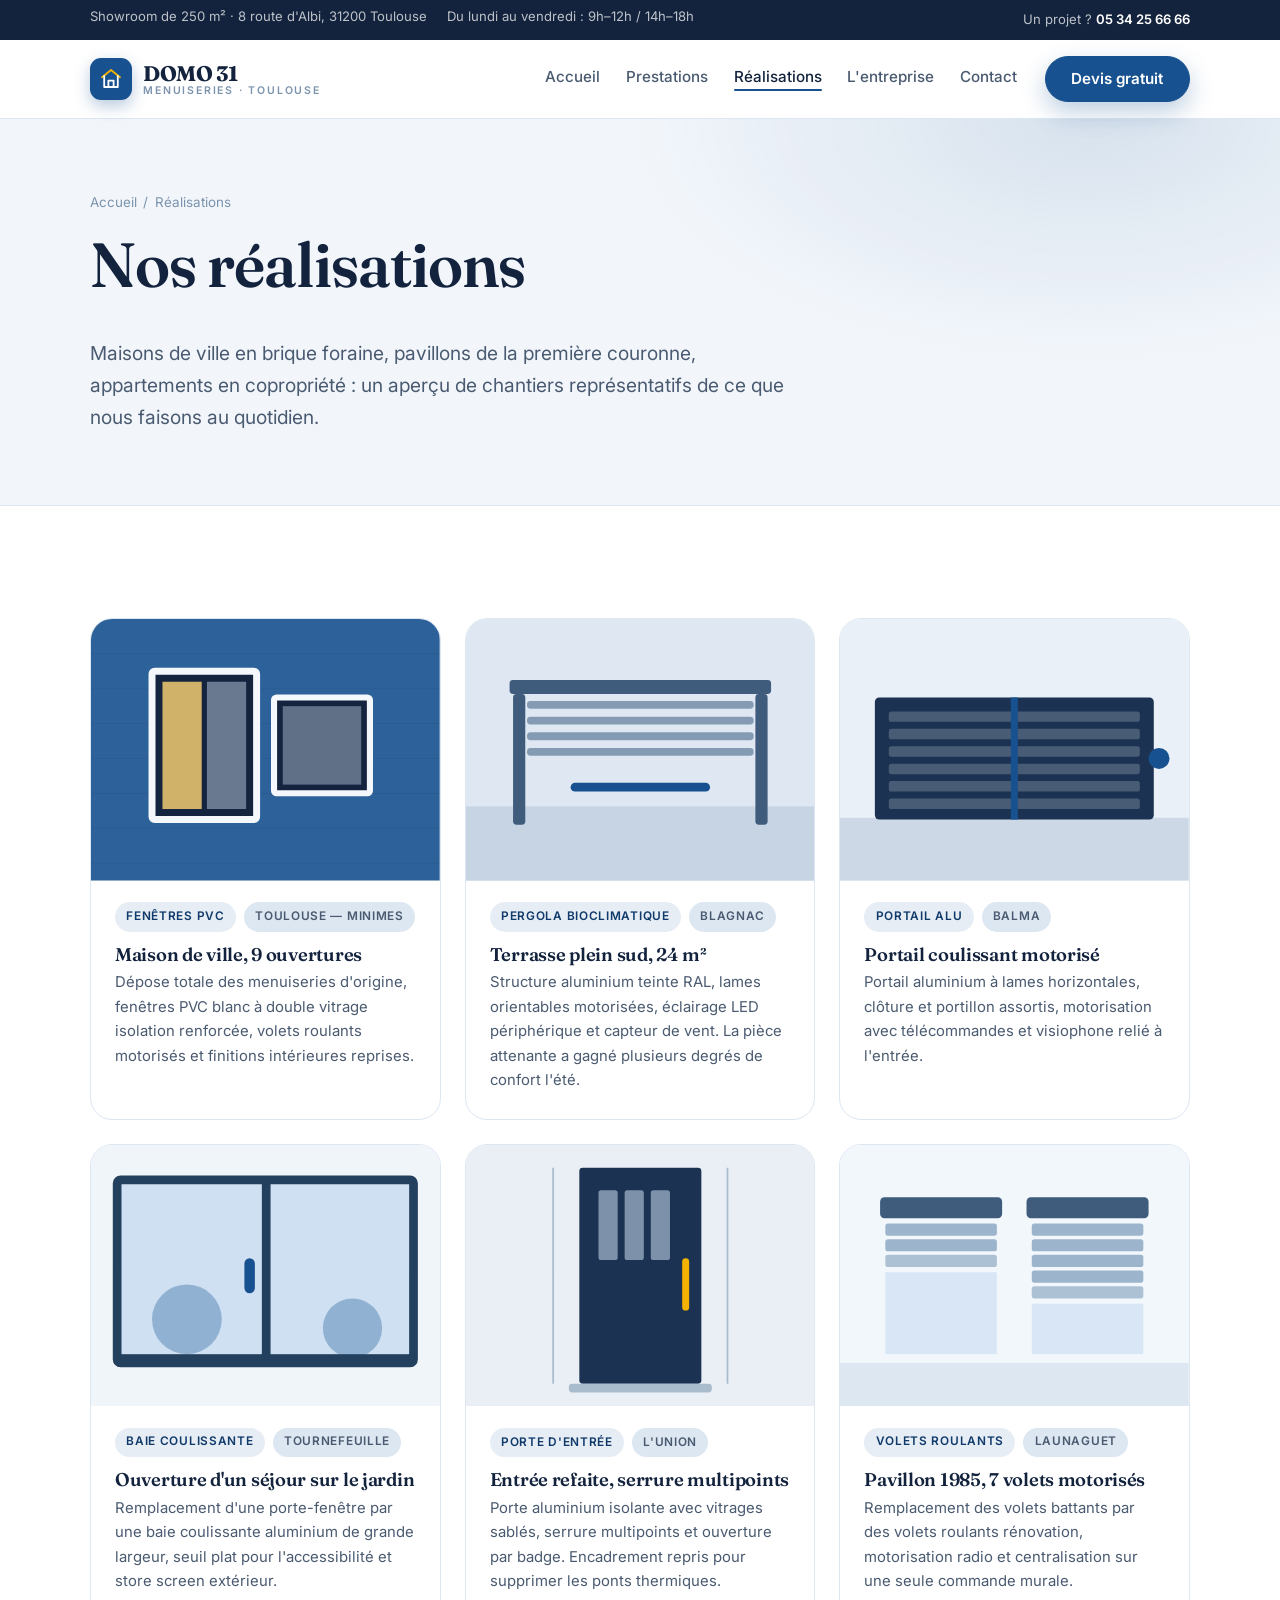
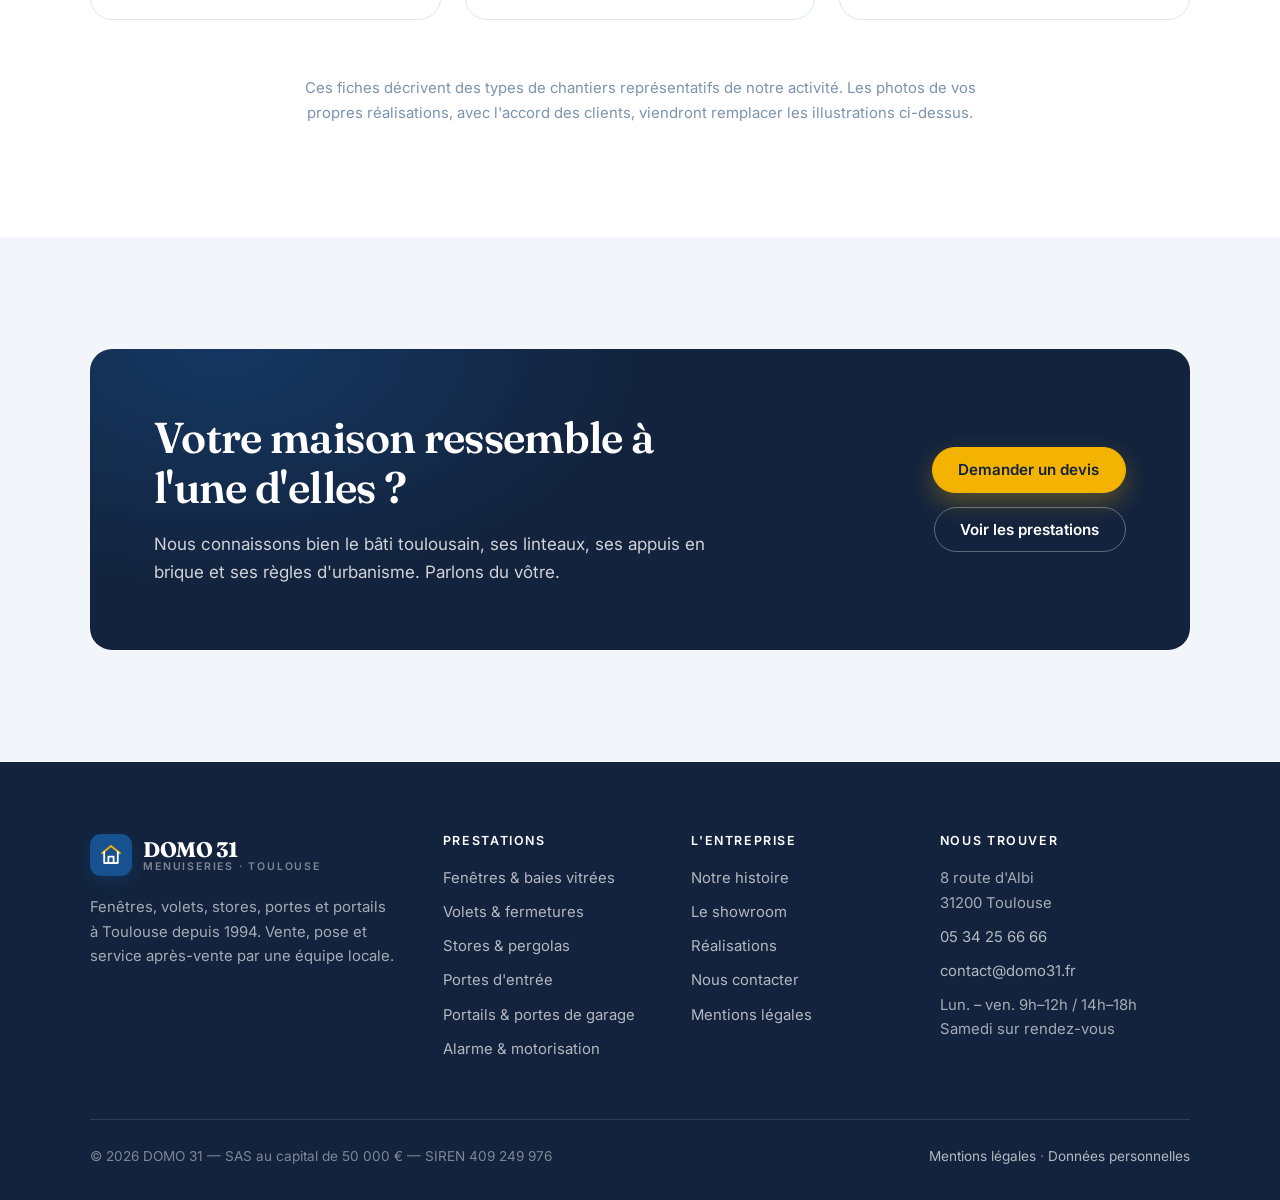
<file: websites/domo31/realisations.html>
<!DOCTYPE html>
<html lang="fr">
<head>
<meta charset="utf-8">
<meta name="viewport" content="width=device-width, initial-scale=1">
<title>Réalisations — Chantiers de menuiseries à Toulouse — DOMO 31</title>
<meta name="description" content="Exemples de chantiers réalisés par DOMO 31 à Toulouse et alentour : fenêtres, pergolas, portails, portes d'entrée et volets motorisés.">
<link rel="canonical" href="https://www.domo31.fr/realisations.html">
<meta name="theme-color" content="#17518f">
<meta property="og:type" content="website">
<meta property="og:locale" content="fr_FR">
<meta property="og:site_name" content="DOMO 31">
<meta property="og:title" content="Réalisations — Chantiers de menuiseries à Toulouse — DOMO 31">
<meta property="og:description" content="Exemples de chantiers réalisés par DOMO 31 à Toulouse et alentour : fenêtres, pergolas, portails, portes d'entrée et volets motorisés.">
<meta property="og:url" content="https://www.domo31.fr/realisations.html">
<link rel="icon" href="assets/img/favicon.svg" type="image/svg+xml">
<link rel="preconnect" href="https://fonts.googleapis.com">
<link rel="preconnect" href="https://fonts.gstatic.com" crossorigin>
<link href="https://fonts.googleapis.com/css2?family=Fraunces:opsz,wght@9..144,500;9..144,600;9..144,700&family=Inter:wght@400;500;600;700&display=swap" rel="stylesheet">
<link rel="stylesheet" href="assets/css/style.css">
</head>
<body>

<a class="visuellement-cache" href="#contenu">Aller au contenu principal</a>

<div class="bandeau-info">
  <div class="conteneur">
    <ul class="bandeau-info__liste" style="list-style:none;margin:0;padding:0">
      <li>Showroom de 250 m² &middot; 8 route d'Albi, 31200 Toulouse</li>
      <li>Du lundi au vendredi&nbsp;: 9h–12h / 14h–18h</li>
    </ul>
    <p style="margin:0">Un projet&nbsp;? <a href="tel:+33534256666">05 34 25 66 66</a></p>
  </div>
</div>

<header class="entete">
  <div class="conteneur">
    <a class="logo" href="index.html" aria-label="DOMO 31 — accueil">
      <span class="logo__marque" aria-hidden="true">
        <svg width="24" height="24" viewBox="0 0 24 24" fill="none" stroke="#fff" stroke-width="1.8" stroke-linecap="round" stroke-linejoin="round">
          <path d="M3 10.2 12 3l9 7.2" stroke="#f5b301"/><path d="M5.2 9v11h13.6V9"/><path d="M9.4 20v-6.4h5.2V20"/>
        </svg>
      </span>
      <span class="logo__texte">
        <span class="logo__nom">DOMO 31</span>
        <span class="logo__baseline">Menuiseries &middot; Toulouse</span>
      </span>
    </a>

    <button class="burger" type="button" data-burger aria-expanded="false" aria-controls="navigation-principale" aria-label="Ouvrir le menu">
      <span class="burger__barres" aria-hidden="true"></span>
    </button>

    <nav class="nav" id="navigation-principale" data-nav aria-label="Navigation principale">
      <ul class="nav__liste">
        <li><a class="nav__lien" href="index.html">Accueil</a></li>
        <li><a class="nav__lien" href="prestations.html">Prestations</a></li>
        <li><a class="nav__lien" href="realisations.html" aria-current="page">Réalisations</a></li>
        <li><a class="nav__lien" href="entreprise.html">L'entreprise</a></li>
        <li><a class="nav__lien" href="contact.html">Contact</a></li>
      </ul>
      <a class="btn btn--primaire" href="contact.html">Devis gratuit</a>
    </nav>
  </div>
</header>

<main id="contenu">
<section class="banniere">
  <div class="conteneur">
    <p class="fil-ariane"><a href="index.html">Accueil</a><span>/</span>Réalisations</p>
    <h1>Nos réalisations</h1>
    <p class="chapeau">Maisons de ville en brique foraine, pavillons de la première couronne, appartements en copropriété&nbsp;: un aperçu de chantiers représentatifs de ce que nous faisons au quotidien.</p>
  </div>
</section>

<section class="section">
  <div class="conteneur">
    <div class="galerie">

      <article class="realisation" data-anim>
        <div class="realisation__visuel" role="img" aria-label="Façade en brique avec fenêtres PVC neuves">
          <svg viewBox="0 0 400 300" preserveAspectRatio="xMidYMid slice" xmlns="http://www.w3.org/2000/svg">
            <rect width="400" height="300" fill="#17518f" opacity=".9"/>
            <g stroke="#000" stroke-opacity=".07"><path d="M0 40h400M0 80h400M0 120h400M0 160h400M0 200h400M0 240h400M0 280h400"/></g>
            <rect x="70" y="60" width="120" height="170" rx="3" fill="#14243f" stroke="#f4f8fc" stroke-width="8"/>
            <rect x="82" y="72" width="45" height="146" fill="#ffd873" opacity=".8"/>
            <rect x="133" y="72" width="45" height="146" fill="#cfe0f2" opacity=".45"/>
            <rect x="210" y="90" width="110" height="110" rx="3" fill="#14243f" stroke="#f4f8fc" stroke-width="7"/>
            <rect x="220" y="100" width="90" height="90" fill="#cfe0f2" opacity=".4"/>
          </svg>
        </div>
        <div class="realisation__corps">
          <div class="realisation__meta"><span class="puce">Fenêtres PVC</span><span class="puce puce--neutre">Toulouse — Minimes</span></div>
          <h3>Maison de ville, 9 ouvertures</h3>
          <p>Dépose totale des menuiseries d'origine, fenêtres PVC blanc à double vitrage isolation renforcée, volets roulants motorisés et finitions intérieures reprises.</p>
        </div>
      </article>

      <article class="realisation" data-anim>
        <div class="realisation__visuel" role="img" aria-label="Pergola bioclimatique en aluminium">
          <svg viewBox="0 0 400 300" preserveAspectRatio="xMidYMid slice" xmlns="http://www.w3.org/2000/svg">
            <rect width="400" height="300" fill="#dfe8f2"/>
            <rect x="0" y="215" width="400" height="85" fill="#c6d4e4"/>
            <g fill="#3f5c7d"><rect x="50" y="70" width="300" height="16" rx="4"/><rect x="54" y="86" width="14" height="150" rx="4"/><rect x="332" y="86" width="14" height="150" rx="4"/></g>
            <g fill="#7b93ad" opacity=".9"><rect x="70" y="94" width="260" height="9" rx="4"/><rect x="70" y="112" width="260" height="9" rx="4"/><rect x="70" y="130" width="260" height="9" rx="4"/><rect x="70" y="148" width="260" height="9" rx="4"/></g>
            <rect x="120" y="188" width="160" height="10" rx="5" fill="#17518f"/>
          </svg>
        </div>
        <div class="realisation__corps">
          <div class="realisation__meta"><span class="puce">Pergola bioclimatique</span><span class="puce puce--neutre">Blagnac</span></div>
          <h3>Terrasse plein sud, 24 m²</h3>
          <p>Structure aluminium teinte RAL, lames orientables motorisées, éclairage LED périphérique et capteur de vent. La pièce attenante a gagné plusieurs degrés de confort l'été.</p>
        </div>
      </article>

      <article class="realisation" data-anim>
        <div class="realisation__visuel" role="img" aria-label="Portail coulissant en aluminium">
          <svg viewBox="0 0 400 300" preserveAspectRatio="xMidYMid slice" xmlns="http://www.w3.org/2000/svg">
            <rect width="400" height="300" fill="#eaf0f7"/>
            <rect x="0" y="228" width="400" height="72" fill="#ccd8e5"/>
            <rect x="40" y="90" width="320" height="140" rx="5" fill="#1c3252"/>
            <g fill="#eaf0f7" opacity=".22"><rect x="56" y="106" width="288" height="12" rx="3"/><rect x="56" y="126" width="288" height="12" rx="3"/><rect x="56" y="146" width="288" height="12" rx="3"/><rect x="56" y="166" width="288" height="12" rx="3"/><rect x="56" y="186" width="288" height="12" rx="3"/><rect x="56" y="206" width="288" height="12" rx="3"/></g>
            <rect x="196" y="90" width="8" height="140" fill="#17518f"/>
            <circle cx="366" cy="160" r="12" fill="#17518f"/>
          </svg>
        </div>
        <div class="realisation__corps">
          <div class="realisation__meta"><span class="puce">Portail alu</span><span class="puce puce--neutre">Balma</span></div>
          <h3>Portail coulissant motorisé</h3>
          <p>Portail aluminium à lames horizontales, clôture et portillon assortis, motorisation avec télécommandes et visiophone relié à l'entrée.</p>
        </div>
      </article>

      <article class="realisation" data-anim>
        <div class="realisation__visuel" role="img" aria-label="Baie coulissante à galandage ouvrant sur un jardin">
          <svg viewBox="0 0 400 300" preserveAspectRatio="xMidYMid slice" xmlns="http://www.w3.org/2000/svg">
            <rect width="400" height="300" fill="#f0f5fa"/>
            <rect x="30" y="40" width="340" height="210" rx="4" fill="#cfe0f2"/>
            <rect x="30" y="40" width="340" height="210" rx="4" fill="none" stroke="#24405f" stroke-width="10"/>
            <rect x="196" y="40" width="10" height="210" fill="#24405f"/>
            <g fill="#1f5b96" opacity=".35"><circle cx="110" cy="200" r="40"/><circle cx="300" cy="210" r="34"/></g>
            <rect x="30" y="240" width="340" height="14" fill="#24405f"/>
            <rect x="176" y="130" width="12" height="40" rx="6" fill="#17518f"/>
          </svg>
        </div>
        <div class="realisation__corps">
          <div class="realisation__meta"><span class="puce">Baie coulissante</span><span class="puce puce--neutre">Tournefeuille</span></div>
          <h3>Ouverture d'un séjour sur le jardin</h3>
          <p>Remplacement d'une porte-fenêtre par une baie coulissante aluminium de grande largeur, seuil plat pour l'accessibilité et store screen extérieur.</p>
        </div>
      </article>

      <article class="realisation" data-anim>
        <div class="realisation__visuel" role="img" aria-label="Porte d'entrée aluminium contemporaine">
          <svg viewBox="0 0 400 300" preserveAspectRatio="xMidYMid slice" xmlns="http://www.w3.org/2000/svg">
            <rect width="400" height="300" fill="#eaeff6"/>
            <rect x="130" y="26" width="140" height="248" rx="4" fill="#1c3252"/>
            <g fill="#cfe0f2" opacity=".55"><rect x="152" y="52" width="22" height="80" rx="3"/><rect x="182" y="52" width="22" height="80" rx="3"/><rect x="212" y="52" width="22" height="80" rx="3"/></g>
            <rect x="248" y="130" width="8" height="60" rx="4" fill="#f5b301"/>
            <rect x="118" y="274" width="164" height="10" rx="4" fill="#a9bccd"/>
            <g stroke="#a9bccd" stroke-width="2"><path d="M100 26v248M300 26v248"/></g>
          </svg>
        </div>
        <div class="realisation__corps">
          <div class="realisation__meta"><span class="puce">Porte d'entrée</span><span class="puce puce--neutre">L'Union</span></div>
          <h3>Entrée refaite, serrure multipoints</h3>
          <p>Porte aluminium isolante avec vitrages sablés, serrure multipoints et ouverture par badge. Encadrement repris pour supprimer les ponts thermiques.</p>
        </div>
      </article>

      <article class="realisation" data-anim>
        <div class="realisation__visuel" role="img" aria-label="Volets roulants motorisés sur une façade de pavillon">
          <svg viewBox="0 0 400 300" preserveAspectRatio="xMidYMid slice" xmlns="http://www.w3.org/2000/svg">
            <rect width="400" height="300" fill="#f2f7fc"/>
            <rect x="0" y="250" width="400" height="50" fill="#dde7f2"/>
            <g>
              <rect x="46" y="60" width="140" height="24" rx="5" fill="#3f5c7d"/>
              <g fill="#9db5cc"><rect x="52" y="90" width="128" height="14" rx="3"/><rect x="52" y="108" width="128" height="14" rx="3"/><rect x="52" y="126" width="128" height="14" rx="3" opacity=".8"/></g>
              <rect x="52" y="146" width="128" height="94" fill="#cfe0f2" opacity=".7"/>
            </g>
            <g>
              <rect x="214" y="60" width="140" height="24" rx="5" fill="#3f5c7d"/>
              <g fill="#9db5cc"><rect x="220" y="90" width="128" height="14" rx="3"/><rect x="220" y="108" width="128" height="14" rx="3"/><rect x="220" y="126" width="128" height="14" rx="3"/><rect x="220" y="144" width="128" height="14" rx="3"/><rect x="220" y="162" width="128" height="14" rx="3" opacity=".8"/></g>
              <rect x="220" y="182" width="128" height="58" fill="#cfe0f2" opacity=".7"/>
            </g>
          </svg>
        </div>
        <div class="realisation__corps">
          <div class="realisation__meta"><span class="puce">Volets roulants</span><span class="puce puce--neutre">Launaguet</span></div>
          <h3>Pavillon 1985, 7 volets motorisés</h3>
          <p>Remplacement des volets battants par des volets roulants rénovation, motorisation radio et centralisation sur une seule commande murale.</p>
        </div>
      </article>

    </div>

    <div class="entete-section" style="margin:3.5rem auto 0;text-align:center;max-width:64ch">
      <p style="font-size:.93rem;color:var(--ardoise-clair)">Ces fiches décrivent des types de chantiers représentatifs de notre activité. Les photos de vos propres réalisations, avec l'accord des clients, viendront remplacer les illustrations ci-dessus.</p>
    </div>
  </div>
</section>

<section class="section section--brume">
  <div class="conteneur">
    <div class="cta">
      <div>
        <h2 style="margin-bottom:.4em">Votre maison ressemble à l'une d'elles&nbsp;?</h2>
        <p>Nous connaissons bien le bâti toulousain, ses linteaux, ses appuis en brique et ses règles d'urbanisme. Parlons du vôtre.</p>
      </div>
      <div class="groupe-btn">
        <a class="btn btn--accent" href="contact.html">Demander un devis</a>
        <a class="btn btn--secondaire" href="prestations.html">Voir les prestations</a>
      </div>
    </div>
  </div>
</section>
</main>

<footer class="pied">
  <div class="conteneur">
    <div class="pied__grille">
      <div>
        <span class="logo">
          <span class="logo__marque" aria-hidden="true">
            <svg width="24" height="24" viewBox="0 0 24 24" fill="none" stroke="#fff" stroke-width="1.8" stroke-linecap="round" stroke-linejoin="round">
              <path d="M3 10.2 12 3l9 7.2" stroke="#f5b301"/><path d="M5.2 9v11h13.6V9"/><path d="M9.4 20v-6.4h5.2V20"/>
            </svg>
          </span>
          <span class="logo__texte">
            <span class="logo__nom">DOMO 31</span>
            <span class="logo__baseline">Menuiseries &middot; Toulouse</span>
          </span>
        </span>
        <p class="pied__intro">Fenêtres, volets, stores, portes et portails à Toulouse depuis 1994. Vente, pose et service après-vente par une équipe locale.</p>
      </div>

      <div>
        <h4>Prestations</h4>
        <ul>
          <li><a href="prestations.html#fenetres">Fenêtres &amp; baies vitrées</a></li>
          <li><a href="prestations.html#volets">Volets &amp; fermetures</a></li>
          <li><a href="prestations.html#stores">Stores &amp; pergolas</a></li>
          <li><a href="prestations.html#portes">Portes d'entrée</a></li>
          <li><a href="prestations.html#portails">Portails &amp; portes de garage</a></li>
          <li><a href="prestations.html#securite">Alarme &amp; motorisation</a></li>
        </ul>
      </div>

      <div>
        <h4>L'entreprise</h4>
        <ul>
          <li><a href="entreprise.html">Notre histoire</a></li>
          <li><a href="entreprise.html#showroom">Le showroom</a></li>
          <li><a href="realisations.html">Réalisations</a></li>
          <li><a href="contact.html">Nous contacter</a></li>
          <li><a href="mentions-legales.html">Mentions légales</a></li>
        </ul>
      </div>

      <div>
        <h4>Nous trouver</h4>
        <ul>
          <li>8 route d'Albi<br>31200 Toulouse</li>
          <li><a href="tel:+33534256666">05 34 25 66 66</a></li>
          <li><a href="mailto:contact@domo31.fr">contact@domo31.fr</a></li>
          <li>Lun. – ven. 9h–12h / 14h–18h<br>Samedi sur rendez-vous</li>
        </ul>
      </div>
    </div>

    <div class="pied__bas">
      <p style="margin:0">&copy; <span data-annee>2026</span> DOMO 31 — SAS au capital de 50 000 € — SIREN 409 249 976</p>
      <p style="margin:0"><a href="mentions-legales.html">Mentions légales</a> &middot; <a href="mentions-legales.html#donnees">Données personnelles</a></p>
    </div>
  </div>
</footer>

<div class="barre-mobile">
  <a class="btn btn--secondaire" href="tel:+33534256666">Appeler</a>
  <a class="btn btn--primaire" href="contact.html">Devis gratuit</a>
</div>

<script src="assets/js/main.js" defer></script>
</body>
</html>
</file>
<file: websites/domo31/assets/css/style.css>
/* =========================================================
   DOMO 31 — Menuiseries extérieures à Toulouse
   Feuille de style principale
   ========================================================= */

/* ---------- 1. Design tokens ---------- */
:root {
  /* Palette : le bleu et le jaune de l'enseigne DOMO 31 */
  --bleu: #17518f;
  --bleu-fonce: #0f3a6b;
  --bleu-clair: #c3daf2;
  --jaune: #f5b301;
  --jaune-fonce: #d59a00;
  --jaune-clair: #fdefc4;
  --anthracite: #13233d;
  --ardoise: #4a5a70;
  --ardoise-clair: #7b93ad;
  --brume: #f2f6fb;
  --brume-fonce: #dde7f2;
  --blanc: #ffffff;
  --vert: #2f6b52;

  /* Typographie */
  --titre: "Fraunces", "Iowan Old Style", Georgia, serif;
  --texte: "Inter", -apple-system, BlinkMacSystemFont, "Segoe UI", Roboto, sans-serif;

  /* Rythme */
  --largeur: 1180px;
  --gouttiere: clamp(1.25rem, 4vw, 2.5rem);
  --section: clamp(4rem, 9vw, 7rem);
  --radius: 14px;
  --radius-lg: 22px;

  /* Ombres */
  --ombre-s: 0 1px 2px rgba(19, 35, 61, .06), 0 4px 12px rgba(19, 35, 61, .05);
  --ombre-m: 0 2px 6px rgba(19, 35, 61, .07), 0 18px 40px rgba(19, 35, 61, .10);
  --ombre-l: 0 30px 70px rgba(19, 35, 61, .18);

  --transition: 220ms cubic-bezier(.2, .7, .3, 1);
}

/* ---------- 2. Reset ---------- */
*, *::before, *::after { box-sizing: border-box; }

html { -webkit-text-size-adjust: 100%; scroll-behavior: smooth; }

@media (prefers-reduced-motion: reduce) {
  html { scroll-behavior: auto; }
  *, *::before, *::after { animation-duration: .01ms !important; transition-duration: .01ms !important; }
}

body {
  margin: 0;
  font-family: var(--texte);
  font-size: 1.0625rem;
  line-height: 1.65;
  color: var(--ardoise);
  background: var(--blanc);
  -webkit-font-smoothing: antialiased;
}

img, svg, video { max-width: 100%; height: auto; display: block; }

h1, h2, h3, h4 {
  font-family: var(--titre);
  color: var(--anthracite);
  line-height: 1.15;
  letter-spacing: -.015em;
  margin: 0 0 .6em;
  font-weight: 600;
}

h1 { font-size: clamp(2.3rem, 5.4vw, 3.9rem); }
h2 { font-size: clamp(1.85rem, 3.8vw, 2.7rem); }
h3 { font-size: clamp(1.2rem, 2vw, 1.4rem); }
h4 { font-size: 1.05rem; }

p { margin: 0 0 1.1em; }
p:last-child { margin-bottom: 0; }

a { color: var(--bleu-fonce); text-decoration-thickness: 1px; text-underline-offset: 3px; }
a:hover { color: var(--bleu); }

ul { margin: 0 0 1.1em; padding-left: 1.15em; }
li { margin-bottom: .45em; }

:focus-visible {
  outline: 3px solid var(--bleu);
  outline-offset: 3px;
  border-radius: 4px;
}

/* ---------- 3. Utilitaires ---------- */
.conteneur {
  width: 100%;
  max-width: var(--largeur);
  margin-inline: auto;
  padding-inline: var(--gouttiere);
}

.conteneur--etroit { max-width: 820px; }

.section { padding-block: var(--section); }
.section--brume { background: var(--brume); }
.section--sombre { background: var(--anthracite); color: rgba(255, 255, 255, .78); }
.section--sombre h2, .section--sombre h3 { color: var(--blanc); }

.surtitre {
  display: inline-flex;
  align-items: center;
  gap: .55rem;
  font-size: .8rem;
  font-weight: 600;
  letter-spacing: .14em;
  text-transform: uppercase;
  color: var(--bleu);
  margin-bottom: 1rem;
}
.surtitre::before {
  content: "";
  width: 26px;
  height: 3px;
  background: var(--jaune);
  border-radius: 2px;
}
.section--sombre .surtitre { color: var(--bleu-clair); }
.section--sombre .surtitre::before { background: var(--jaune); }

.chapeau {
  font-size: clamp(1.05rem, 1.6vw, 1.2rem);
  color: var(--ardoise);
  max-width: 60ch;
}
.section--sombre .chapeau { color: rgba(255, 255, 255, .74); }

.entete-section { max-width: 62ch; margin-bottom: clamp(2.5rem, 5vw, 3.5rem); }
.entete-section--centre { margin-inline: auto; text-align: center; }
.entete-section--centre .surtitre { justify-content: center; }

.visuellement-cache {
  position: absolute;
  width: 1px; height: 1px;
  padding: 0; margin: -1px;
  overflow: hidden;
  clip: rect(0 0 0 0);
  white-space: nowrap;
  border: 0;
}

/* ---------- 4. Boutons ---------- */
.btn {
  display: inline-flex;
  align-items: center;
  justify-content: center;
  gap: .55rem;
  padding: .9rem 1.6rem;
  font-family: var(--texte);
  font-size: .95rem;
  font-weight: 600;
  line-height: 1;
  border: 1.5px solid transparent;
  border-radius: 999px;
  cursor: pointer;
  text-decoration: none;
  transition: background var(--transition), color var(--transition),
              border-color var(--transition), transform var(--transition),
              box-shadow var(--transition);
}
.btn:hover { transform: translateY(-2px); }
.btn:active { transform: translateY(0); }

.btn--primaire {
  background: var(--bleu);
  border-color: var(--bleu);
  color: var(--blanc);
  box-shadow: 0 10px 24px rgba(23, 81, 143, .28);
}
.btn--primaire:hover { background: var(--bleu-fonce); border-color: var(--bleu-fonce); color: var(--blanc); }

.btn--secondaire {
  background: transparent;
  border-color: rgba(19, 35, 61, .24);
  color: var(--anthracite);
}
.btn--secondaire:hover { border-color: var(--anthracite); background: rgba(19, 35, 61, .05); color: var(--anthracite); }

.section--sombre .btn--secondaire { border-color: rgba(255, 255, 255, .3); color: var(--blanc); }
.section--sombre .btn--secondaire:hover { background: rgba(255, 255, 255, .1); border-color: var(--blanc); }

.btn--accent {
  background: var(--jaune);
  border-color: var(--jaune);
  color: var(--anthracite);
  box-shadow: 0 10px 24px rgba(245, 179, 1, .3);
}
.btn--accent:hover { background: var(--jaune-fonce); border-color: var(--jaune-fonce); color: var(--anthracite); }

.groupe-btn { display: flex; flex-wrap: wrap; gap: .85rem; }

/* ---------- 5. En-tête ---------- */
.bandeau-info {
  background: var(--anthracite);
  color: rgba(255, 255, 255, .72);
  font-size: .82rem;
}
.bandeau-info .conteneur {
  display: flex;
  flex-wrap: wrap;
  align-items: center;
  justify-content: space-between;
  gap: .5rem 1.5rem;
  min-height: 40px;
}
.bandeau-info a { color: var(--blanc); text-decoration: none; font-weight: 600; }
.bandeau-info a:hover { color: var(--jaune); }
.bandeau-info__liste { display: flex; flex-wrap: wrap; gap: 1.25rem; }

/* sur mobile, on ne garde que le téléphone : l'adresse et les horaires
   sont répétés dans le pied de page et sur la page contact */
@media (max-width: 760px) {
  .bandeau-info .conteneur { justify-content: center; }
  .bandeau-info__liste { display: none; }
}

.entete {
  position: sticky;
  top: 0;
  z-index: 60;
  background: rgba(255, 255, 255, .94);
  backdrop-filter: blur(12px);
  border-bottom: 1px solid var(--brume-fonce);
}
.entete .conteneur {
  display: flex;
  align-items: center;
  justify-content: space-between;
  gap: 1.5rem;
  min-height: 78px;
}

.logo { display: inline-flex; align-items: center; gap: .7rem; text-decoration: none; }
.logo__marque {
  width: 42px; height: 42px;
  flex: 0 0 auto;
  border-radius: 11px;
  background: var(--bleu);
  display: grid; place-items: center;
  box-shadow: 0 6px 16px rgba(23, 81, 143, .3);
}
.logo__texte { display: flex; flex-direction: column; line-height: 1.05; }
.logo__nom {
  font-family: var(--titre);
  font-size: 1.32rem;
  font-weight: 700;
  color: var(--anthracite);
  letter-spacing: -.02em;
}
.logo__baseline {
  font-size: .66rem;
  letter-spacing: .17em;
  text-transform: uppercase;
  color: var(--ardoise-clair);
  font-weight: 600;
}

.nav { display: flex; align-items: center; gap: 1.75rem; }
.nav__liste { display: flex; gap: 1.6rem; list-style: none; margin: 0; padding: 0; }
.nav__lien {
  position: relative;
  font-size: .95rem;
  font-weight: 500;
  color: var(--ardoise);
  text-decoration: none;
  padding-block: .35rem;
}
.nav__lien::after {
  content: "";
  position: absolute;
  left: 0; bottom: 0;
  width: 100%; height: 2px;
  background: var(--bleu);
  border-radius: 2px;
  transform: scaleX(0);
  transform-origin: left;
  transition: transform var(--transition);
}
.nav__lien:hover, .nav__lien[aria-current="page"] { color: var(--anthracite); }
.nav__lien:hover::after, .nav__lien[aria-current="page"]::after { transform: scaleX(1); }

.burger {
  display: none;
  width: 46px; height: 46px;
  border: 1px solid var(--brume-fonce);
  border-radius: 12px;
  background: var(--blanc);
  cursor: pointer;
  padding: 0;
  place-items: center;
}
.burger__barres, .burger__barres::before, .burger__barres::after {
  display: block;
  width: 20px; height: 2px;
  background: var(--anthracite);
  border-radius: 2px;
  transition: transform var(--transition), opacity var(--transition);
}
.burger__barres { position: relative; }
.burger__barres::before, .burger__barres::after { content: ""; position: absolute; left: 0; }
.burger__barres::before { top: -6px; }
.burger__barres::after { top: 6px; }
.burger[aria-expanded="true"] .burger__barres { background: transparent; }
.burger[aria-expanded="true"] .burger__barres::before { transform: translateY(6px) rotate(45deg); }
.burger[aria-expanded="true"] .burger__barres::after { transform: translateY(-6px) rotate(-45deg); }

@media (max-width: 980px) {
  .burger { display: grid; }
  /* le panneau est absolu dans l'en-tête sticky : il suit sa position
     réelle, y compris quand le bandeau d'info est encore visible */
  .nav {
    position: absolute;
    top: 100%;
    left: 0;
    right: 0;
    flex-direction: column;
    align-items: stretch;
    gap: 0;
    background: var(--blanc);
    border-bottom: 1px solid var(--brume-fonce);
    box-shadow: var(--ombre-m);
    padding: 1rem var(--gouttiere) 1.75rem;
    transform: translateY(-140%);
    visibility: hidden;
    transition: transform var(--transition), visibility var(--transition);
    max-height: 72vh;
    overflow-y: auto;
  }
  .nav[data-ouvert="true"] { transform: translateY(0); visibility: visible; }
  .nav__liste { flex-direction: column; gap: 0; }
  .nav__lien { display: block; padding: .95rem 0; border-bottom: 1px solid var(--brume); font-size: 1.05rem; }
  .nav__lien::after { display: none; }
  .nav .btn { margin-top: 1.25rem; width: 100%; }
}

/* ---------- 6. Hero ---------- */
.hero {
  position: relative;
  overflow: hidden;
  background:
    radial-gradient(1000px 520px at 88% -10%, rgba(23, 81, 143, .14), transparent 62%),
    linear-gradient(178deg, var(--brume) 0%, var(--blanc) 78%);
}
.hero::after {
  content: "";
  position: absolute;
  inset: auto 0 0;
  height: 1px;
  background: var(--brume-fonce);
}
.hero .conteneur {
  display: grid;
  grid-template-columns: 1.08fr .92fr;
  gap: clamp(2.5rem, 5vw, 4.5rem);
  align-items: center;
  padding-block: clamp(3.5rem, 8vw, 6rem);
}
.hero__badge {
  display: inline-flex;
  align-items: center;
  gap: .5rem;
  background: var(--blanc);
  border: 1px solid var(--brume-fonce);
  border-radius: 999px;
  padding: .45rem .95rem;
  font-size: .8rem;
  font-weight: 600;
  color: var(--ardoise);
  margin-bottom: 1.5rem;
  box-shadow: var(--ombre-s);
}
.hero__badge span.point {
  width: 8px; height: 8px;
  border-radius: 50%;
  background: var(--jaune);
  box-shadow: 0 0 0 3px rgba(245, 179, 1, .25);
}
.hero h1 { margin-bottom: .5em; }
.hero h1 em { font-style: normal; color: var(--bleu); }
.hero__texte .chapeau { margin-bottom: 2rem; }
.hero .groupe-btn { margin-bottom: 2.25rem; }

.hero__preuves {
  display: flex;
  flex-wrap: wrap;
  gap: 1.25rem 2.25rem;
  padding-top: 1.75rem;
  border-top: 1px solid var(--brume-fonce);
  list-style: none;
  margin: 0;
  padding-left: 0;
}
.hero__preuves li { margin: 0; }
.hero__preuves strong {
  display: block;
  font-family: var(--titre);
  font-size: 1.55rem;
  color: var(--anthracite);
  line-height: 1.1;
}
.hero__preuves span { font-size: .85rem; color: var(--ardoise-clair); }

/* Visuel « façade » dessiné en CSS/SVG — à remplacer par une photo de chantier */
.hero__visuel {
  position: relative;
  aspect-ratio: 4 / 4.4;
  border-radius: var(--radius-lg);
  overflow: hidden;
  box-shadow: var(--ombre-l);
  background: linear-gradient(160deg, #2b323b, #171b21);
}
.hero__visuel svg { width: 100%; height: 100%; }
.hero__etiquette {
  position: absolute;
  left: 1.25rem;
  bottom: 1.25rem;
  right: 1.25rem;
  background: rgba(255, 255, 255, .95);
  backdrop-filter: blur(6px);
  border-radius: var(--radius);
  padding: 1rem 1.15rem;
  display: flex;
  align-items: center;
  gap: .9rem;
  box-shadow: var(--ombre-m);
}
.hero__etiquette strong { display: block; color: var(--anthracite); font-size: .95rem; }
.hero__etiquette span { font-size: .82rem; color: var(--ardoise-clair); }

@media (max-width: 900px) {
  .hero .conteneur { grid-template-columns: 1fr; }
  .hero__visuel { order: -1; aspect-ratio: 5 / 3.4; }
}

/* ---------- 7. Bandeau de confiance ---------- */
.confiance { border-bottom: 1px solid var(--brume-fonce); background: var(--blanc); }
.confiance__grille {
  display: grid;
  grid-template-columns: repeat(4, 1fr);
  gap: 1px;
  background: var(--brume-fonce);
  border-inline: 1px solid var(--brume-fonce);
}
.confiance__item {
  background: var(--blanc);
  padding: 1.85rem 1.5rem;
  text-align: center;
}
.confiance__item strong {
  display: block;
  font-family: var(--titre);
  font-size: 1.05rem;
  color: var(--anthracite);
  margin-bottom: .2rem;
}
.confiance__item span { font-size: .85rem; color: var(--ardoise-clair); }
@media (max-width: 760px) { .confiance__grille { grid-template-columns: repeat(2, 1fr); } }

/* ---------- 8. Cartes prestations ---------- */
.grille-cartes {
  display: grid;
  grid-template-columns: repeat(auto-fit, minmax(280px, 1fr));
  gap: 1.5rem;
}
.carte {
  display: flex;
  flex-direction: column;
  background: var(--blanc);
  border: 1px solid var(--brume-fonce);
  border-radius: var(--radius-lg);
  padding: 2rem 1.75rem;
  transition: transform var(--transition), box-shadow var(--transition), border-color var(--transition);
}
.carte:hover { transform: translateY(-5px); box-shadow: var(--ombre-m); border-color: var(--jaune); }
.carte__icone {
  width: 52px; height: 52px;
  border-radius: 14px;
  background: var(--jaune-clair);
  color: var(--bleu);
  display: grid; place-items: center;
  margin-bottom: 1.4rem;
}
.carte__icone svg { width: 26px; height: 26px; }
.carte h3 { margin-bottom: .5rem; }
.carte p { font-size: .96rem; }
.carte__liste { list-style: none; padding: 0; margin: .9rem 0 0; font-size: .9rem; }
.carte__liste li {
  position: relative;
  padding-left: 1.35rem;
  color: var(--ardoise-clair);
  margin-bottom: .3rem;
}
.carte__liste li::before {
  content: "";
  position: absolute;
  left: 0; top: .62em;
  width: 6px; height: 6px;
  border-radius: 50%;
  background: var(--jaune);
}

/* ---------- 9. Bloc deux colonnes ---------- */
.duo {
  display: grid;
  grid-template-columns: 1fr 1fr;
  gap: clamp(2.5rem, 5vw, 4.5rem);
  align-items: center;
}
.duo--inverse .duo__visuel { order: 2; }
/* sans min-width: 0, une colonne de grille s'élargit au contenu
   (ici le tableau à défilement) et fait déborder la page */
.duo > * { min-width: 0; }
@media (max-width: 880px) {
  .duo { grid-template-columns: 1fr; }
  .duo--inverse .duo__visuel { order: 0; }
}

.duo__visuel {
  border-radius: var(--radius-lg);
  overflow: hidden;
  box-shadow: var(--ombre-m);
  background: linear-gradient(150deg, var(--brume-fonce), var(--brume));
  aspect-ratio: 4 / 3;
}
.duo__visuel svg { width: 100%; height: 100%; }

.liste-atouts { list-style: none; padding: 0; margin: 1.75rem 0 0; }
.liste-atouts li {
  display: flex;
  gap: .9rem;
  padding: .95rem 0;
  border-bottom: 1px solid var(--brume-fonce);
}
.liste-atouts li:last-child { border-bottom: 0; }
.liste-atouts svg { flex: 0 0 auto; width: 22px; height: 22px; color: var(--bleu); margin-top: .15rem; }
.liste-atouts strong { display: block; color: var(--anthracite); font-size: 1rem; }
.liste-atouts span { font-size: .93rem; }

/* ---------- 10. Étapes ---------- */
.etapes {
  display: grid;
  grid-template-columns: repeat(auto-fit, minmax(230px, 1fr));
  gap: 1.5rem;
  counter-reset: etape;
}
.etape {
  position: relative;
  background: var(--blanc);
  border: 1px solid var(--brume-fonce);
  border-radius: var(--radius-lg);
  padding: 2.1rem 1.6rem 1.8rem;
}
.etape::before {
  counter-increment: etape;
  content: "0" counter(etape);
  position: absolute;
  top: -18px; left: 1.6rem;
  font-family: var(--titre);
  font-size: 1.1rem;
  font-weight: 700;
  color: var(--anthracite);
  background: var(--jaune);
  width: 40px; height: 40px;
  border-radius: 12px;
  display: grid; place-items: center;
  box-shadow: 0 8px 18px rgba(245, 179, 1, .35);
}
.etape h3 { font-size: 1.12rem; margin-bottom: .4rem; }
.etape p { font-size: .93rem; margin: 0; }

/* ---------- 11. Réalisations ---------- */
.galerie {
  display: grid;
  grid-template-columns: repeat(auto-fit, minmax(290px, 1fr));
  gap: 1.5rem;
}
.realisation {
  border-radius: var(--radius-lg);
  overflow: hidden;
  background: var(--blanc);
  border: 1px solid var(--brume-fonce);
  transition: transform var(--transition), box-shadow var(--transition);
}
.realisation:hover { transform: translateY(-4px); box-shadow: var(--ombre-m); }
.realisation__visuel { aspect-ratio: 4 / 3; background: var(--brume); }
.realisation__visuel svg { width: 100%; height: 100%; }
.realisation__corps { padding: 1.35rem 1.5rem 1.6rem; }
.realisation__meta {
  display: flex;
  flex-wrap: wrap;
  gap: .5rem;
  margin-bottom: .75rem;
}
.puce {
  font-size: .74rem;
  font-weight: 600;
  letter-spacing: .06em;
  text-transform: uppercase;
  color: var(--bleu-fonce);
  background: rgba(23, 81, 143, .1);
  border-radius: 999px;
  padding: .3rem .7rem;
}
.puce--neutre { color: var(--ardoise); background: var(--brume-fonce); }
.realisation h3 { font-size: 1.15rem; margin-bottom: .35rem; }
.realisation p { font-size: .93rem; margin: 0; }

/* ---------- 12. Zone d'intervention ---------- */
.communes {
  display: flex;
  flex-wrap: wrap;
  gap: .6rem;
  list-style: none;
  padding: 0;
  margin: 1.75rem 0 0;
}
.communes li {
  margin: 0;
  font-size: .9rem;
  background: var(--blanc);
  border: 1px solid var(--brume-fonce);
  border-radius: 999px;
  padding: .45rem 1rem;
  color: var(--ardoise);
}

/* ---------- 13. FAQ ---------- */
.faq { max-width: 820px; margin-inline: auto; }
.faq details {
  border: 1px solid var(--brume-fonce);
  border-radius: var(--radius);
  background: var(--blanc);
  margin-bottom: .85rem;
  overflow: hidden;
}
.faq details[open] { border-color: var(--jaune); box-shadow: var(--ombre-s); }
.faq summary {
  cursor: pointer;
  list-style: none;
  padding: 1.15rem 3rem 1.15rem 1.35rem;
  font-weight: 600;
  color: var(--anthracite);
  position: relative;
}
.faq summary::-webkit-details-marker { display: none; }
.faq summary::after {
  content: "";
  position: absolute;
  right: 1.35rem; top: 50%;
  width: 10px; height: 10px;
  border-right: 2px solid var(--bleu);
  border-bottom: 2px solid var(--bleu);
  transform: translateY(-70%) rotate(45deg);
  transition: transform var(--transition);
}
.faq details[open] summary::after { transform: translateY(-30%) rotate(-135deg); }
.faq__reponse { padding: 0 1.35rem 1.35rem; font-size: .96rem; }

/* ---------- 14. Appel à l'action ---------- */
.cta {
  background:
    radial-gradient(700px 400px at 12% 0%, rgba(23, 81, 143, .45), transparent 60%),
    var(--anthracite);
  color: rgba(255, 255, 255, .8);
  border-radius: var(--radius-lg);
  padding: clamp(2.5rem, 6vw, 4rem);
  display: grid;
  grid-template-columns: 1.25fr .75fr;
  gap: 2.5rem;
  align-items: center;
}
.cta h2 { color: var(--blanc); }
.cta p { margin-bottom: 0; }
.cta .groupe-btn { justify-content: flex-end; }
/* le bloc CTA a un fond sombre : le bouton secondaire doit s'inverser */
.cta .btn--secondaire { border-color: rgba(255, 255, 255, .32); color: var(--blanc); }
.cta .btn--secondaire:hover { background: rgba(255, 255, 255, .12); border-color: var(--blanc); color: var(--blanc); }
@media (max-width: 820px) {
  .cta { grid-template-columns: 1fr; }
  .cta .groupe-btn { justify-content: flex-start; }
}

/* ---------- 15. Formulaire ---------- */
.bloc-contact {
  display: grid;
  grid-template-columns: 1.15fr .85fr;
  gap: clamp(2rem, 5vw, 3.5rem);
  align-items: start;
}
@media (max-width: 900px) { .bloc-contact { grid-template-columns: 1fr; } }

.formulaire {
  background: var(--blanc);
  border: 1px solid var(--brume-fonce);
  border-radius: var(--radius-lg);
  padding: clamp(1.6rem, 4vw, 2.4rem);
  box-shadow: var(--ombre-s);
}
.champs { display: grid; grid-template-columns: 1fr 1fr; gap: 1.1rem; }
.champ { display: flex; flex-direction: column; gap: .4rem; }
.champ--plein { grid-column: 1 / -1; }
@media (max-width: 620px) { .champs { grid-template-columns: 1fr; } }

.champ label { font-size: .87rem; font-weight: 600; color: var(--anthracite); }
.champ label .obligatoire { color: var(--bleu); }
.champ input, .champ select, .champ textarea {
  font-family: inherit;
  font-size: .97rem;
  color: var(--anthracite);
  background: var(--brume);
  border: 1.5px solid transparent;
  border-radius: 10px;
  padding: .8rem .95rem;
  transition: border-color var(--transition), background var(--transition);
  width: 100%;
}
.champ textarea { min-height: 140px; resize: vertical; }
.champ input:focus, .champ select:focus, .champ textarea:focus {
  outline: none;
  background: var(--blanc);
  border-color: var(--bleu);
}
.champ input:user-invalid, .champ textarea:user-invalid { border-color: #c0392b; }

.consentement {
  display: flex;
  gap: .7rem;
  align-items: flex-start;
  font-size: .85rem;
  color: var(--ardoise-clair);
  grid-column: 1 / -1;
}
.consentement input { width: auto; margin-top: .25rem; flex: 0 0 auto; }

.formulaire__pied { margin-top: 1.5rem; display: flex; flex-wrap: wrap; align-items: center; gap: 1rem; }
.formulaire__note { font-size: .82rem; color: var(--ardoise-clair); margin: 0; }

.message-formulaire {
  margin-top: 1.25rem;
  padding: .95rem 1.1rem;
  border-radius: 10px;
  font-size: .92rem;
  background: rgba(47, 107, 82, .1);
  border: 1px solid rgba(47, 107, 82, .3);
  color: var(--vert);
}
.message-formulaire[hidden] { display: none; }

/* ---------- 16. Coordonnées ---------- */
.coordonnees {
  background: var(--brume);
  border-radius: var(--radius-lg);
  padding: clamp(1.6rem, 4vw, 2.2rem);
}
.coordonnees dl { margin: 0; }
.coordonnees dt {
  font-size: .78rem;
  font-weight: 700;
  letter-spacing: .12em;
  text-transform: uppercase;
  color: var(--ardoise-clair);
  margin-bottom: .3rem;
}
.coordonnees dd {
  margin: 0 0 1.5rem;
  color: var(--anthracite);
  font-size: 1rem;
}
.coordonnees dd:last-of-type { margin-bottom: 0; }
.coordonnees a { font-weight: 600; text-decoration: none; }
.coordonnees a:hover { text-decoration: underline; }

.carte-plan {
  margin-top: 1.5rem;
  border-radius: var(--radius);
  overflow: hidden;
  border: 1px solid var(--brume-fonce);
  line-height: 0;
}
.carte-plan iframe { width: 100%; height: 280px; border: 0; }

/* ---------- 17. Bannière de page ---------- */
.banniere {
  background:
    radial-gradient(760px 400px at 85% 0%, rgba(23, 81, 143, .12), transparent 60%),
    var(--brume);
  border-bottom: 1px solid var(--brume-fonce);
  padding-block: clamp(3rem, 6vw, 4.5rem);
}
.fil-ariane { font-size: .84rem; color: var(--ardoise-clair); margin-bottom: 1rem; }
.fil-ariane a { color: var(--ardoise-clair); text-decoration: none; }
.fil-ariane a:hover { color: var(--bleu); }
.fil-ariane span { margin-inline: .4rem; }

/* ---------- 18. Contenu éditorial ---------- */
.prose h2 { margin-top: 2.5rem; }
.prose h2:first-child { margin-top: 0; }
.prose h3 { margin-top: 1.9rem; }
.prose ul li::marker { color: var(--bleu); }

.prestation-detail { scroll-margin-top: 110px; }
.prestation-detail + .prestation-detail { margin-top: clamp(3rem, 7vw, 5rem); padding-top: clamp(3rem, 7vw, 5rem); border-top: 1px solid var(--brume-fonce); }

/* min-width : sur mobile le tableau défile horizontalement
   au lieu d'écraser ses colonnes */
.tableau-materiaux { width: 100%; min-width: 520px; border-collapse: collapse; margin: 1.5rem 0; font-size: .93rem; }
.tableau-materiaux th, .tableau-materiaux td { padding: .85rem 1rem; text-align: left; border-bottom: 1px solid var(--brume-fonce); }
.tableau-materiaux th { font-size: .78rem; text-transform: uppercase; letter-spacing: .1em; color: var(--ardoise-clair); }
.tableau-materiaux td:first-child { font-weight: 600; color: var(--anthracite); }
.tableau-defilant { overflow-x: auto; }

/* ---------- 19. Pied de page ---------- */
.pied {
  background: var(--anthracite);
  color: rgba(255, 255, 255, .62);
  padding-block: clamp(3rem, 6vw, 4.5rem) 2rem;
  font-size: .93rem;
}
.pied__grille {
  display: grid;
  grid-template-columns: 1.5fr 1fr 1fr 1.2fr;
  gap: 2.5rem;
}
@media (max-width: 880px) { .pied__grille { grid-template-columns: 1fr 1fr; } }
@media (max-width: 520px) { .pied__grille { grid-template-columns: 1fr; } }

.pied h4 {
  color: var(--blanc);
  font-family: var(--texte);
  font-size: .78rem;
  letter-spacing: .13em;
  text-transform: uppercase;
  margin-bottom: 1.1rem;
}
.pied ul { list-style: none; padding: 0; margin: 0; }
.pied li { margin-bottom: .6rem; }
.pied a { color: rgba(255, 255, 255, .68); text-decoration: none; }
.pied a:hover { color: var(--blanc); }
.pied .logo__nom { color: var(--blanc); }
.pied .logo__baseline { color: rgba(255, 255, 255, .45); }
.pied__intro { margin-top: 1.2rem; max-width: 34ch; }

.pied__bas {
  margin-top: 3rem;
  padding-top: 1.6rem;
  border-top: 1px solid rgba(255, 255, 255, .12);
  display: flex;
  flex-wrap: wrap;
  justify-content: space-between;
  gap: 1rem;
  font-size: .85rem;
  color: rgba(255, 255, 255, .45);
}

/* ---------- 20. Barre d'action mobile ---------- */
.barre-mobile {
  position: fixed;
  left: 0; right: 0; bottom: 0;
  z-index: 70;
  display: none;
  gap: .6rem;
  padding: .6rem .8rem calc(.6rem + env(safe-area-inset-bottom));
  background: rgba(255, 255, 255, .96);
  backdrop-filter: blur(10px);
  border-top: 1px solid var(--brume-fonce);
}
.barre-mobile .btn { flex: 1; padding-block: .85rem; }
@media (max-width: 700px) {
  .barre-mobile { display: flex; }
  body { padding-bottom: 76px; }
}

/* ---------- 21. Impression ---------- */
@media print {
  .bandeau-info, .entete, .barre-mobile, .burger, .cta .groupe-btn { display: none !important; }
  [data-anim] { opacity: 1 !important; transform: none !important; }
  body { color: #000; font-size: 11pt; }
  .section { padding-block: 1.5rem; }
  a[href^="http"]::after { content: " (" attr(href) ")"; font-size: .8em; color: #555; }
}

/* ---------- 22. Chiffres clés ---------- */
.reperes {
  display: grid;
  grid-template-columns: repeat(4, 1fr);
  gap: 1px;
  background: rgba(255, 255, 255, .13);
  border-radius: var(--radius-lg);
  overflow: hidden;
}
.repere { background: var(--anthracite); padding: 2.2rem 1.5rem; text-align: center; }
.repere strong {
  display: block;
  font-family: var(--titre);
  font-size: clamp(1.7rem, 3vw, 2.1rem);
  color: var(--jaune);
  line-height: 1.1;
  margin-bottom: .25rem;
}
.repere span { font-size: .88rem; }
@media (max-width: 760px) { .reperes { grid-template-columns: repeat(2, 1fr); } }
</file>
